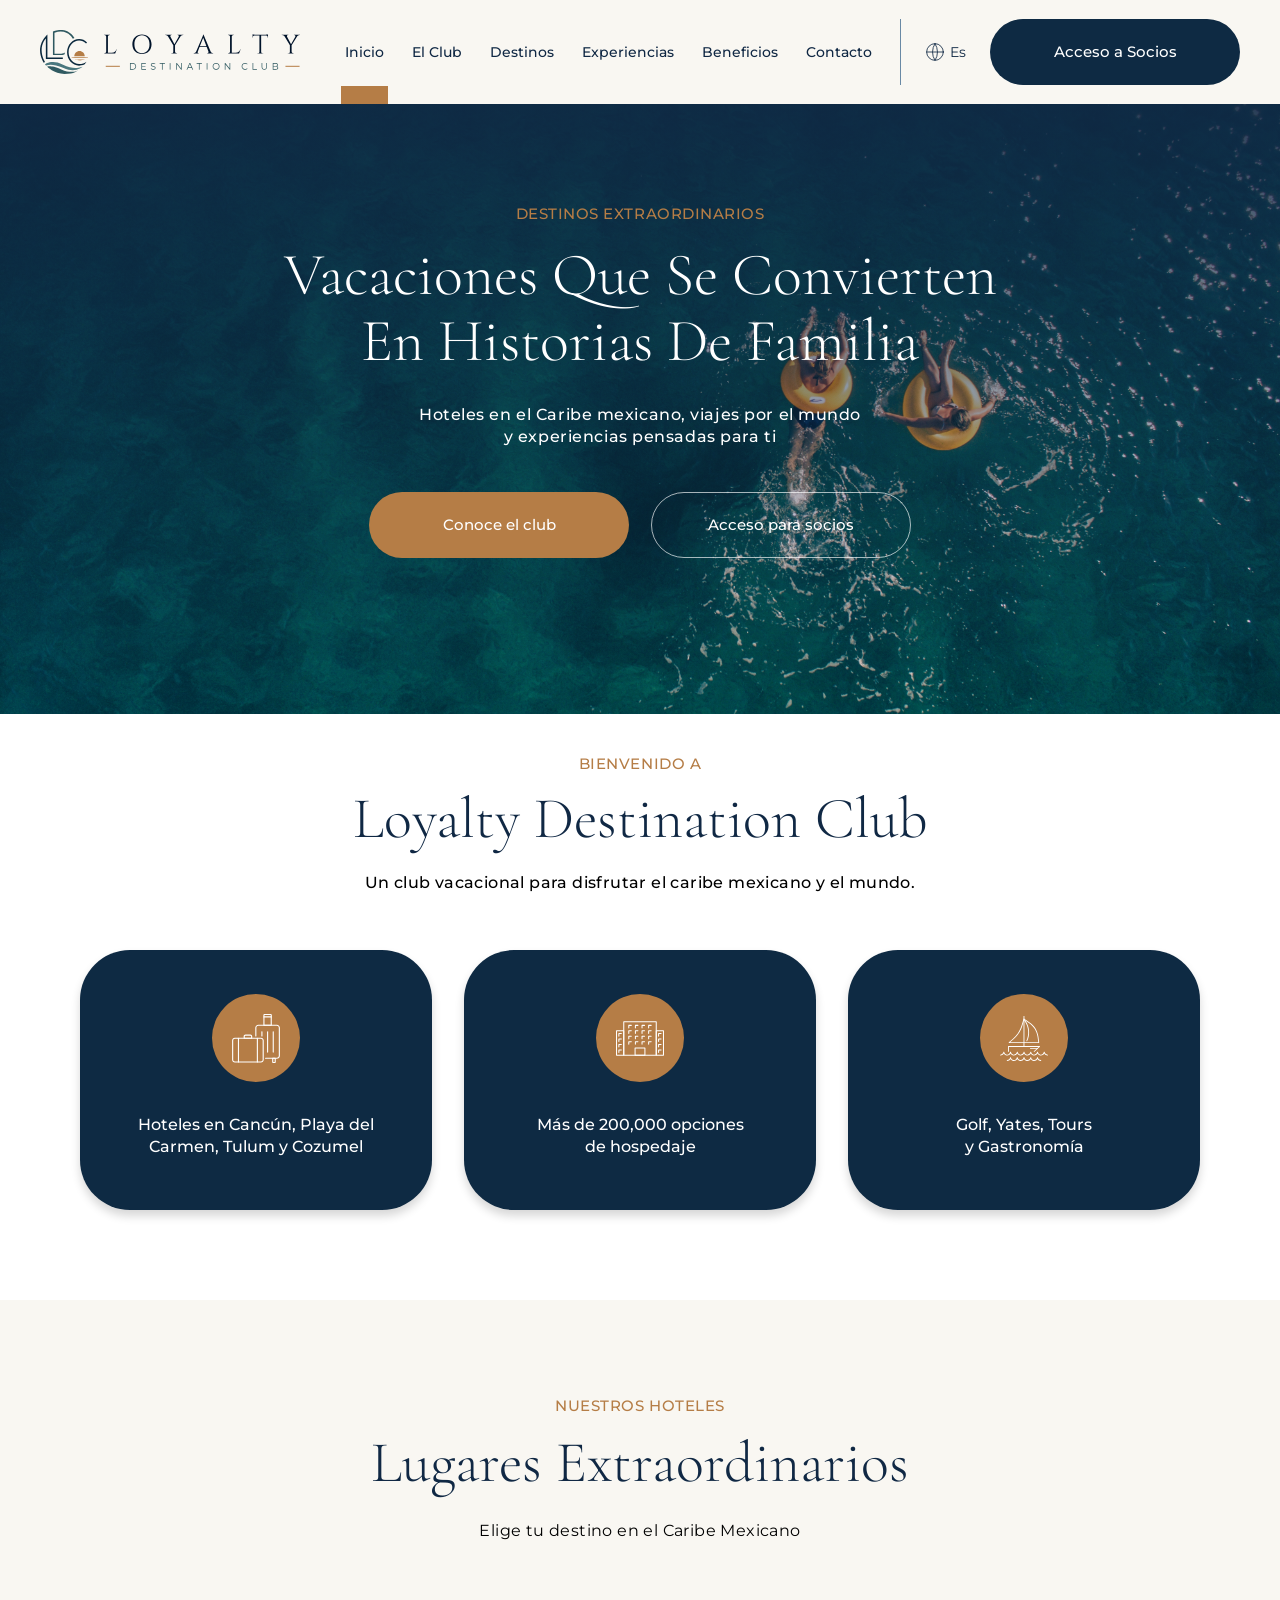
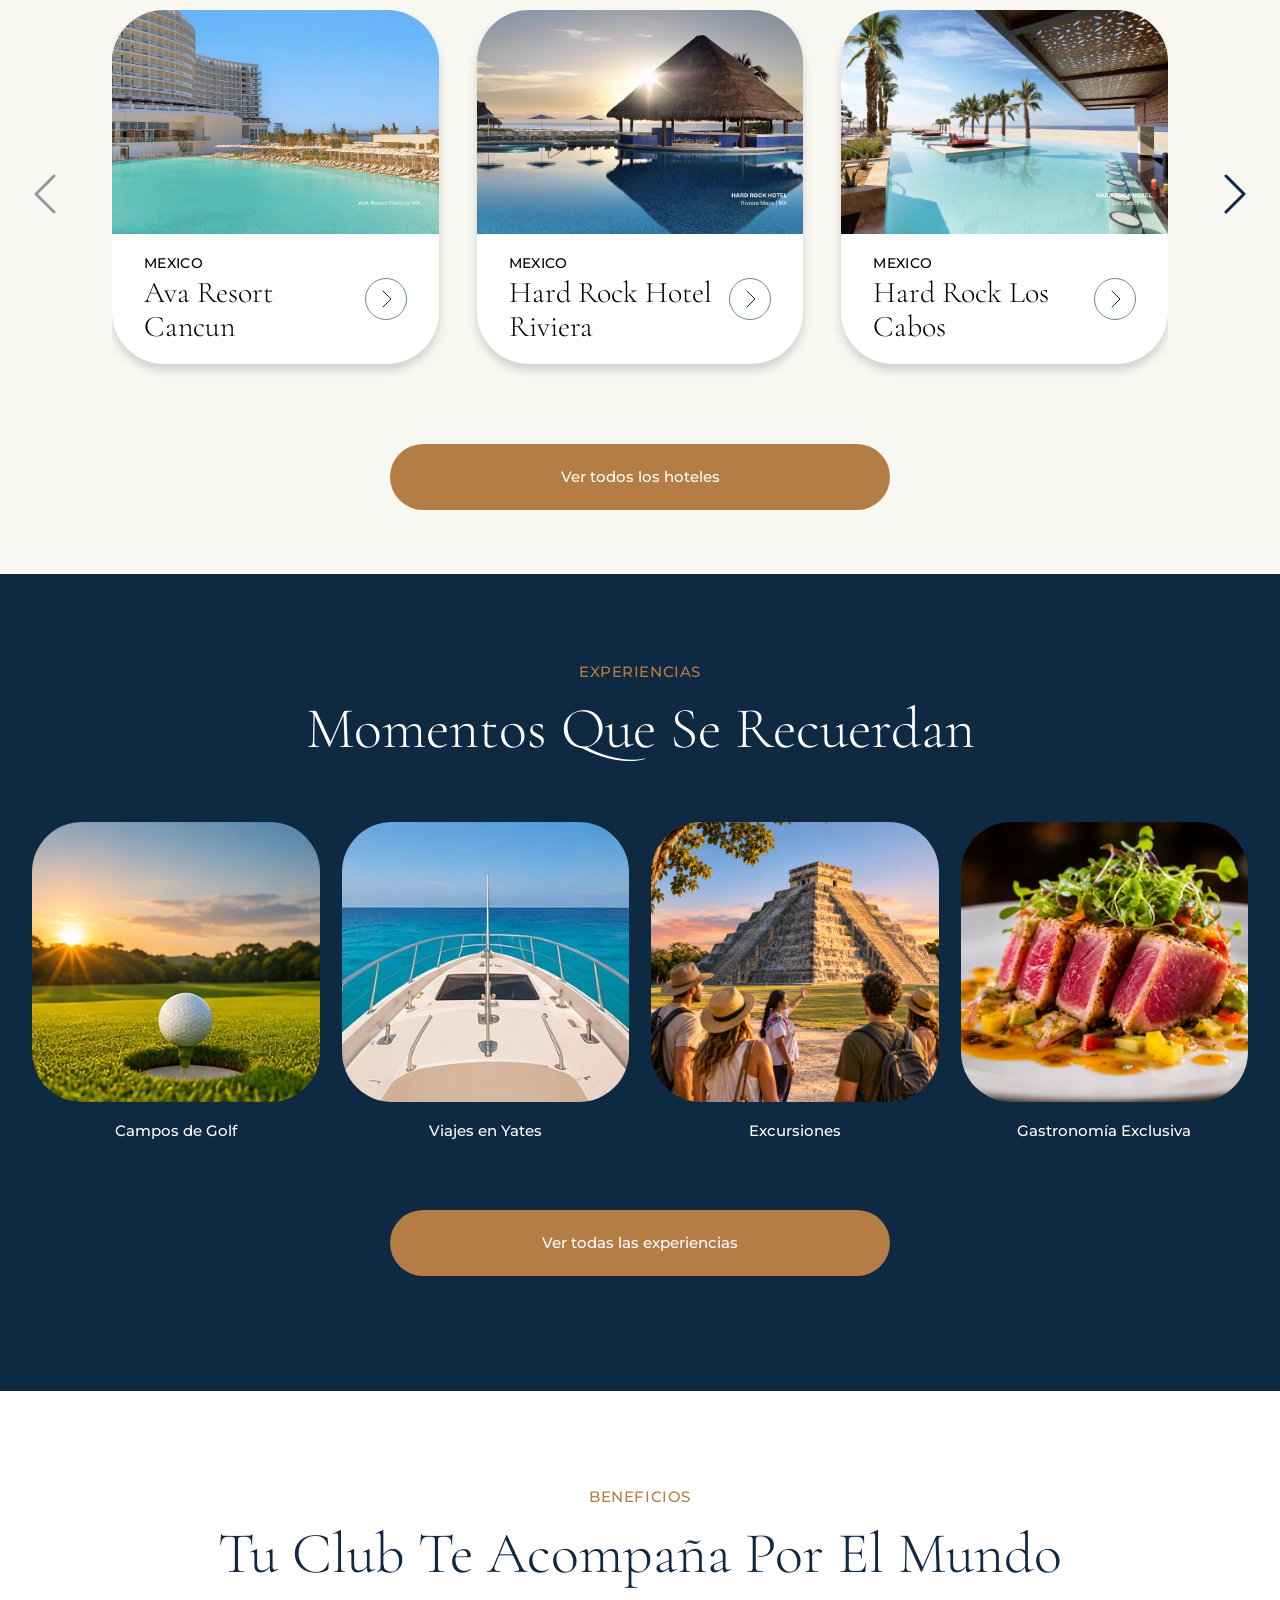
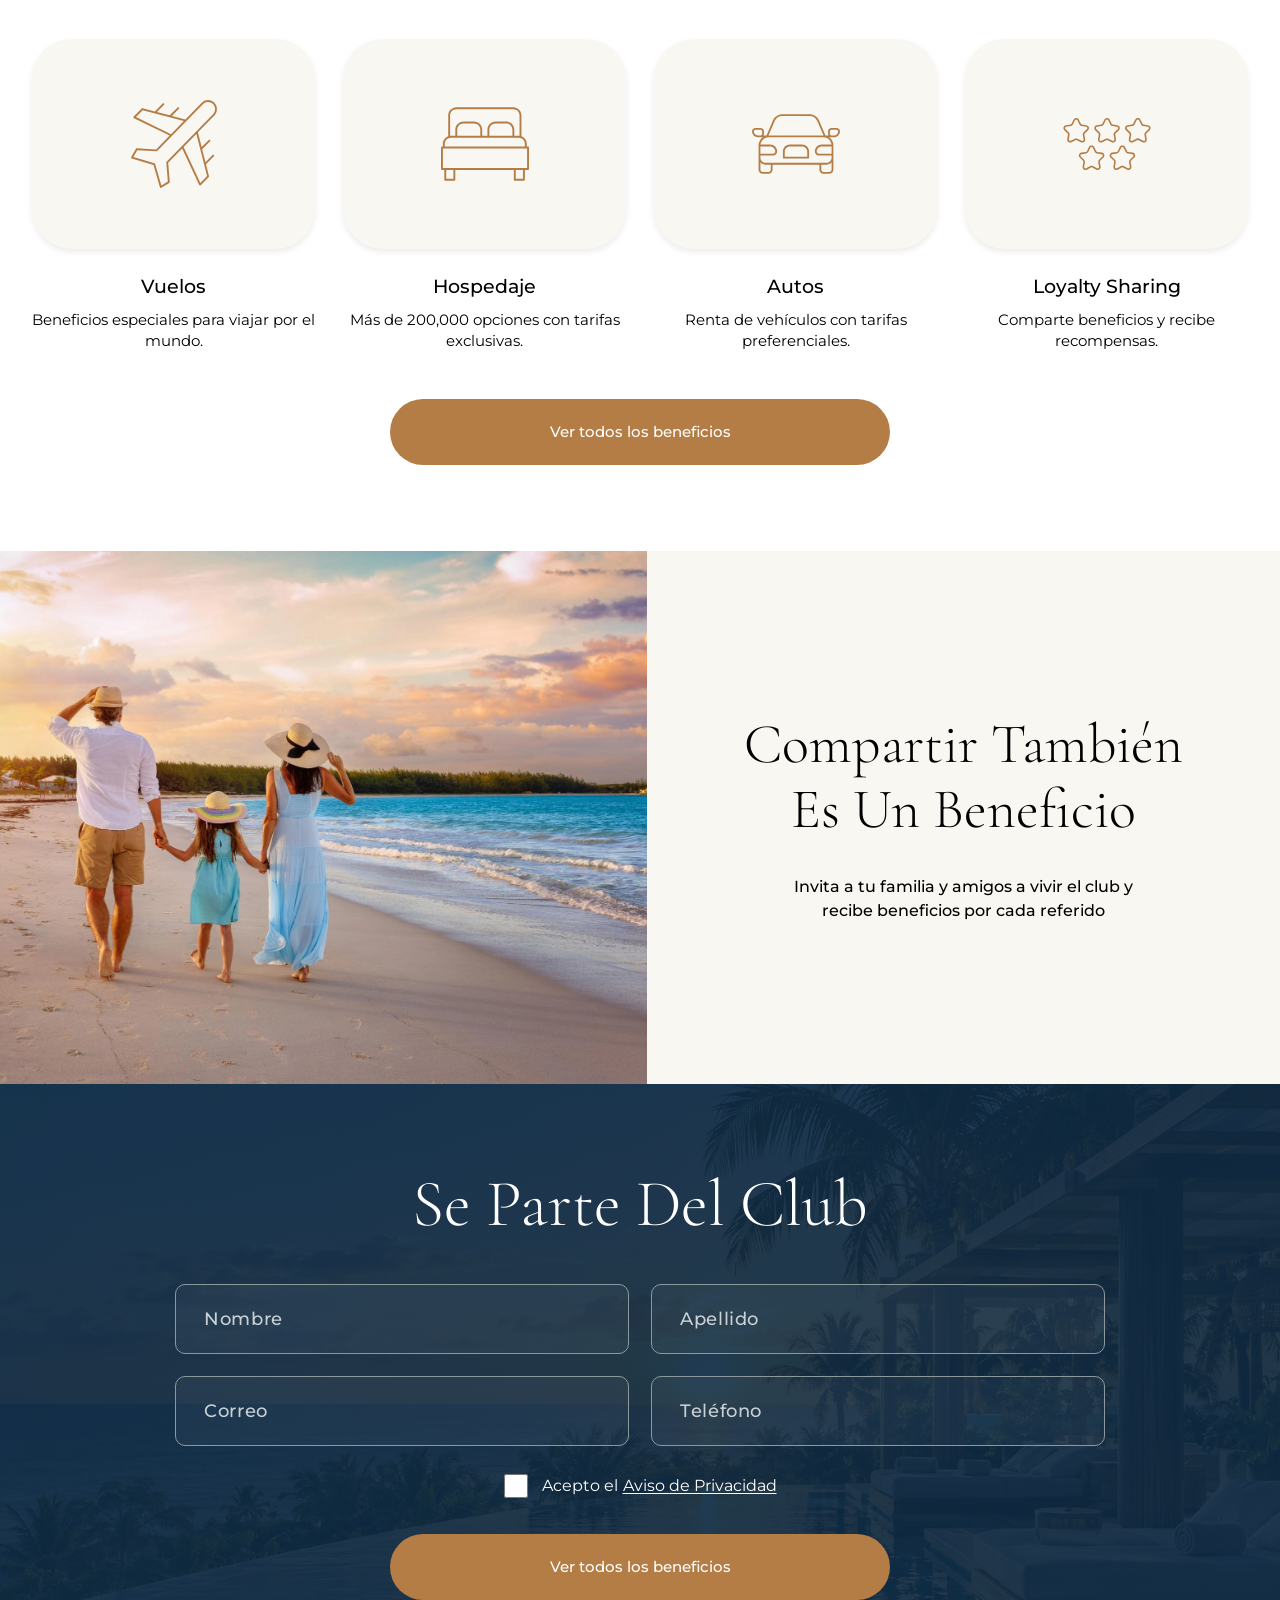
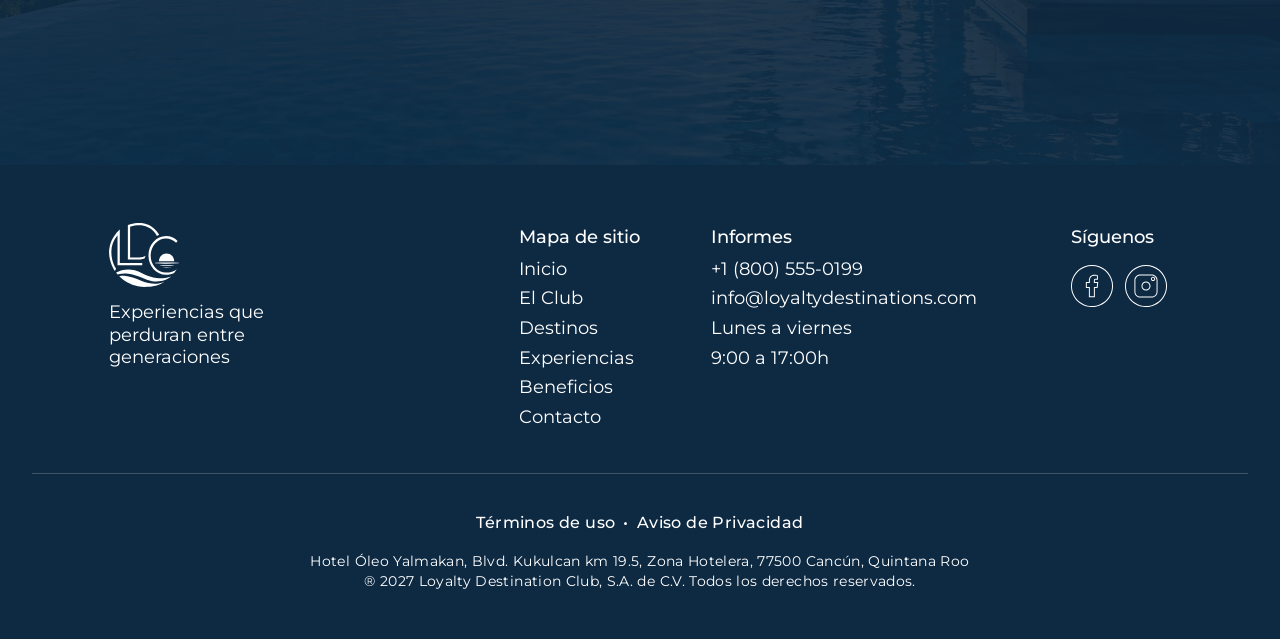
<file: index.html>
<!DOCTYPE html>
<html lang="es">
  <head>
    <meta charset="UTF-8" />
    <meta name="viewport" content="width=device-width, initial-scale=1" />
    <meta
      name="description"
      content="Loyalty Destination Club. Hoteles, viajes y experiencias en el Caribe mexicano."
    />
    <title>Inicio | Loyalty Destination Club</title>
    <link rel="icon" href="assets/mark.svg" type="image/svg+xml" />
    <link rel="stylesheet" href="fonts/fonts.css" />
    <link rel="stylesheet" href="css/general.css" />
    <link rel="stylesheet" href="css/inicio.css" />
    <link rel="stylesheet" href="css/footer.css" />
    <script src="js/principal.js" defer></script>
    <script src="js/carruseles.js" defer></script>
  </head>
  <body class="">
    <a class="skip-link" href="#contenido">Saltar al contenido</a>

    <!-- COMPONENTE: Cabecera y navegación principal -->
    <header class="site-header">
      <div class="site-header__inner">
        <a class="site-brand" href="index.html" aria-label="Loyalty Destination Club: inicio">
          <img src="assets/logo.svg" alt="Loyalty Destination Club" width="326" height="55" />
        </a>
        <button
          class="menu-toggle"
          type="button"
          aria-label="Abrir menú"
          aria-expanded="false"
          aria-controls="main-navigation"
          data-menu-toggle
        >
          <svg
            class="icon"
            viewBox="0 0 24 24"
            fill="none"
            stroke="currentColor"
            stroke-width="1"
            stroke-linecap="round"
            stroke-linejoin="round"
            aria-hidden="true"
          >
            <path d="M3 5h18M3 12h18M3 19h18" />
          </svg>
        </button>
        <nav class="main-navigation" id="main-navigation" aria-label="Navegación principal">
          <ul>
            <li><a href="index.html" aria-current="page">Inicio</a></li>
            <li><a href="el-club.html">El Club</a></li>
            <li><a href="destinos.html">Destinos</a></li>
            <li><a href="experiencias.html">Experiencias</a></li>
            <li><a href="beneficios.html">Beneficios</a></li>
            <li><a href="contacto.html">Contacto</a></li>
          </ul>
        </nav>
        <div class="site-header__actions">
          <button
            class="language-control"
            type="button"
            aria-label="Idioma: español"
            data-action="cambiar-idioma"
          >
            <svg
              class="icon"
              viewBox="0 0 24 24"
              fill="none"
              stroke="currentColor"
              stroke-width="1"
              stroke-linecap="round"
              stroke-linejoin="round"
              aria-hidden="true"
            >
              <circle cx="12" cy="12" r="10" />
              <path d="M2 12h20M12 2a18 18 0 0 1 0 20 18 18 0 0 1 0-20" /></svg
            ><span>Es</span>
          </button>
          <a class="button button--nav" href="https://emmachuche.github.io/loyalty-static-files/login.html">Acceso a Socios</a>
        </div>
      </div>
    </header>

    <main id="contenido">
      <!-- COMPONENTE: Banner principal -->
      <section class="hero hero--home" aria-labelledby="hero-title">
        <img class="hero__image" src="assets/hero-inicio.webp" alt="" fetchpriority="high" />
        <div class="hero__overlay"></div>
        <div class="hero__content">
          <p class="eyebrow">DESTINOS EXTRAORDINARIOS</p>
          <h1 id="hero-title">Vacaciones Que Se Convierten<br />En Historias De Familia</h1>
          <p class="hero__description">
            Hoteles en el Caribe mexicano, viajes por el mundo<br class="desktop-break" />y
            experiencias pensadas para ti
          </p>
          <div class="hero__actions">
            <a class="button button--gold" href="el-club.html">Conoce el club</a
            ><a class="button button--outline" href="login.html">Acceso para socios</a>
          </div>
        </div>
      </section>

      <!-- COMPONENTE: Bienvenida y ventajas del club -->
      <section class="welcome-section" aria-labelledby="welcome-title">
        <header class="section-heading">
          <p class="eyebrow">BIENVENIDO A</p>
          <h2 id="welcome-title">Loyalty Destination Club</h2>
          <p class="section-heading__description">
            Un club vacacional para disfrutar el caribe mexicano y el mundo.
          </p>
        </header>

        <div class="welcome-grid">
          <article class="welcome-card">
            <span class="welcome-card__icon"
              >
              <span class="icono icono-hoteles m-auto color-white icono-tamanio-pequeño"></span>
            </span>
            <h3>Hoteles en Cancún, Playa del Carmen, Tulum y Cozumel</h3>
          </article>
          <article class="welcome-card">
            <span class="welcome-card__icon"
              ><span class="icono home-hospedajes m-auto color-white icono-tamanio-pequeño"></span></span>
            <h3>Más de 200,000 opciones<br />de hospedaje</h3>
          </article>
          <article class="welcome-card">
            <span class="welcome-card__icon"
              ><span class="icono icono-yates m-auto color-white icono-tamanio-pequeño"></span></span>
            <h3>Golf, Yates, Tours<br />y Gastronomía</h3>
          </article>
        </div>
      </section>

      <!-- COMPONENTE: Hoteles destacados -->
      <section class="home-hotels section--sand" aria-labelledby="home-hotels-title">
        <header class="section-heading">
          <p class="eyebrow">NUESTROS HOTELES</p>
          <h2 id="home-hotels-title">Lugares Extraordinarios</h2>
          <p class="section-heading__description">Elige tu destino en el Caribe Mexicano</p>
        </header>

        <!-- COMPONENTE: Carrusel en JavaScript vanilla -->
        <div
          class="carousel carousel--hotels"
          data-carousel
          aria-label="Hoteles destacados"
          role="region"
          aria-roledescription="carrusel"
        >
          <button
            class="carousel__control carousel__control--previous"
            type="button"
            aria-label="Anterior"
            aria-controls="hoteles-destacados"
            data-carousel-previous
          >
            <svg
              class="icon"
              viewBox="0 0 24 24"
              fill="none"
              stroke="currentColor"
              stroke-width="1"
              stroke-linecap="round"
              stroke-linejoin="round"
              aria-hidden="true"
            >
              <path d="m15 3-9 9 9 9" />
            </svg>
          </button>
          <ul class="carousel__track" id="hoteles-destacados" data-carousel-track tabindex="0">
            <li class="carousel__slide" data-carousel-slide aria-label="1 de 11">
              <!-- COMPONENTE: Tarjeta de hotel -->
              <article class="hotel-card">
                <img
                  src="assets/ava-resort.webp"
                  alt="Ava Resort Cancun"
                  width="478"
                  height="278"
                  loading="eager"
                />
                <div class="hotel-card__body">
                  <div>
                    <p class="hotel-card__location">MEXICO</p>
                    <h3>Ava Resort Cancun</h3>
                  </div>
                  <button
                    class="hotel-card__link"
                    type="button"
                    aria-label="Ver Ava Resort Cancun"
                    data-action="ver-hotel"
                    data-hotel="ava-resort"
                  >
                    <svg
                      class="icon"
                      viewBox="0 0 24 24"
                      fill="none"
                      stroke="currentColor"
                      stroke-width="1"
                      stroke-linecap="round"
                      stroke-linejoin="round"
                      aria-hidden="true"
                    >
                      <path d="m9 4 8 8-8 8" />
                    </svg>
                  </button>
                </div>
              </article>
            </li>
            <li class="carousel__slide" data-carousel-slide aria-label="2 de 11">
              <!-- COMPONENTE: Tarjeta de hotel -->
              <article class="hotel-card">
                <img
                  src="assets/hard-rock-riviera.webp"
                  alt="Hard Rock Hotel Riviera"
                  width="478"
                  height="278"
                  loading="eager"
                />
                <div class="hotel-card__body">
                  <div>
                    <p class="hotel-card__location">MEXICO</p>
                    <h3>Hard Rock Hotel Riviera</h3>
                  </div>
                  <button
                    class="hotel-card__link"
                    type="button"
                    aria-label="Ver Hard Rock Hotel Riviera"
                    data-action="ver-hotel"
                    data-hotel="hard-rock-riviera"
                  >
                    <svg
                      class="icon"
                      viewBox="0 0 24 24"
                      fill="none"
                      stroke="currentColor"
                      stroke-width="1"
                      stroke-linecap="round"
                      stroke-linejoin="round"
                      aria-hidden="true"
                    >
                      <path d="m9 4 8 8-8 8" />
                    </svg>
                  </button>
                </div>
              </article>
            </li>
            <li class="carousel__slide" data-carousel-slide aria-label="3 de 11">
              <!-- COMPONENTE: Tarjeta de hotel -->
              <article class="hotel-card">
                <img
                  src="assets/hard-rock-cabos.webp"
                  alt="Hard Rock Los Cabos"
                  width="478"
                  height="278"
                  loading="eager"
                />
                <div class="hotel-card__body">
                  <div>
                    <p class="hotel-card__location">MEXICO</p>
                    <h3>Hard Rock Los Cabos</h3>
                  </div>
                  <button
                    class="hotel-card__link"
                    type="button"
                    aria-label="Ver Hard Rock Los Cabos"
                    data-action="ver-hotel"
                    data-hotel="hard-rock-cabos"
                  >
                    <svg
                      class="icon"
                      viewBox="0 0 24 24"
                      fill="none"
                      stroke="currentColor"
                      stroke-width="1"
                      stroke-linecap="round"
                      stroke-linejoin="round"
                      aria-hidden="true"
                    >
                      <path d="m9 4 8 8-8 8" />
                    </svg>
                  </button>
                </div>
              </article>
            </li>
            <li class="carousel__slide" data-carousel-slide aria-label="4 de 11">
              <!-- COMPONENTE: Tarjeta de hotel -->
              <article class="hotel-card">
                <img
                  src="assets/playa-azul.webp"
                  alt="Playa Azul"
                  width="478"
                  height="278"
                  loading="eager"
                />
                <div class="hotel-card__body">
                  <div>
                    <p class="hotel-card__location">COZUMEL</p>
                    <h3>Playa Azul</h3>
                  </div>
                  <button
                    class="hotel-card__link"
                    type="button"
                    aria-label="Ver Playa Azul"
                    data-action="ver-hotel"
                    data-hotel="playa-azul"
                  >
                    <svg
                      class="icon"
                      viewBox="0 0 24 24"
                      fill="none"
                      stroke="currentColor"
                      stroke-width="1"
                      stroke-linecap="round"
                      stroke-linejoin="round"
                      aria-hidden="true"
                    >
                      <path d="m9 4 8 8-8 8" />
                    </svg>
                  </button>
                </div>
              </article>
            </li>
            <li class="carousel__slide" data-carousel-slide aria-label="5 de 11">
              <!-- COMPONENTE: Tarjeta de hotel -->
              <article class="hotel-card">
                <img
                  src="assets/antera.webp"
                  alt="Antera Hotel"
                  width="478"
                  height="278"
                  loading="eager"
                />
                <div class="hotel-card__body">
                  <div>
                    <p class="hotel-card__location">PLAYA DEL CARMEN</p>
                    <h3>Antera Hotel</h3>
                  </div>
                  <button
                    class="hotel-card__link"
                    type="button"
                    aria-label="Ver Antera Hotel"
                    data-action="ver-hotel"
                    data-hotel="antera"
                  >
                    <svg
                      class="icon"
                      viewBox="0 0 24 24"
                      fill="none"
                      stroke="currentColor"
                      stroke-width="1"
                      stroke-linecap="round"
                      stroke-linejoin="round"
                      aria-hidden="true"
                    >
                      <path d="m9 4 8 8-8 8" />
                    </svg>
                  </button>
                </div>
              </article>
            </li>
            <li class="carousel__slide" data-carousel-slide aria-label="6 de 11">
              <!-- COMPONENTE: Tarjeta de hotel -->
              <article class="hotel-card">
                <img
                  src="assets/hotel-52.webp"
                  alt="Hotel 52"
                  width="478"
                  height="278"
                  loading="eager"
                />
                <div class="hotel-card__body">
                  <div>
                    <p class="hotel-card__location">PLAYA DEL CARMEN</p>
                    <h3>Hotel 52</h3>
                  </div>
                  <button
                    class="hotel-card__link"
                    type="button"
                    aria-label="Ver Hotel 52"
                    data-action="ver-hotel"
                    data-hotel="hotel-52"
                  >
                    <svg
                      class="icon"
                      viewBox="0 0 24 24"
                      fill="none"
                      stroke="currentColor"
                      stroke-width="1"
                      stroke-linecap="round"
                      stroke-linejoin="round"
                      aria-hidden="true"
                    >
                      <path d="m9 4 8 8-8 8" />
                    </svg>
                  </button>
                </div>
              </article>
            </li>
            <li class="carousel__slide" data-carousel-slide aria-label="7 de 11">
              <!-- COMPONENTE: Tarjeta de hotel -->
              <article class="hotel-card">
                <img
                  src="assets/naala-tulum.webp"
                  alt="Naala Tulum"
                  width="478"
                  height="278"
                  loading="eager"
                />
                <div class="hotel-card__body">
                  <div>
                    <p class="hotel-card__location">TULUM</p>
                    <h3>Naala Tulum</h3>
                  </div>
                  <button
                    class="hotel-card__link"
                    type="button"
                    aria-label="Ver Naala Tulum"
                    data-action="ver-hotel"
                    data-hotel="naala-tulum"
                  >
                    <svg
                      class="icon"
                      viewBox="0 0 24 24"
                      fill="none"
                      stroke="currentColor"
                      stroke-width="1"
                      stroke-linecap="round"
                      stroke-linejoin="round"
                      aria-hidden="true"
                    >
                      <path d="m9 4 8 8-8 8" />
                    </svg>
                  </button>
                </div>
              </article>
            </li>
            <li class="carousel__slide" data-carousel-slide aria-label="8 de 11">
              <!-- COMPONENTE: Tarjeta de hotel -->
              <article class="hotel-card">
                <img
                  src="assets/bsea-cancun.webp"
                  alt="BSEA Cancún"
                  width="478"
                  height="278"
                  loading="eager"
                />
                <div class="hotel-card__body">
                  <div>
                    <p class="hotel-card__location">CANCÚN</p>
                    <h3>BSEA Cancún</h3>
                  </div>
                  <button
                    class="hotel-card__link"
                    type="button"
                    aria-label="Ver BSEA Cancún"
                    data-action="ver-hotel"
                    data-hotel="bsea-cancun"
                  >
                    <svg
                      class="icon"
                      viewBox="0 0 24 24"
                      fill="none"
                      stroke="currentColor"
                      stroke-width="1"
                      stroke-linecap="round"
                      stroke-linejoin="round"
                      aria-hidden="true"
                    >
                      <path d="m9 4 8 8-8 8" />
                    </svg>
                  </button>
                </div>
              </article>
            </li>
            <li class="carousel__slide" data-carousel-slide aria-label="9 de 11">
              <!-- COMPONENTE: Tarjeta de hotel -->
              <article class="hotel-card">
                <img
                  src="assets/cyan-resort.webp"
                  alt="Cyan Resort"
                  width="478"
                  height="278"
                  loading="eager"
                />
                <div class="hotel-card__body">
                  <div>
                    <p class="hotel-card__location">CANCÚN</p>
                    <h3>Cyan Resort</h3>
                  </div>
                  <button
                    class="hotel-card__link"
                    type="button"
                    aria-label="Ver Cyan Resort"
                    data-action="ver-hotel"
                    data-hotel="cyan-resort"
                  >
                    <svg
                      class="icon"
                      viewBox="0 0 24 24"
                      fill="none"
                      stroke="currentColor"
                      stroke-width="1"
                      stroke-linecap="round"
                      stroke-linejoin="round"
                      aria-hidden="true"
                    >
                      <path d="m9 4 8 8-8 8" />
                    </svg>
                  </button>
                </div>
              </article>
            </li>
            <li class="carousel__slide" data-carousel-slide aria-label="10 de 11">
              <!-- COMPONENTE: Tarjeta de hotel -->
              <article class="hotel-card">
                <img
                  src="assets/san-pedro.webp"
                  alt="San Pedro Hotel"
                  width="478"
                  height="278"
                  loading="eager"
                />
                <div class="hotel-card__body">
                  <div>
                    <p class="hotel-card__location">PLAYA DEL CARMEN</p>
                    <h3>San Pedro Hotel</h3>
                  </div>
                  <button
                    class="hotel-card__link"
                    type="button"
                    aria-label="Ver San Pedro Hotel"
                    data-action="ver-hotel"
                    data-hotel="san-pedro"
                  >
                    <svg
                      class="icon"
                      viewBox="0 0 24 24"
                      fill="none"
                      stroke="currentColor"
                      stroke-width="1"
                      stroke-linecap="round"
                      stroke-linejoin="round"
                      aria-hidden="true"
                    >
                      <path d="m9 4 8 8-8 8" />
                    </svg>
                  </button>
                </div>
              </article>
            </li>
            <li class="carousel__slide" data-carousel-slide aria-label="11 de 11">
              <!-- COMPONENTE: Tarjeta de hotel -->
              <article class="hotel-card">
                <img
                  src="assets/bio-distinctive.webp"
                  alt="Bio Distinctive"
                  width="478"
                  height="278"
                  loading="eager"
                />
                <div class="hotel-card__body">
                  <div>
                    <p class="hotel-card__location">PLAYA DEL CARMEN</p>
                    <h3>Bio Distinctive</h3>
                  </div>
                  <button
                    class="hotel-card__link"
                    type="button"
                    aria-label="Ver Bio Distinctive"
                    data-action="ver-hotel"
                    data-hotel="bio-distinctive"
                  >
                    <svg
                      class="icon"
                      viewBox="0 0 24 24"
                      fill="none"
                      stroke="currentColor"
                      stroke-width="1"
                      stroke-linecap="round"
                      stroke-linejoin="round"
                      aria-hidden="true"
                    >
                      <path d="m9 4 8 8-8 8" />
                    </svg>
                  </button>
                </div>
              </article>
            </li>
          </ul>
          <button
            class="carousel__control carousel__control--next"
            type="button"
            aria-label="Siguiente"
            aria-controls="hoteles-destacados"
            data-carousel-next
          >
            <svg
              class="icon"
              viewBox="0 0 24 24"
              fill="none"
              stroke="currentColor"
              stroke-width="1"
              stroke-linecap="round"
              stroke-linejoin="round"
              aria-hidden="true"
            >
              <path d="m9 3 9 9-9 9" />
            </svg>
          </button>
          <p class="sr-only" aria-live="polite" data-carousel-status></p>
        </div>

        <div class="section-actions">
          <a class="button button--gold button--wide" href="hoteles.html">Ver todos los hoteles</a>
        </div>
      </section>

      <!-- COMPONENTE: Resumen de experiencias -->
      <section class="home-experiences section--navy" aria-labelledby="home-experiences-title">
        <header class="section-heading">
          <p class="eyebrow">EXPERIENCIAS</p>
          <h2 id="home-experiences-title">Momentos Que Se Recuerdan</h2>
        </header>

        <ul class="experience-preview-grid">
          <li>
            <a href="experiencias.html"
              ><img
                src="assets/golf-inicio.webp"
                alt="Campos de Golf"
                width="361"
                height="317"
                loading="eager"
              />
              <h3>Campos de Golf</h3></a
            >
          </li>
          <li>
            <a href="experiencias.html"
              ><img
                src="assets/yate-inicio.webp"
                alt="Viajes en Yates"
                width="361"
                height="317"
                loading="eager"
              />
              <h3>Viajes en Yates</h3></a
            >
          </li>
          <li>
            <a href="experiencias.html"
              ><img
                src="assets/excursion-inicio.webp"
                alt="Excursiones"
                width="361"
                height="317"
                loading="eager"
              />
              <h3>Excursiones</h3></a
            >
          </li>
          <li>
            <a href="experiencias.html"
              ><img
                src="assets/gastronomia-inicio.webp"
                alt="Gastronomía Exclusiva"
                width="361"
                height="317"
                loading="eager"
              />
              <h3>Gastronomía Exclusiva</h3></a
            >
          </li>
        </ul>
        <div class="section-actions">
          <a class="button button--gold button--wide" href="experiencias.html"
            >Ver todas las experiencias</a
          >
        </div>
      </section>

      <!-- COMPONENTE: Beneficios -->
      <section class="home-benefits" id="beneficios" aria-labelledby="benefits-title">
        <header class="section-heading">
          <p class="eyebrow">BENEFICIOS</p>
          <h2 id="benefits-title">Tu Club Te Acompaña Por El Mundo</h2>
        </header>

        <div class="benefits-grid">
          <article class="benefit-card">
            <div class="benefit-card__icon">
              <span class="icono beneficios-vuelos m-auto color-brown icono-tamanio-mediano"></span>
            </div>
            <h3>Vuelos</h3>
            <p>Beneficios especiales para viajar por el mundo.</p>
          </article>
          <article class="benefit-card">
            <div class="benefit-card__icon">
              <span class="icono beneficios-hospedaje m-auto color-brown icono-tamanio-mediano"></span>
            </div>
            <h3>Hospedaje</h3>
            <p>Más de 200,000 opciones con tarifas exclusivas.</p>
          </article>
          <article class="benefit-card">
            <div class="benefit-card__icon">
              <span class="icono beneficios-autos m-auto color-brown icono-tamanio-mediano"></span>
            </div>
            <h3>Autos</h3>
            <p>Renta de vehículos con tarifas preferenciales.</p>
          </article>
          <article class="benefit-card">
            <div class="benefit-card__icon">
              <span class="icono beneficios-loyalty m-auto color-brown icono-tamanio-mediano"></span>
            </div>
            <h3>Loyalty Sharing</h3>
            <p>Comparte beneficios y recibe recompensas.</p>
          </article>
        </div>
        <div class="section-actions">
          <a href="beneficios.html"
            class="button button--gold button--wide"
            type="button"
          >
            Ver todos los beneficios
        </a>
        </div>
      </section>

      <!-- COMPONENTE: Loyalty Sharing -->
      <section class="sharing-section" aria-labelledby="sharing-title">
        <img
          src="assets/familia-playa.webp"
          alt="Familia disfrutando un paseo junto al mar"
          width="971"
          height="533"
          loading="eager"
        />
        <div class="sharing-section__copy">
          <h2 id="sharing-title">Compartir También<br />Es Un Beneficio</h2>
          <p>
            Invita a tu familia y amigos a vivir el club y<br class="desktop-break" />recibe
            beneficios por cada referido
          </p>
        </div>
      </section>

      <!-- COMPONENTE: Formulario de contacto. Pendiente de conectar a tu servicio. -->
      <section class="join-section" id="contacto" aria-labelledby="join-title">
        <h2 id="join-title">Se Parte Del Club</h2>
        <form class="join-form" data-static-form>
          <div class="join-form__fields">
            <label class="sr-only" for="contact-name">Nombre</label
            ><input
              id="contact-name"
              name="nombre"
              placeholder="Nombre"
              autocomplete="given-name"
            />
            <label class="sr-only" for="contact-lastname">Apellido</label
            ><input
              id="contact-lastname"
              name="apellido"
              placeholder="Apellido"
              autocomplete="family-name"
            />
            <label class="sr-only" for="contact-email">Correo</label
            ><input
              id="contact-email"
              name="correo"
              type="email"
              placeholder="Correo"
              autocomplete="email"
            />
            <label class="sr-only" for="contact-phone">Teléfono</label
            ><input
              id="contact-phone"
              name="telefono"
              type="tel"
              placeholder="Teléfono"
              autocomplete="tel"
            />
          </div>
          <div class="join-form__privacy">
            <label for="privacy-consent"
              ><input id="privacy-consent" name="privacidad" type="checkbox" />Acepto el</label
            ><button class="inline-link" type="button" data-action="aviso-privacidad">
              Aviso de Privacidad
            </button>
          </div>
          <a href="beneficios.html"
            class="button button--gold button--wide"
            type="button"
          >
            Ver todos los beneficios
        </a>
        </form>
      </section>
    </main>

    <!-- COMPONENTE: Pie de página -->
    <footer class="footer-principal">
      <div class="footer-contenido">
        <div class="footer-marca">
          <a class="footer-logo" href="index.html" aria-label="Loyalty Destination Club: inicio">
            <span class="icono icono-logo-footer m-auto color-white icono-tamanio-footer"></span>
          </a>
          <p class="footer-frase">Experiencias que<br />perduran entre<br />generaciones</p>
        </div>
    
        <nav class="footer-navegacion" aria-label="Mapa del sitio">
          <h2 class="footer-titulo">Mapa de sitio</h2>
          <ul class="footer-enlaces">
            <li><a href="index.html" aria-current="page">Inicio</a></li>
            <li><a href="el-club.html">El Club</a></li>
            <li><a href="destinos.html">Destinos</a></li>
            <li><a href="experiencias.html">Experiencias</a></li>
            <li><a href="beneficios.html">Beneficios</a></li>
            <li><a href="contacto.html">Contacto</a></li>
          </ul>
        </nav>
    
        <div class="footer-informes">
          <h2 class="footer-titulo">Informes</h2>
          <a href="tel:+18005550199">+1 (800) 555-0199</a>
          <a href="mailto:info@loyaltydestinations.com">info@loyaltydestinations.com</a>
          <p>Lunes a viernes<br />9:00 a 17:00h</p>
        </div>
    
        <div class="footer-social">
          <h2 class="footer-titulo">Síguenos</h2>
          <div class="footer-redes">
            <a class="footer-red" href="#" aria-label="Facebook">
              <span class="icono icono-facebook m-auto color-white icono-tamanio-footer-redes"></span>
            </a>
            <a class="footer-red" href="#" aria-label="Instagram">
              <span class="icono  icono-instagram m-auto color-white icono-tamanio-footer-redes"></span>
            </a>
          </div>
        </div>
      </div>
    
      <div class="footer-legal">
        <div class="footer-legal-enlaces">
          <a href="#" data-action="terminos-uso">Términos de uso</a>
          <span aria-hidden="true">•</span>
          <a href="aviso-privacidad.html" data-action="aviso-privacidad">Aviso de Privacidad</a>
        </div>
        <p class="footer-direccion">
          Hotel Óleo Yalmakan, Blvd. Kukulcan km 19.5, Zona Hotelera, 77500 Cancún, Quintana Roo
        </p>
        <p class="footer-derechos">
          ® 2027 Loyalty Destination Club, S.A. de C.V. Todos los derechos reservados.
        </p>
      </div>
    </footer>
  </body>
</html>
</file>
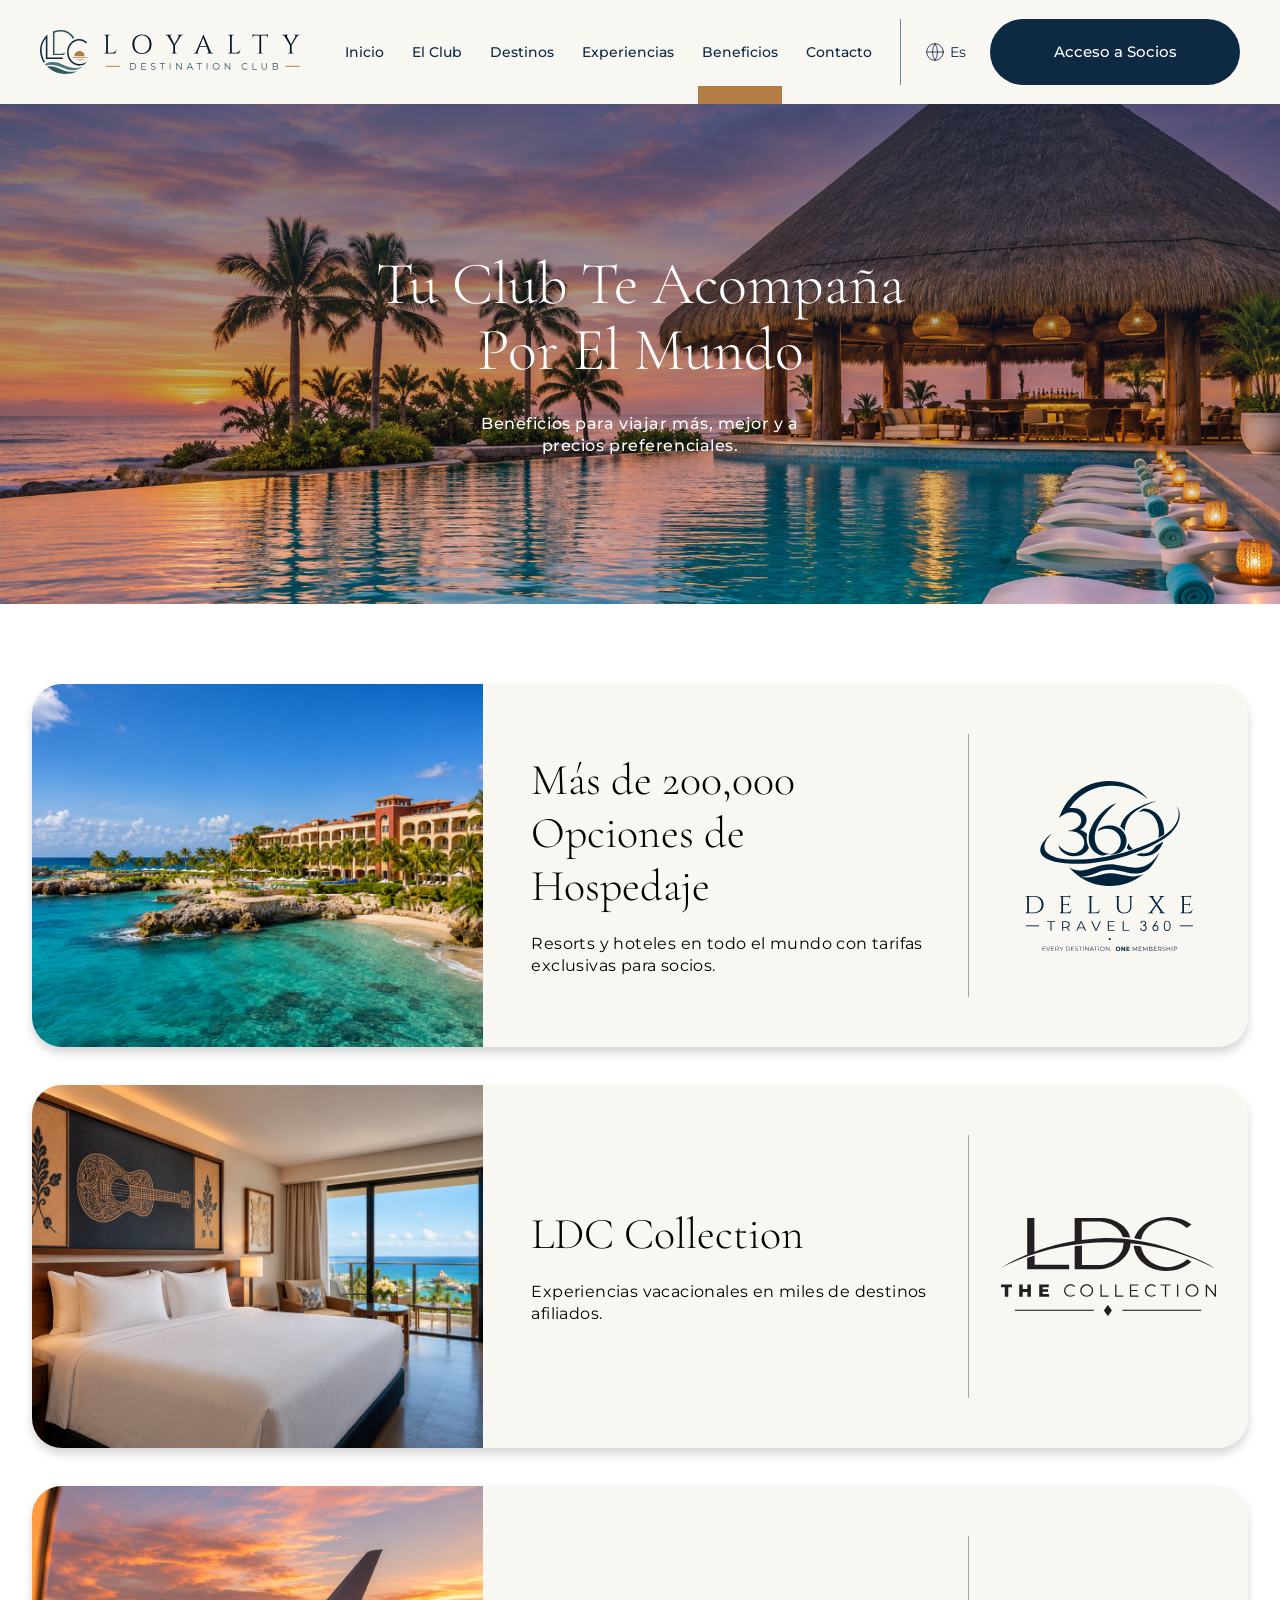
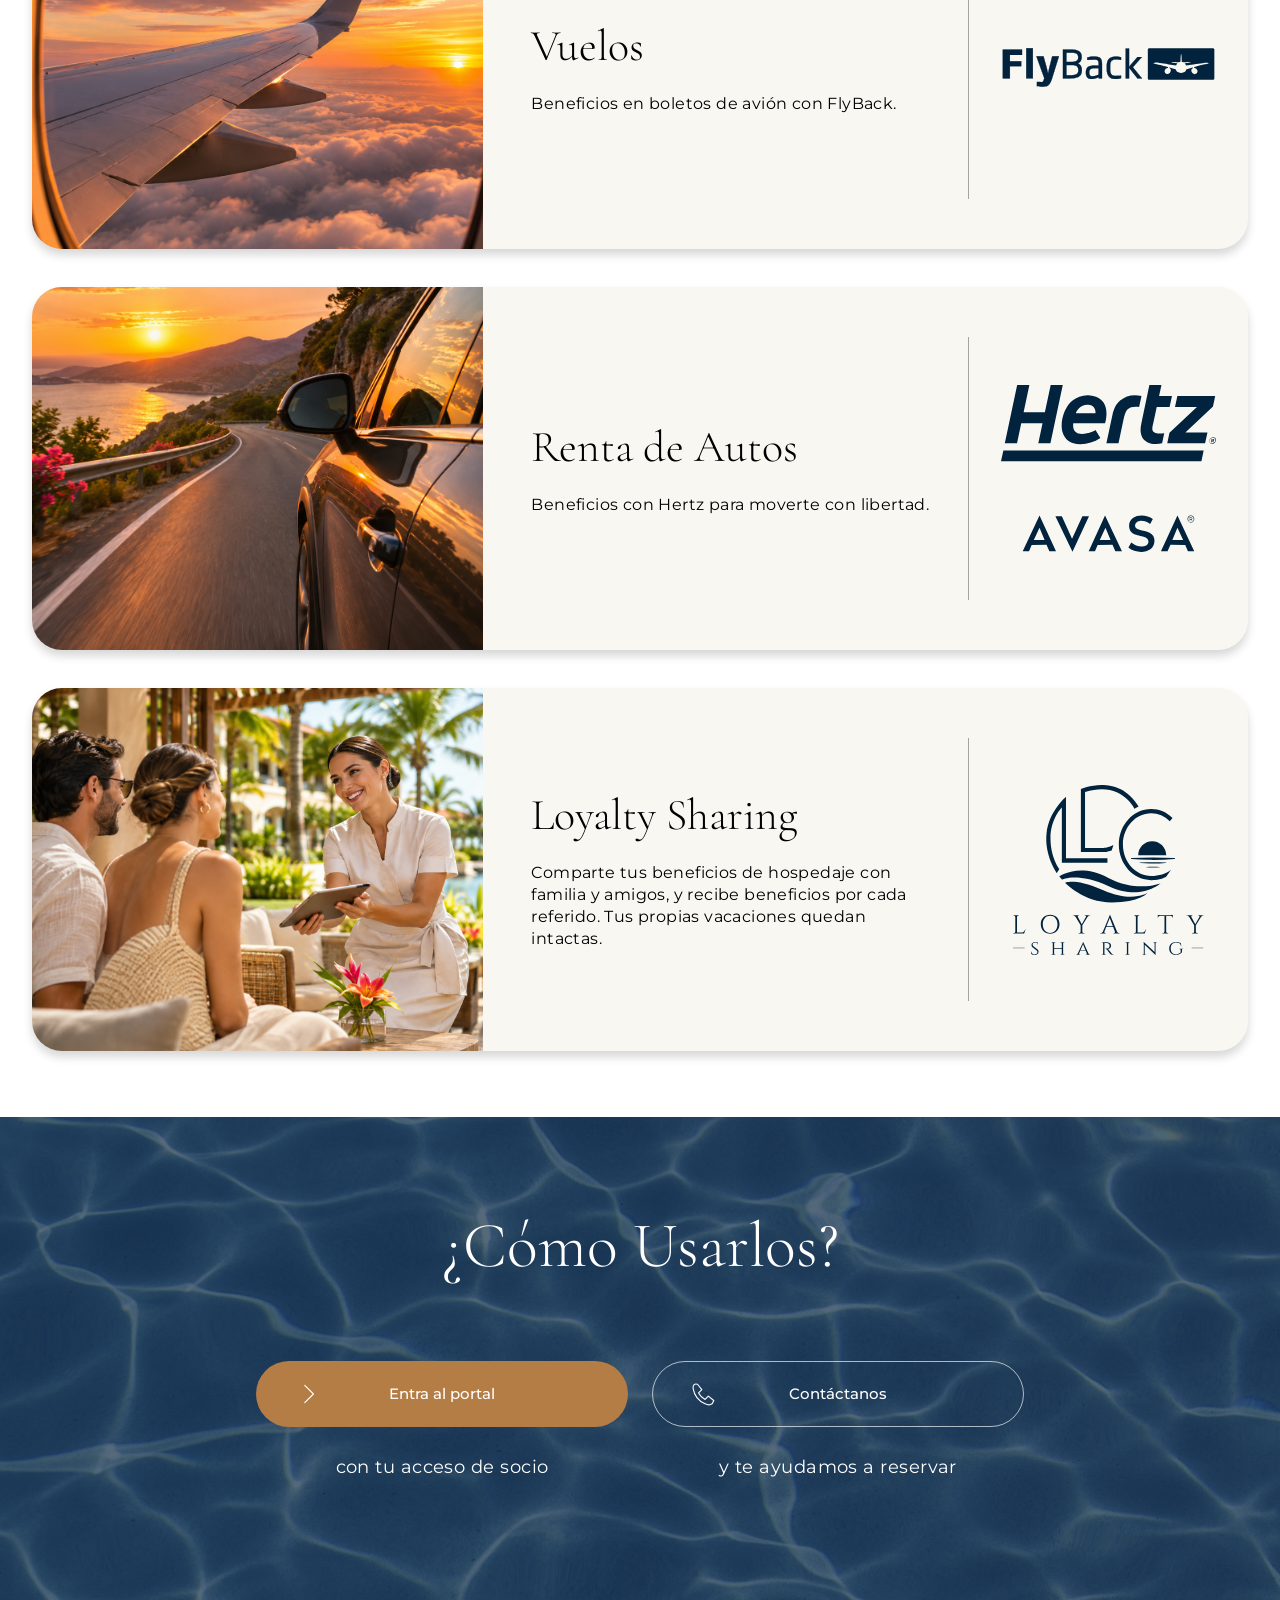
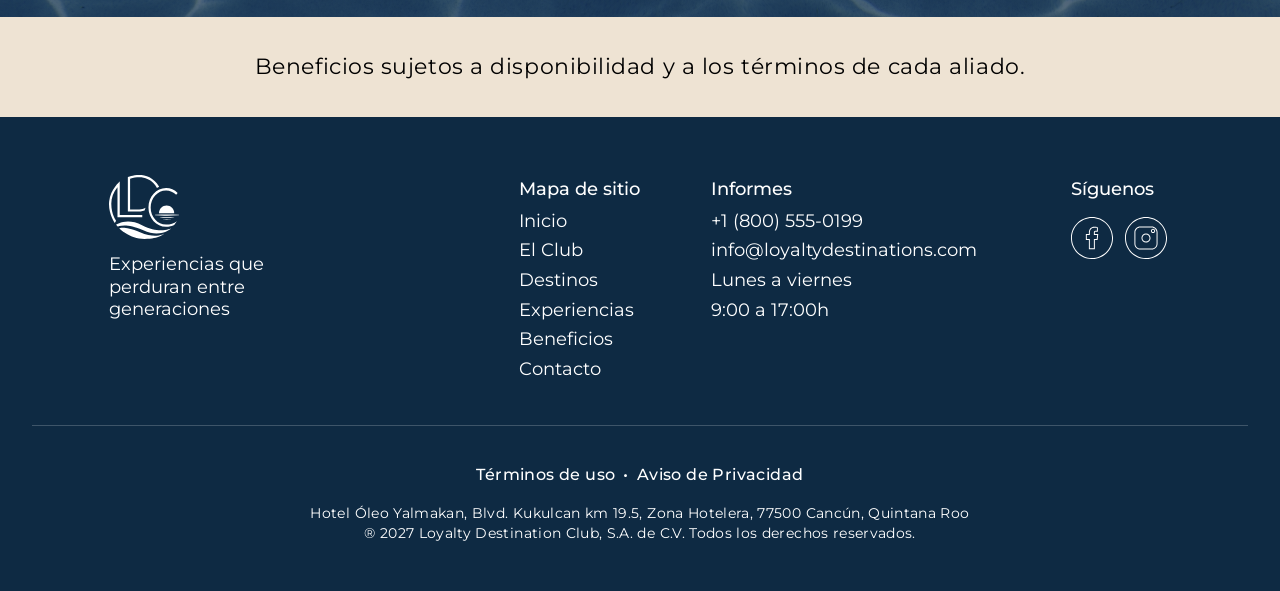
<file: beneficios.html>
<!DOCTYPE html>
<html lang="es">
  <head>
    <meta charset="UTF-8" />
    <meta name="viewport" content="width=device-width, initial-scale=1" />
    <meta
      name="description"
      content="Loyalty Destination Club. Hoteles, viajes y experiencias en el Caribe mexicano."
    />
    <title>Beneficios | Loyalty Destination Club</title>
    <link rel="icon" href="assets/mark.svg" type="image/svg+xml" />
    <link rel="stylesheet" href="fonts/fonts.css" />
    <link rel="stylesheet" href="css/general.css" />
    <link rel="stylesheet" href="css/beneficios.css" />
    <link rel="stylesheet" href="css/footer.css" />

    <script src="js/principal.js" defer></script>
  </head>
  <body class="">
    <a class="skip-link" href="#contenido">Saltar al contenido</a>

    <!-- COMPONENTE: Cabecera y navegación principal -->
    <header class="site-header">
      <div class="site-header__inner">
        <a class="site-brand" href="index.html" aria-label="Loyalty Destination Club: inicio">
          <img src="assets/logo.svg" alt="Loyalty Destination Club" width="326" height="55" />
        </a>
        <button
          class="menu-toggle"
          type="button"
          aria-label="Abrir menú"
          aria-expanded="false"
          aria-controls="main-navigation"
          data-menu-toggle
        >
          <svg
            class="icon"
            viewBox="0 0 24 24"
            fill="none"
            stroke="currentColor"
            stroke-width="1"
            stroke-linecap="round"
            stroke-linejoin="round"
            aria-hidden="true"
          >
            <path d="M3 5h18M3 12h18M3 19h18" />
          </svg>
        </button>
        <nav class="main-navigation" id="main-navigation" aria-label="Navegación principal">
          <ul>
            <li><a href="index.html">Inicio</a></li>
            <li><a href="el-club.html">El Club</a></li>
            <li><a href="destinos.html">Destinos</a></li>
            <li><a href="experiencias.html">Experiencias</a></li>
            <li><a href="beneficios.html" aria-current="page">Beneficios</a></li>
            <li><a href="contacto.html">Contacto</a></li>
          </ul>
        </nav>
        <div class="site-header__actions">
          <button
            class="language-control"
            type="button"
            aria-label="Idioma: español"
            data-action="cambiar-idioma"
          >
            <svg
              class="icon"
              viewBox="0 0 24 24"
              fill="none"
              stroke="currentColor"
              stroke-width="1"
              stroke-linecap="round"
              stroke-linejoin="round"
              aria-hidden="true"
            >
              <circle cx="12" cy="12" r="10" />
              <path d="M2 12h20M12 2a18 18 0 0 1 0 20 18 18 0 0 1 0-20" /></svg
            ><span>Es</span>
          </button>
          <a class="button button--nav" href="https://emmachuche.github.io/loyalty-static-files/login.html">Acceso a Socios</a>
        </div>
      </div>
    </header>

    <main id="contenido">
      <!-- COMPONENTE: Banner principal -->
      <section class="hero" aria-labelledby="hero-title">
        <img class="hero__image" src="assets/hero-beneficios.webp" alt="" fetchpriority="high" />
        <div class="hero__overlay"></div>
        <div class="hero__content">
          <h1 id="hero-title">Tu Club Te Acompaña<br />Por El Mundo</h1>
          <p class="hero__description">
            Beneficios para viajar más, mejor y a<br />precios preferenciales.
          </p>
        </div>
      </section>

      <section class="lista-beneficios" aria-label="Beneficios de la membresía">
        <article class="tarjeta-beneficio">
          <img
            class="foto-beneficio"
            src="assets/beneficio-hospedaje.webp"
            alt="Hotel frente al mar Caribe"
          />
          <div class="texto-beneficio">
            <h2>Más de 200,000<br />Opciones de Hospedaje</h2>
            <p>Resorts y hoteles en todo el mundo con tarifas exclusivas para socios.</p>
          </div>
          <div class="aliado-beneficio">
            <img src="assets/deluxe-travel.svg" alt="Deluxe Travel 360" />
          </div>
        </article>

        <article class="tarjeta-beneficio">
          <img
            class="foto-beneficio"
            src="assets/beneficio-rci.webp"
            alt="Habitación con balcón y vista al mar"
          />
          <div class="texto-beneficio">
            <h2>LDC Collection</h2>
            <p>Experiencias vacacionales en miles de destinos afiliados.</p>
          </div>
          <div class="aliado-beneficio">
            <img src="assets/LDC-logo.svg" alt="LDC Collection" />
          </div>
        </article>

        <article class="tarjeta-beneficio">
          <img
            class="foto-beneficio"
            src="assets/beneficio-vuelos.webp"
            alt="Vista del atardecer desde un avión"
          />
          <div class="texto-beneficio">
            <h2>Vuelos</h2>
            <p>Beneficios en boletos de avión con FlyBack.</p>
          </div>
          <div class="aliado-beneficio"><img src="assets/flyback.svg" alt="FlyBack" /></div>
        </article>

        <article class="tarjeta-beneficio">
          <img
            class="foto-beneficio"
            src="assets/beneficio-autos.webp"
            alt="Automóvil recorriendo una carretera junto al mar"
          />
          <div class="texto-beneficio">
            <h2>Renta de Autos</h2>
            <p>Beneficios con Hertz para moverte con libertad.</p>
          </div>
          <div class="aliado-beneficio"><img src="assets/hertz-avasa.svg" alt="Hertz Avasa" /></div>
        </article>

        <article class="tarjeta-beneficio">
          <img
            class="foto-beneficio"
            src="assets/atencion-socios.webp"
            alt="Una asesora atendiendo a una pareja en el resort"
          />
          <div class="texto-beneficio">
            <h2>Loyalty Sharing</h2>
            <p>
              Comparte tus beneficios de hospedaje con familia y amigos, y recibe beneficios por
              cada referido. Tus propias vacaciones quedan intactas.
            </p>
          </div>
          <div class="aliado-beneficio">
            <img src="assets/loyalty-sharing.svg" alt="Loyalty Sharing" />
          </div>
        </article>
      </section>

      <section class="como-usarlos" aria-labelledby="titulo-uso">
        <h2 id="titulo-uso">¿Cómo Usarlos?</h2>
        <div class="opciones-beneficios">
          <div>
            <a class="button button--gold" href="https://emmachuche.github.io/loyalty-static-files/"
              ><svg
                class="icon"
                viewBox="0 0 24 24"
                fill="none"
                stroke="currentColor"
                stroke-width="1"
                stroke-linecap="round"
                stroke-linejoin="round"
                aria-hidden="true"
              >
                <path d="m9 4 8 8-8 8" /></svg
              >Entra al portal</a
            >
            <p>con tu acceso de socio</p>
          </div>
          <div>
            <a class="button button--outline" href="contacto.html"
              ><svg
                class="icon"
                viewBox="0 0 24 24"
                fill="none"
                stroke="currentColor"
                stroke-width="1"
                stroke-linecap="round"
                stroke-linejoin="round"
                aria-hidden="true"
              >
                <path
                  d="m6 3 4 5-3 3c1.5 3 3 4.5 6 6l3-3 5 4c-1 4-4 5-8 3C6 18 3 13 2 7 1.5 4 3 2 6 3Z"
                /></svg
              >Contáctanos</a
            >
            <p>y te ayudamos a reservar</p>
          </div>
        </div>
      </section>

      <p class="aviso-beneficios">
        Beneficios sujetos a disponibilidad y a los términos de cada aliado.
      </p>
    </main>

    <!-- COMPONENTE: Pie de página -->
    <footer class="footer-principal">
      <div class="footer-contenido">
        <div class="footer-marca">
          <a class="footer-logo" href="index.html" aria-label="Loyalty Destination Club: inicio">
            <span class="icono icono-logo-footer m-auto color-white icono-tamanio-footer"></span>
          </a>
          <p class="footer-frase">Experiencias que<br />perduran entre<br />generaciones</p>
        </div>
    
        <nav class="footer-navegacion" aria-label="Mapa del sitio">
          <h2 class="footer-titulo">Mapa de sitio</h2>
          <ul class="footer-enlaces">
            <li><a href="index.html">Inicio</a></li>
            <li><a href="el-club.html">El Club</a></li>
            <li><a href="destinos.html">Destinos</a></li>
            <li><a href="experiencias.html">Experiencias</a></li>
            <li><a href="beneficios.html">Beneficios</a></li>
            <li><a href="contacto.html">Contacto</a></li>
          </ul>
        </nav>
    
        <div class="footer-informes">
          <h2 class="footer-titulo">Informes</h2>
          <a href="tel:+18005550199">+1 (800) 555-0199</a>
          <a href="mailto:info@loyaltydestinations.com">info@loyaltydestinations.com</a>
          <p>Lunes a viernes<br />9:00 a 17:00h</p>
        </div>
    
        <div class="footer-social">
          <h2 class="footer-titulo">Síguenos</h2>
          <div class="footer-redes">
            <a class="footer-red" href="#" aria-label="Facebook">
              <span class="icono icono-facebook m-auto color-white icono-tamanio-footer-redes"></span>
            </a>
            <a class="footer-red" href="#" aria-label="Instagram">
              <span class="icono icono-instagram m-auto color-white icono-tamanio-footer-redes"></span>
            </a>
          </div>
        </div>
      </div>
    
      <div class="footer-legal">
        <div class="footer-legal-enlaces">
          <a href="#" data-action="terminos-uso">Términos de uso</a>
          <span aria-hidden="true">•</span>
          <a href="aviso-privacidad.html" data-action="aviso-privacidad">Aviso de Privacidad</a>
        </div>
        <p class="footer-direccion">
          Hotel Óleo Yalmakan, Blvd. Kukulcan km 19.5, Zona Hotelera, 77500 Cancún, Quintana Roo
        </p>
        <p class="footer-derechos">
          ® 2027 Loyalty Destination Club, S.A. de C.V. Todos los derechos reservados.
        </p>
      </div>
    </footer>
  </body>
</html>
</file>
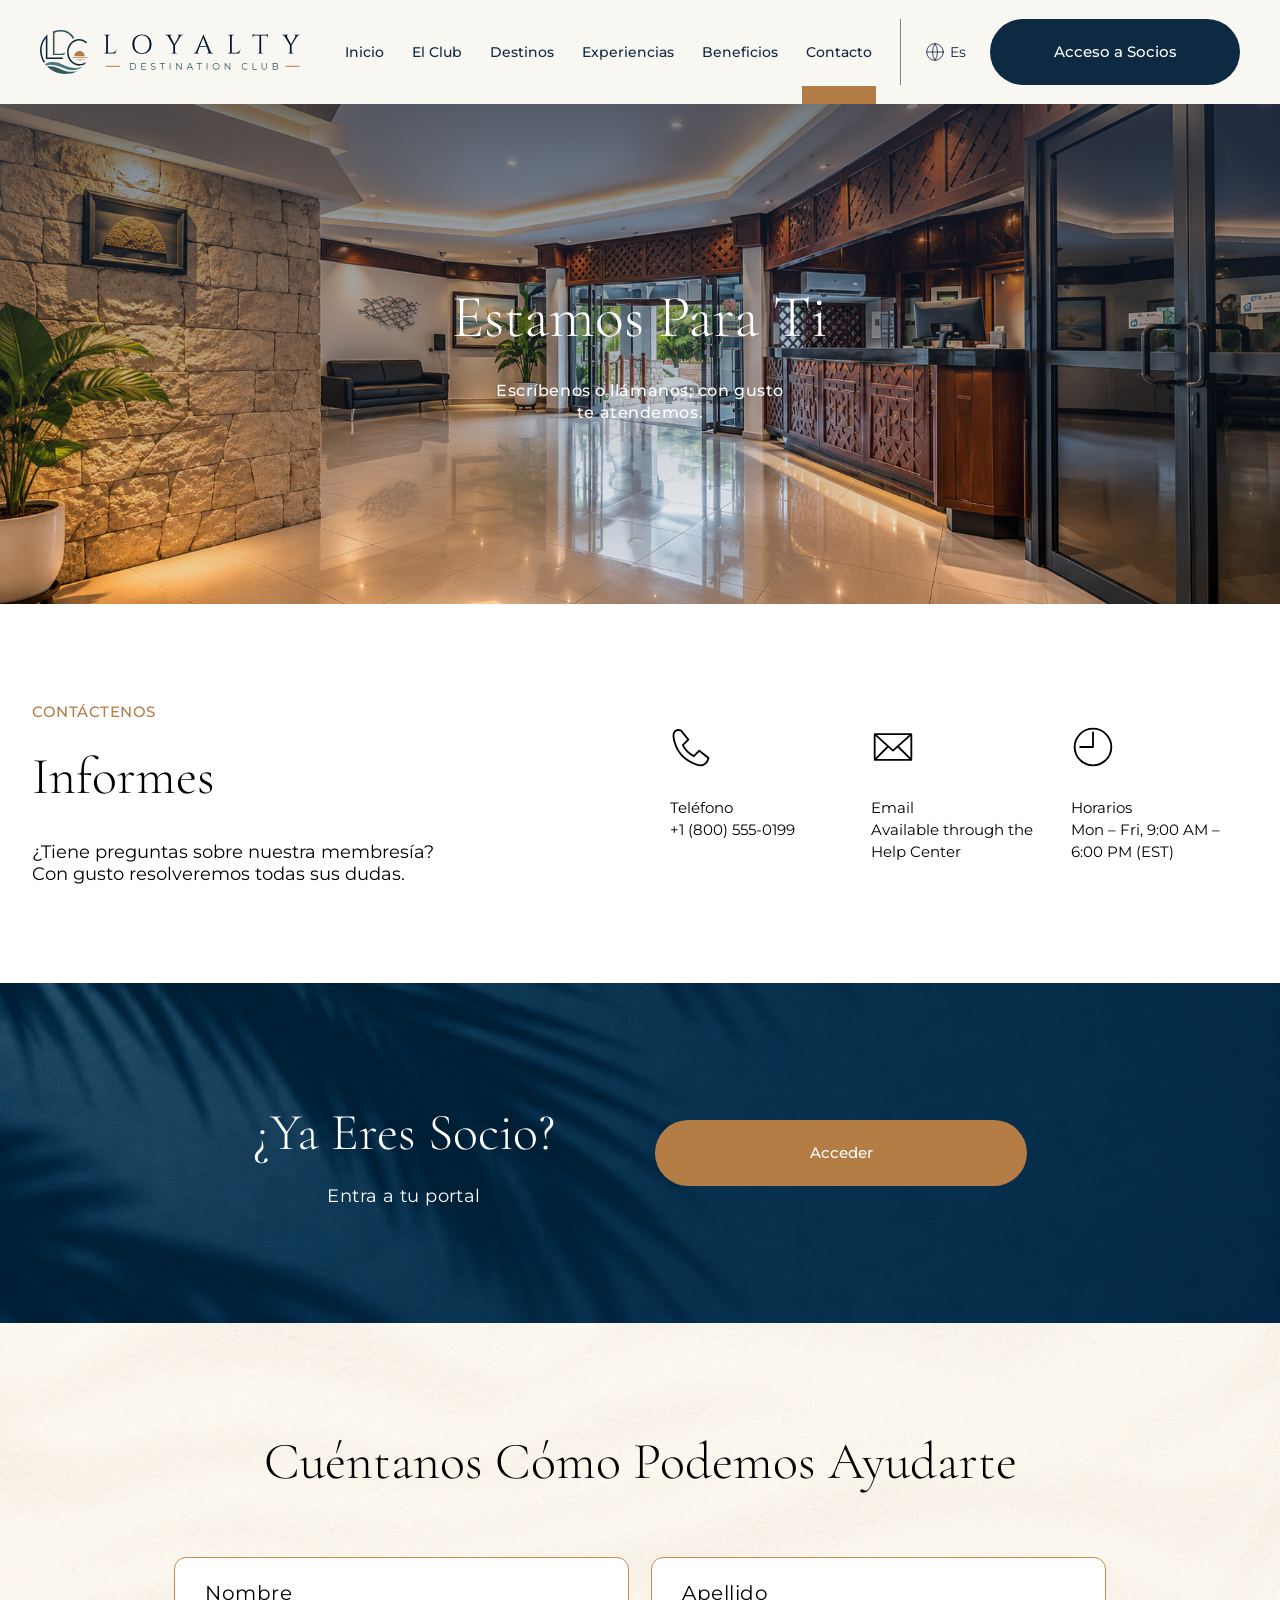
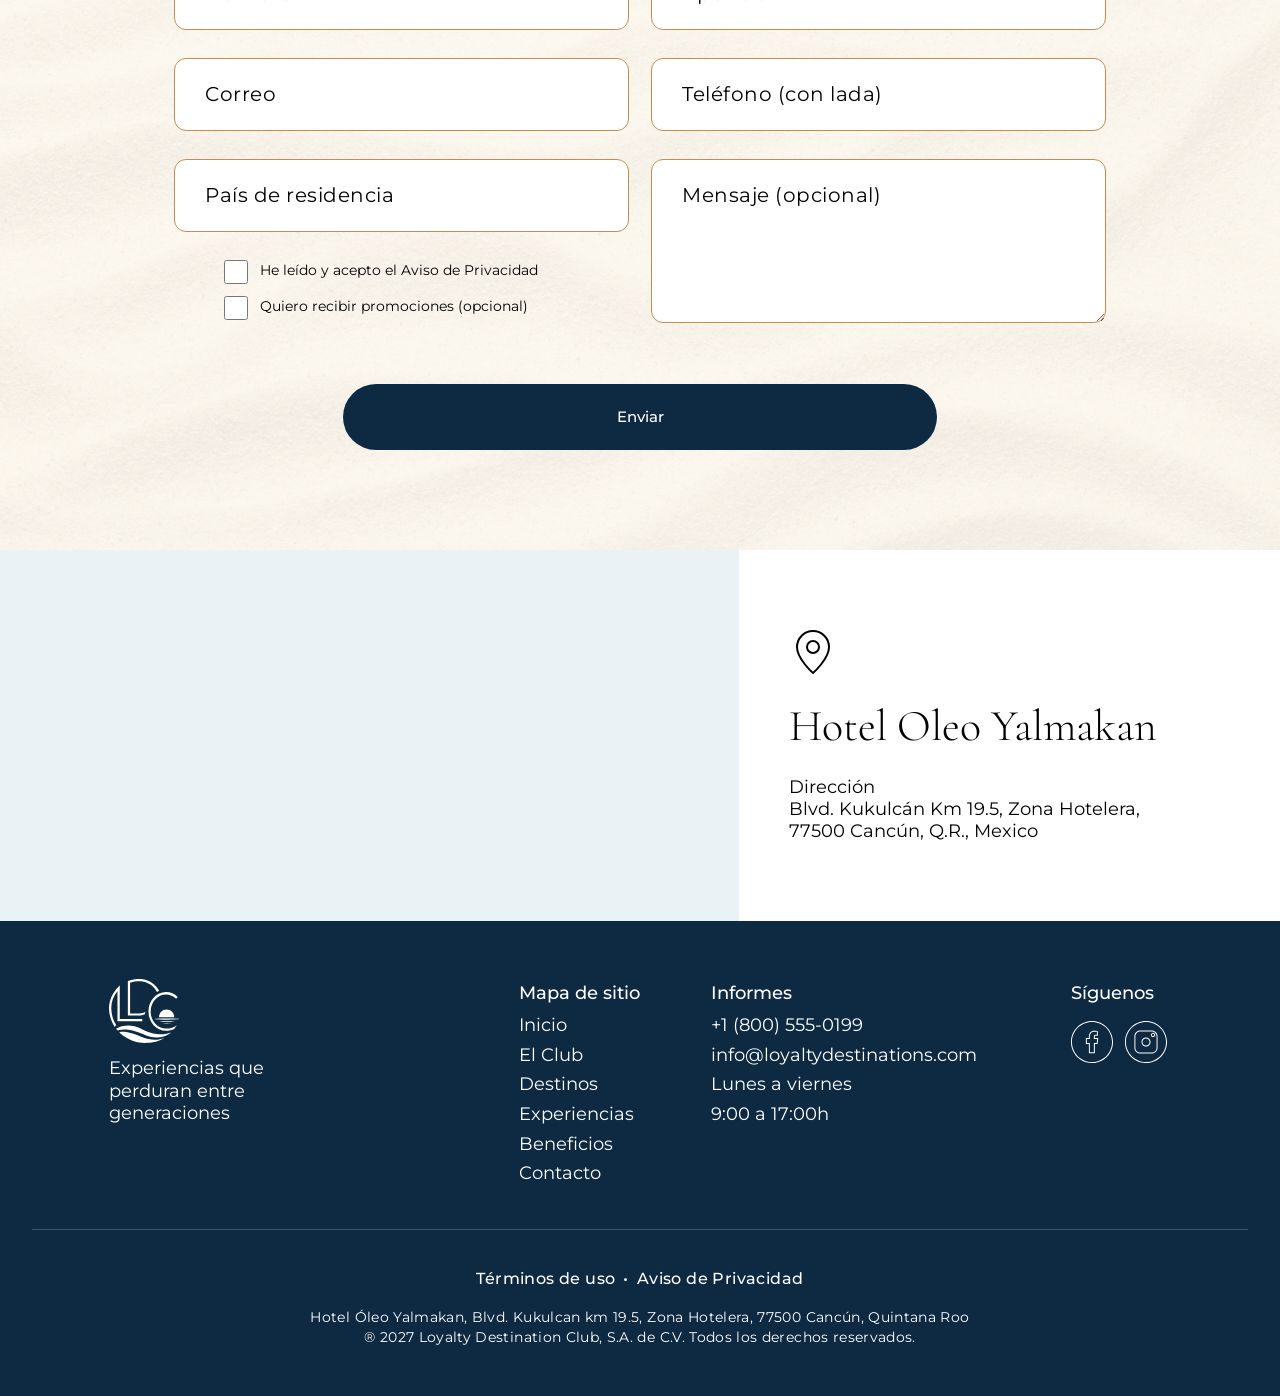
<file: contacto.html>
<!DOCTYPE html>
<html lang="es">
  <head>
    <meta charset="UTF-8" />
    <meta name="viewport" content="width=device-width, initial-scale=1" />
    <meta
      name="description"
      content="Loyalty Destination Club. Hoteles, viajes y experiencias en el Caribe mexicano."
    />
    <title>Contacto | Loyalty Destination Club</title>
    <link rel="icon" href="assets/mark.svg" type="image/svg+xml" />
    <link rel="stylesheet" href="fonts/fonts.css" />
    <link rel="stylesheet" href="css/general.css" />
    <link rel="stylesheet" href="css/contacto.css" />
    <link rel="stylesheet" href="css/footer.css" />
    <script src="js/principal.js" defer></script>
  </head>
  <body class="">
    <a class="skip-link" href="#contenido">Saltar al contenido</a>

    <!-- COMPONENTE: Cabecera y navegación principal -->
    <header class="site-header">
      <div class="site-header__inner">
        <a class="site-brand" href="index.html" aria-label="Loyalty Destination Club: inicio">
          <img src="assets/logo.svg" alt="Loyalty Destination Club" width="326" height="55" />
        </a>
        <button
          class="menu-toggle"
          type="button"
          aria-label="Abrir menú"
          aria-expanded="false"
          aria-controls="main-navigation"
          data-menu-toggle
        >
          <svg
            class="icon"
            viewBox="0 0 24 24"
            fill="none"
            stroke="currentColor"
            stroke-width="1"
            stroke-linecap="round"
            stroke-linejoin="round"
            aria-hidden="true"
          >
            <path d="M3 5h18M3 12h18M3 19h18" />
          </svg>
        </button>
        <nav class="main-navigation" id="main-navigation" aria-label="Navegación principal">
          <ul>
            <li><a href="index.html">Inicio</a></li>
            <li><a href="el-club.html">El Club</a></li>
            <li><a href="destinos.html">Destinos</a></li>
            <li><a href="experiencias.html">Experiencias</a></li>
            <li><a href="beneficios.html">Beneficios</a></li>
            <li><a href="contacto.html" aria-current="page">Contacto</a></li>
          </ul>
        </nav>
        <div class="site-header__actions">
          <button
            class="language-control"
            type="button"
            aria-label="Idioma: español"
            data-action="cambiar-idioma"
          >
            <svg
              class="icon"
              viewBox="0 0 24 24"
              fill="none"
              stroke="currentColor"
              stroke-width="1"
              stroke-linecap="round"
              stroke-linejoin="round"
              aria-hidden="true"
            >
              <circle cx="12" cy="12" r="10" />
              <path d="M2 12h20M12 2a18 18 0 0 1 0 20 18 18 0 0 1 0-20" /></svg
            ><span>Es</span>
          </button>
          <a class="button button--nav" href="https://emmachuche.github.io/loyalty-static-files/login.html">Acceso a Socios</a>
        </div>
      </div>
    </header>

    <main id="contenido">
      <!-- COMPONENTE: Banner principal -->
      <section class="hero" aria-labelledby="hero-title">
        <img class="hero__image" src="assets/hero-contacto.webp" alt="" fetchpriority="high" />
        <div class="hero__overlay"></div>
        <div class="hero__content">
          <h1 id="hero-title">Estamos Para Ti</h1>
          <p class="hero__description">Escríbenos o llámanos; con gusto<br />te atendemos.</p>
        </div>
      </section>

      <section class="informes" aria-labelledby="titulo-informes">
        <div class="introduccion-informes">
          <p class="eyebrow">CONTÁCTENOS</p>
          <h2 id="titulo-informes">Informes</h2>
          <p>
            ¿Tiene preguntas sobre nuestra membresía?<br />Con gusto resolveremos todas sus dudas.
          </p>
        </div>
        <dl class="datos-informes">
          <div>
            <dt>
              <svg
                class="icon"
                viewBox="0 0 24 24"
                fill="none"
                stroke="currentColor"
                stroke-width="1"
                stroke-linecap="round"
                stroke-linejoin="round"
                aria-hidden="true"
              >
                <path
                  d="m6 3 4 5-3 3c1.5 3 3 4.5 6 6l3-3 5 4c-1 4-4 5-8 3C6 18 3 13 2 7 1.5 4 3 2 6 3Z"
                /></svg
              >Teléfono
            </dt>
            <dd><a href="tel:+18005550199">+1 (800) 555-0199</a></dd>
          </div>
          <div>
            <dt>
              <svg
                class="icon"
                viewBox="0 0 24 24"
                fill="none"
                stroke="currentColor"
                stroke-width="1"
                stroke-linecap="round"
                stroke-linejoin="round"
                aria-hidden="true"
              >
                <rect x="2" y="5" width="20" height="14" rx="1" />
                <path d="m2 5 10 9L22 5M2 19l7-7m13 7-7-7" /></svg
              >Email
            </dt>
            <dd>Available through the Help Center</dd>
          </div>
          <div>
            <dt>
              <svg
                class="icon"
                viewBox="0 0 24 24"
                fill="none"
                stroke="currentColor"
                stroke-width="1"
                stroke-linecap="round"
                stroke-linejoin="round"
                aria-hidden="true"
              >
                <circle cx="12" cy="12" r="10" />
                <path d="M12 4v8H5" /></svg
              >Horarios
            </dt>
            <dd>Mon – Fri, 9:00 AM – 6:00 PM (EST)</dd>
          </div>
        </dl>
      </section>

      <section class="acceso-socios" aria-labelledby="titulo-socios">
        <div>
          <h2 id="titulo-socios">¿Ya Eres Socio?</h2>
          <p>Entra a tu portal</p>
        </div>
        <a class="button button--gold" href="login.html">Acceder</a>
      </section>

      <section class="seccion-formulario" aria-labelledby="titulo-formulario">
        <h2 id="titulo-formulario">Cuéntanos Cómo Podemos Ayudarte</h2>
        <!-- Conecta el envío del formulario a los servicios de tu proyecto. -->
        <form class="formulario-contacto" data-static-form data-contact-form>
          <div class="campos-contacto">
            <div>
              <label class="sr-only" for="nombre">Nombre</label
              ><input
                id="nombre"
                name="nombre"
                type="text"
                placeholder="Nombre"
                autocomplete="given-name"
                required
              />
            </div>
            <div>
              <label class="sr-only" for="apellido">Apellido</label
              ><input
                id="apellido"
                name="apellido"
                type="text"
                placeholder="Apellido"
                autocomplete="family-name"
                required
              />
            </div>
            <div>
              <label class="sr-only" for="correo">Correo</label
              ><input
                id="correo"
                name="correo"
                type="email"
                placeholder="Correo"
                autocomplete="email"
                required
              />
            </div>
            <div>
              <label class="sr-only" for="telefono">Teléfono (con lada)</label
              ><input
                id="telefono"
                name="telefono"
                type="tel"
                placeholder="Teléfono (con lada)"
                autocomplete="tel"
                required
              />
            </div>
            <div class="pais-contacto">
              <label class="sr-only" for="pais">País de residencia</label
              ><input
                id="pais"
                name="pais"
                type="text"
                placeholder="País de residencia"
                autocomplete="country-name"
                required
              />
            </div>
            <div class="mensaje-contacto">
              <label class="sr-only" for="mensaje">Mensaje (opcional)</label
              ><textarea
                id="mensaje"
                name="mensaje"
                placeholder="Mensaje (opcional)"
                rows="4"
              ></textarea>
            </div>
            <div class="permisos-contacto">
              <label
                ><input type="checkbox" name="privacidad" required /><span
                  >He leído y acepto el
                  <button type="button" class="enlace-privacidad" data-action="aviso-privacidad">
                    Aviso de Privacidad
                  </button></span
                ></label
              >
              <label
                ><input type="checkbox" name="promociones" /><span
                  >Quiero recibir promociones (opcional)</span
                ></label
              >
            </div>
          </div>
          <button class="button boton-enviar" type="submit" data-action="enviar-contacto">
            Enviar
          </button>
        </form>
      </section>

      <section class="ubicacion-contacto" aria-labelledby="titulo-ubicacion">
        <!-- Contenedor vacío para inicializar la librería de Maps. -->
        <div
          id="mapa-contacto"
          class="mapa-contacto"
          role="region"
          aria-label="Ubicación del Hotel Oleo Yalmakan"
        ></div>
        <div class="direccion-contacto">
          <svg
            class="icon"
            viewBox="0 0 24 24"
            fill="none"
            stroke="currentColor"
            stroke-width="1"
            stroke-linecap="round"
            stroke-linejoin="round"
            aria-hidden="true"
          >
            <path d="M20 9c0 6-8 13-8 13S4 15 4 9a8 8 0 1 1 16 0Z" />
            <circle cx="12" cy="9" r="3" />
          </svg>
          <h2 id="titulo-ubicacion">Hotel Oleo Yalmakan</h2>
          <p>
            Dirección<br />Blvd. Kukulcán Km 19.5, Zona Hotelera,<br />77500 Cancún, Q.R., Mexico
          </p>
        </div>
      </section>
    </main>

    <!-- COMPONENTE: Pie de página -->
    <footer class="footer-principal">
      <div class="footer-contenido">
        <div class="footer-marca">
          <a class="footer-logo" href="index.html" aria-label="Loyalty Destination Club: inicio">
            <span class="icono icono-logo-footer m-auto color-white icono-tamanio-footer"></span>
          </a>
          <p class="footer-frase">Experiencias que<br />perduran entre<br />generaciones</p>
        </div>
    
        <nav class="footer-navegacion" aria-label="Mapa del sitio">
          <h2 class="footer-titulo">Mapa de sitio</h2>
          <ul class="footer-enlaces">
            <li><a href="index.html">Inicio</a></li>
            <li><a href="el-club.html">El Club</a></li>
            <li><a href="destinos.html">Destinos</a></li>
            <li><a href="experiencias.html">Experiencias</a></li>
            <li><a href="beneficios.html">Beneficios</a></li>
            <li><a href="contacto.html">Contacto</a></li>
          </ul>
        </nav>
    
        <div class="footer-informes">
          <h2 class="footer-titulo">Informes</h2>
          <a href="tel:+18005550199">+1 (800) 555-0199</a>
          <a href="mailto:info@loyaltydestinations.com">info@loyaltydestinations.com</a>
          <p>Lunes a viernes<br />9:00 a 17:00h</p>
        </div>
    
        <div class="footer-social">
          <h2 class="footer-titulo">Síguenos</h2>
          <div class="footer-redes">
            <a class="footer-red" href="#" aria-label="Facebook">
              <span class="icono icono-facebook m-auto color-white icono-tamanio-footer-redes"></span>
            </a>
            <a class="footer-red" href="#" aria-label="Instagram">
              <span class="icono icono-instagram m-auto color-white icono-tamanio-footer-redes"></span>
            </a>
          </div>
        </div>
      </div>
    
      <div class="footer-legal">
        <div class="footer-legal-enlaces">
          <a href="#" data-action="terminos-uso">Términos de uso</a>
          <span aria-hidden="true">•</span>
          <a href="aviso-privacidad.html" data-action="aviso-privacidad">Aviso de Privacidad</a>
        </div>
        <p class="footer-direccion">
          Hotel Óleo Yalmakan, Blvd. Kukulcan km 19.5, Zona Hotelera, 77500 Cancún, Quintana Roo
        </p>
        <p class="footer-derechos">
          ® 2027 Loyalty Destination Club, S.A. de C.V. Todos los derechos reservados.
        </p>
      </div>
    </footer>
  </body>
</html>
</file>
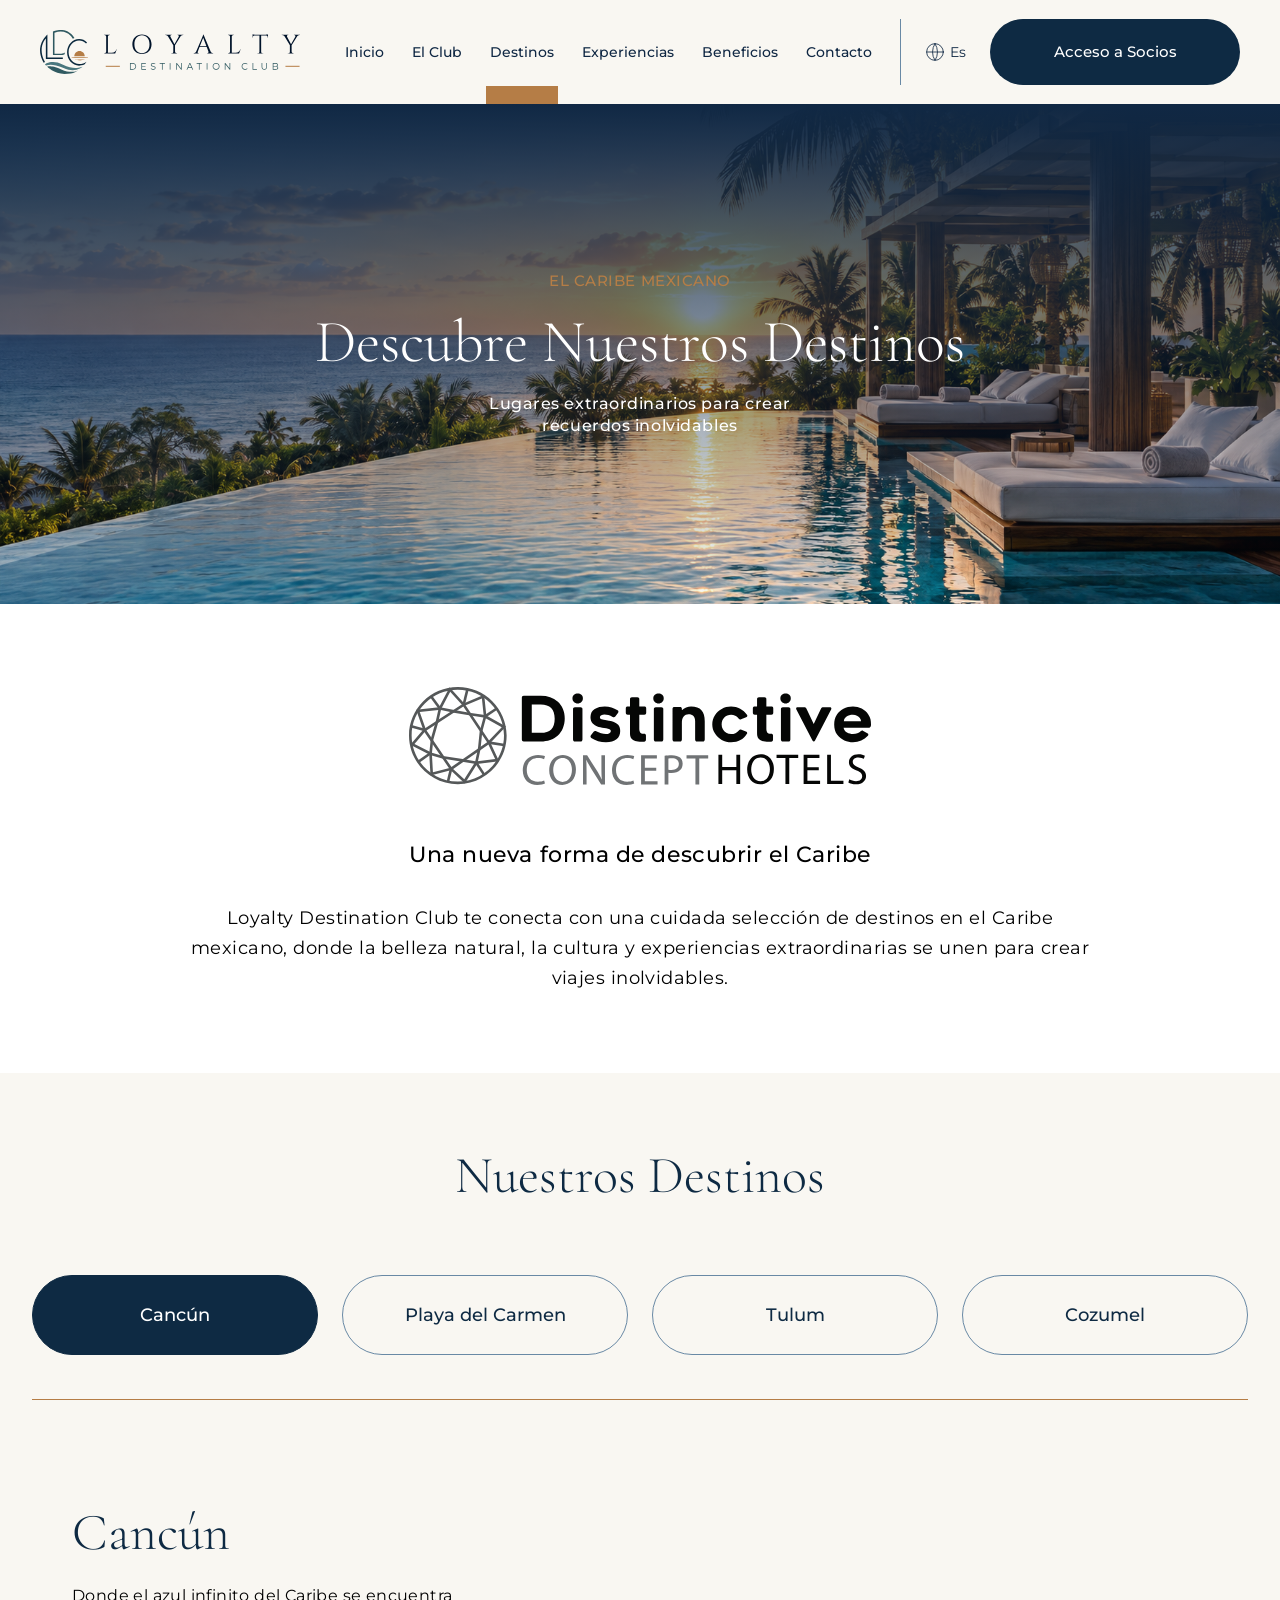
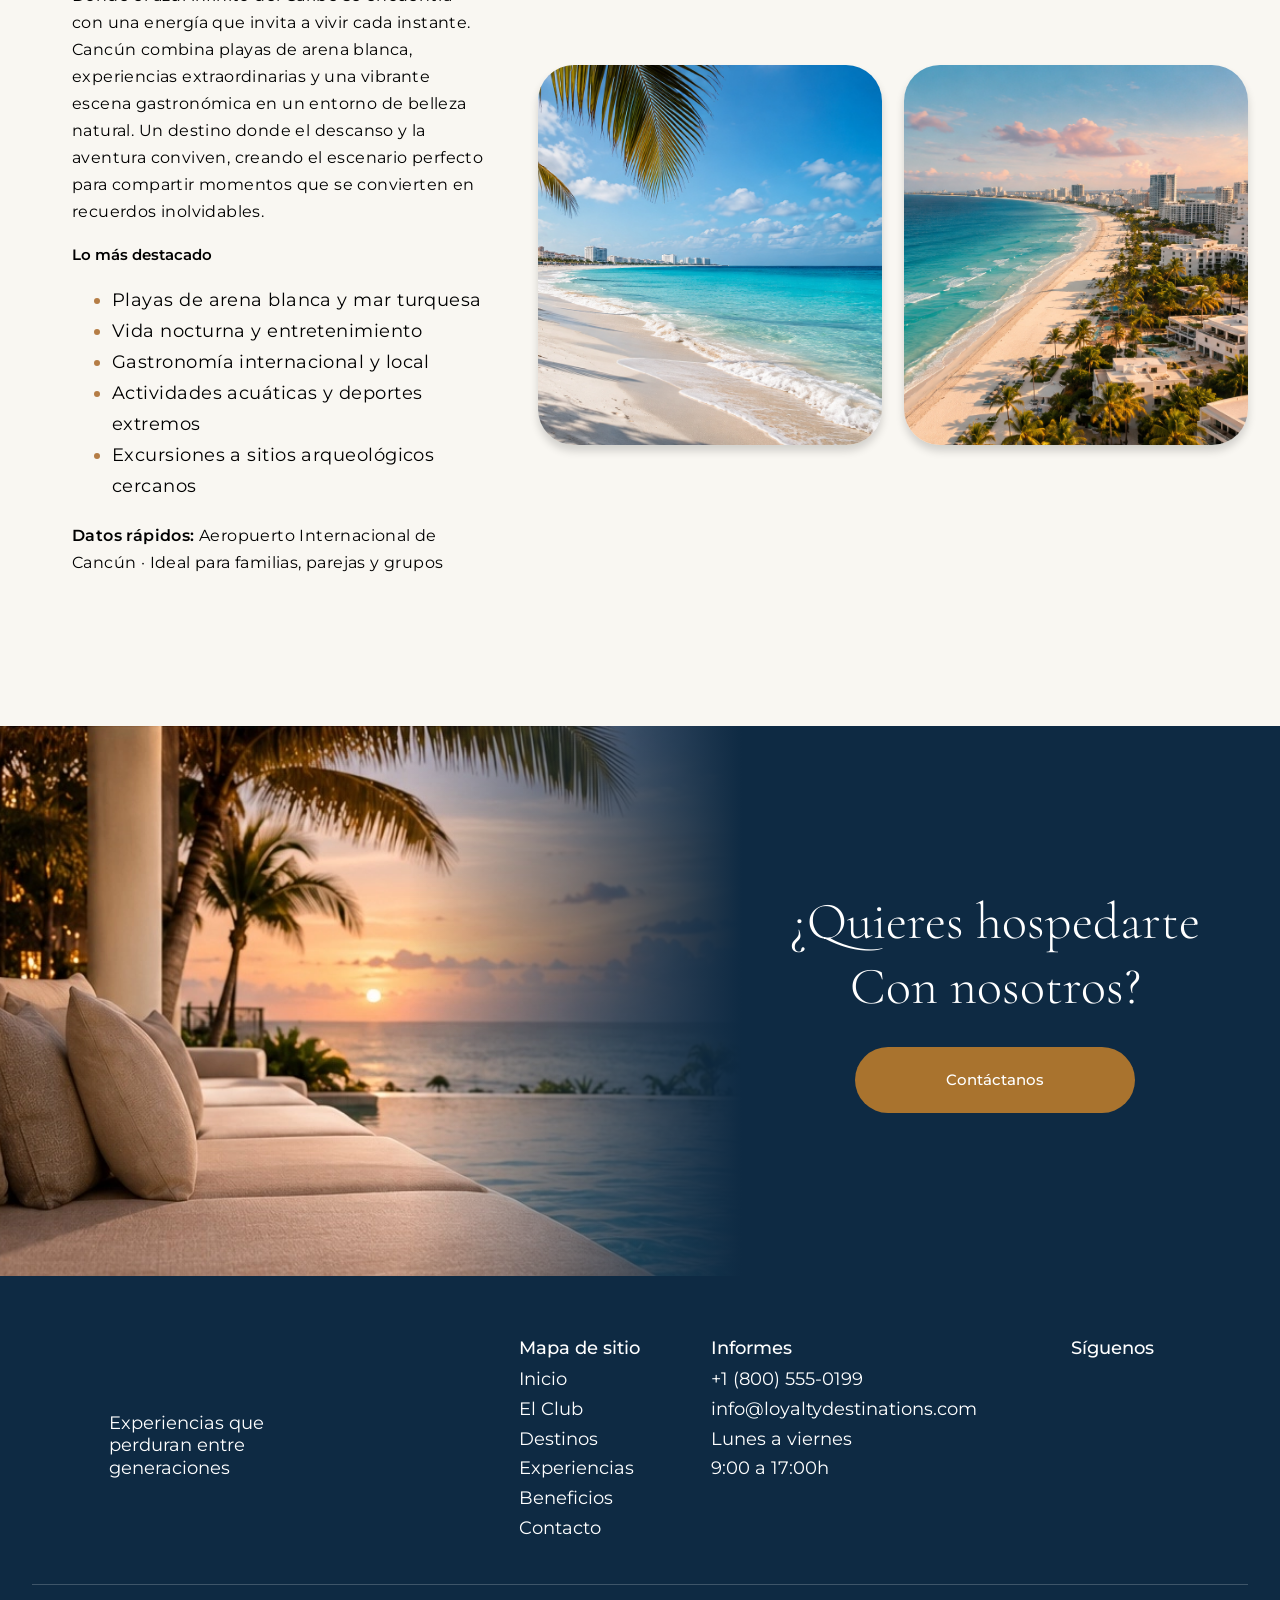
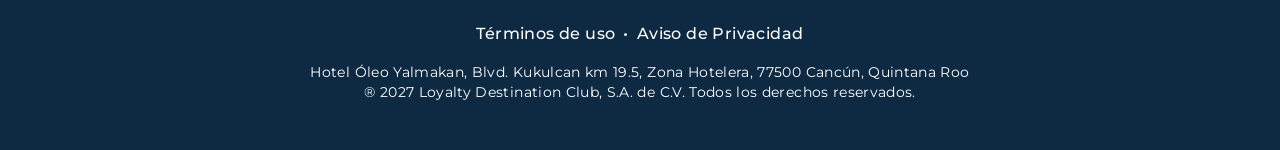
<file: destinos.html>
<!DOCTYPE html>
<html lang="es">
  <head>
    <meta charset="UTF-8" />
    <meta name="viewport" content="width=device-width, initial-scale=1" />
    <meta
      name="description"
      content="Loyalty Destination Club. Hoteles, viajes y experiencias en el Caribe mexicano."
    />
    <title>Destinos | Loyalty Destination Club</title>
    <link rel="icon" href="assets/mark.svg" type="image/svg+xml" />
    <link rel="stylesheet" href="fonts/fonts.css" />
    <link rel="stylesheet" href="css/general.css" />
    <link rel="stylesheet" href="css/footer.css" />
    <link rel="stylesheet" href="css/destinos.css" />
    <script src="js/principal.js" defer></script>
  </head>
  <body class="">
    <a class="skip-link" href="#contenido">Saltar al contenido</a>

    <!-- COMPONENTE: Cabecera y navegación principal -->
    <header class="site-header">
      <div class="site-header__inner">
        <a class="site-brand" href="index.html" aria-label="Loyalty Destination Club: inicio">
          <img src="assets/logo.svg" alt="Loyalty Destination Club" width="326" height="55" />
        </a>
        <button
          class="menu-toggle"
          type="button"
          aria-label="Abrir menú"
          aria-expanded="false"
          aria-controls="main-navigation"
          data-menu-toggle
        >
          <svg
            class="icon"
            viewBox="0 0 24 24"
            fill="none"
            stroke="currentColor"
            stroke-width="1"
            stroke-linecap="round"
            stroke-linejoin="round"
            aria-hidden="true"
          >
            <path d="M3 5h18M3 12h18M3 19h18" />
          </svg>
        </button>
        <nav class="main-navigation" id="main-navigation" aria-label="Navegación principal">
          <ul>
            <li><a href="index.html">Inicio</a></li>
            <li><a href="el-club.html">El Club</a></li>
            <li><a href="destinos.html" aria-current="page">Destinos</a></li>
            <li><a href="experiencias.html">Experiencias</a></li>
            <li><a href="beneficios.html">Beneficios</a></li>
            <li><a href="contacto.html">Contacto</a></li>
          </ul>
        </nav>
        <div class="site-header__actions">
          <button
            class="language-control"
            type="button"
            aria-label="Idioma: español"
            data-action="cambiar-idioma"
          >
            <svg
              class="icon"
              viewBox="0 0 24 24"
              fill="none"
              stroke="currentColor"
              stroke-width="1"
              stroke-linecap="round"
              stroke-linejoin="round"
              aria-hidden="true"
            >
              <circle cx="12" cy="12" r="10" />
              <path d="M2 12h20M12 2a18 18 0 0 1 0 20 18 18 0 0 1 0-20" /></svg
            ><span>Es</span>
          </button>
          <a class="button button--nav" href="login.html">Acceso a Socios</a>
        </div>
      </div>
    </header>

    <main id="contenido">
      <!-- COMPONENTE: Banner principal -->
      <section class="hero banner-destinos" aria-labelledby="hero-title">
        <img class="hero__image" src="assets/hero-destinos.webp" alt="" fetchpriority="high" />
        <div class="hero__overlay"></div>
        <div class="hero__content">
          <p class="eyebrow">EL CARIBE MEXICANO</p>
          <h1 id="hero-title">Descubre Nuestros Destinos</h1>
          <p class="hero__description">
            Lugares extraordinarios para crear<br />recuerdos inolvidables
          </p>
        </div>
      </section>

      <section class="introduccion-destinos" aria-label="Distinctive Concept Hotels">
        <img
          class="logo-distinctive"
          src="assets/distinctive.svg"
          alt="Distinctive Concept Hotels"
          width="462"
          height="104"
        />
        <h2>Una nueva forma de descubrir el Caribe</h2>
        <p>
          Loyalty Destination Club te conecta con una cuidada selección de destinos en el Caribe
          mexicano, donde la belleza natural, la cultura y experiencias extraordinarias se unen para
          crear viajes inolvidables.
        </p>
      </section>

      <section
        class="seccion-destinos"
        aria-labelledby="titulo-destinos"
        data-hotel-catalog
        data-initial-filter="cancun"
      >
        <div class="contenedor-destinos">
          <h2 id="titulo-destinos">Nuestros Destinos</h2>

          <div class="filtros-destinos" role="group" aria-label="Seleccionar destino">
            <button
              class="filtro-destino is-active"
              type="button"
              data-hotel-filter="cancun"
              aria-pressed="true"
            >
              Cancún
            </button>
            <button
              class="filtro-destino"
              type="button"
              data-hotel-filter="playa-del-carmen"
              aria-pressed="false"
            >
              Playa del Carmen
            </button>
            <button
              class="filtro-destino"
              type="button"
              data-hotel-filter="tulum"
              aria-pressed="false"
            >
              Tulum
            </button>
            <button
              class="filtro-destino"
              type="button"
              data-hotel-filter="cozumel"
              aria-pressed="false"
            >
              Cozumel
            </button>
          </div>
          <p class="sr-only" aria-live="polite" data-hotel-results>Cancún seleccionado</p>

          <article
            class="detalle-destino"
            data-hotel-card
            data-destination="cancun"
            aria-labelledby="titulo-cancun"
          >
            <div class="texto-destino">
              <h3 id="titulo-cancun">Cancún</h3>
              <p>
                Donde el azul infinito del Caribe se encuentra con una energía que invita a vivir
                cada instante. Cancún combina playas de arena blanca, experiencias extraordinarias y
                una vibrante escena gastronómica en un entorno de belleza natural. Un destino donde
                el descanso y la aventura conviven, creando el escenario perfecto para compartir
                momentos que se convierten en recuerdos inolvidables.
              </p>
              <h4>Lo más destacado</h4>
              <ul>
                <li>Playas de arena blanca y mar turquesa</li>
                <li>Vida nocturna y entretenimiento</li>
                <li>Gastronomía internacional y local</li>
                <li>Actividades acuáticas y deportes extremos</li>
                <li>Excursiones a sitios arqueológicos cercanos</li>
              </ul>
              <p><strong>Datos rápidos:</strong> Aeropuerto Internacional de Cancún · Ideal para familias, parejas y grupos</p>
            </div>
            <div class="fotos-destino">
              <img
                src="assets/Cancun_01.jpg"
                alt="Playa de arena blanca y mar turquesa en Cancún"
                width="451"
                height="427"
              />
              <img
                src="assets/Cancun_02.jpg"
                alt="Vista panorámica de la zona hotelera de Cancún"
                width="451"
                height="427"
              />
            </div>
          </article>
          <article
            class="detalle-destino"
            data-hotel-card
            data-destination="playa-del-carmen"
            aria-labelledby="titulo-playa-del-carmen"
            hidden
          >
            <div class="texto-destino">
              <h3 id="titulo-playa-del-carmen">Playa del Carmen</h3>
              <p>
                En el corazón de la Riviera Maya, Playa del Carmen cautiva con su esencia
                cosmopolita y su espíritu relajado. Entre playas turquesa, calles llenas de vida y
                una escena gastronómica en constante evolución, cada rincón invita a descubrir algo
                nuevo. Un destino para explorar sin prisa, disfrutar de los pequeños placeres y
                dejarse llevar por el ritmo incomparable del Caribe.
              </p>
              <h4>Lo más destacado</h4>
              <ul>
                <li>La Quinta Avenida, peatonal y llena de vida</li>
                <li>Playas y beach clubs</li>
                <li>Cenotes y parques de la Riviera Maya</li>
                <li>Ferry a Cozumel</li>
                <li>Gastronomía internacional y vida nocturna</li>
              </ul>
              <p><strong>Datos rápidos:</strong> A 1 hora del aeropuerto de Cancún · Ideal para parejas, familias y grupos</p>
            </div>
            <div class="fotos-destino">
              <img
                src="assets/Playa_del_Carmen_01.jpg"
                alt="Atardecer en la playa de Playa del Carmen"
                width="451"
                height="427"
              />
              <img
                src="assets/Playa_del_Carmen_02.jpg"
                alt="Restaurantes y paseo peatonal de Playa del Carmen"
                width="451"
                height="427"
              />
            </div>
          </article>
          <article
            class="detalle-destino"
            data-hotel-card
            data-destination="cozumel"
            aria-labelledby="titulo-cozumel"
            hidden
          >
            <div class="texto-destino">
              <h3 id="titulo-cozumel">Cozumel</h3>
              <p>
                Rodeada por aguas cristalinas y algunos de los arrecifes más fascinantes del Caribe,
                Cozumel es una isla donde la naturaleza marca el ritmo. Su belleza submarina,
                paisajes tropicales y auténtica esencia isleña crean una experiencia que invita a
                desconectarse de lo cotidiano. Aquí, cada encuentro con el mar es una oportunidad
                para descubrir, maravillarse y reconectar con lo esencial.
              </p>
              <h4>Lo más destacado</h4>
              <ul>
                <li>Arrecifes de clase mundial para buceo y snorkel</li>
                <li>Clubes de playa y aguas cristalinas</li>
                <li>Malecón de San Miguel</li>
                <li>Ambiente tranquilo de isla</li>
                <li>Acceso en avión o en ferry desde Playa del Carmen</li>
              </ul>
              <p><strong>Datos rápidos:</strong>  Aeropuerto Internacional de Cozumel · Ideal para parejas, familias y amantes del mar</p>
            </div>
            <div class="fotos-destino">
              <img
                src="assets/Cozumel_01.jpg"
                alt="Tortuga marina nadando sobre los arrecifes de Cozumel"
                width="451"
                height="427"
              />
              <img
                src="assets/Cozumel_02.jpg"
                alt="Faro junto al mar y la costa de Cozumel"
                width="451"
                height="427"
              />
            </div>
          </article>
          <article
            class="detalle-destino"
            data-hotel-card
            data-destination="tulum"
            aria-labelledby="titulo-tulum"
            hidden
          >
            <div class="texto-destino">
              <h3 id="titulo-tulum">Tulum</h3>
              <p>
                Entre la selva y el mar Caribe, Tulum revela un universo donde la historia
                ancestral, la naturaleza y el espíritu contemporáneo se encuentran. Sus vestigios
                mayas frente al mar, cenotes de aguas cristalinas y paisajes de belleza singular
                invitan a explorar con todos los sentidos. Un destino para descubrir nuevas
                perspectivas, reconectar con el entorno y vivir experiencias que permanecen mucho
                después del viaje.
              </p>
              <h4>Lo más destacado</h4>
              <ul>
                <li>Zona arqueológica frente al mar</li>
                <li>Cenotes de agua cristalina</li>
                <li>Reserva de la Biosfera de Sian Ka'an</li>
                <li>Gastronomía de autor y bienestar</li>
                <li>Playas de arena blanca</li>
              </ul>
              <p><strong>Datos rápidos:</strong> A 1 hora del aeropuerto de Cancún · Ideal para parejas, familias y grupos</p>
            </div>
            <div class="fotos-destino">
              <img
                src="assets/Tulum_01.jpg"
                alt="Ruinas mayas frente al mar Caribe en Tulum"
                width="451"
                height="427"
              />
              <img
                src="assets/Tulum_02.jpg"
                alt="Cenote de aguas cristalinas rodeado de vegetación en Tulum"
                width="451"
                height="427"
              />
            </div>
          </article>
        </div>
      </section>

      <section class="contacto-destinos" aria-labelledby="titulo-contacto">
        <div class="foto-contacto">
          <img
            src="assets/banner-destinos.webp"
            alt="Terraza frente al mar al atardecer"
            width="1109"
            height="550"
          />
        </div>
        <div class="texto-contacto">
          <h2 id="titulo-contacto">¿Quieres hospedarte<br />Con nosotros?</h2>
          <a class="button button--gold" href="contacto.html">Contáctanos</a>
        </div>
      </section>
    </main>
    <footer class="footer-principal">
      <div class="footer-contenido">
        <div class="footer-marca">
          <a class="footer-logo" href="index.html" aria-label="Loyalty Destination Club: inicio">
            <!-- Coloca aquí tu SVG o una imagen con class="footer-logo-imagen". -->
          </a>
          <p class="footer-frase">Experiencias que<br />perduran entre<br />generaciones</p>
        </div>

        <nav class="footer-navegacion" aria-label="Mapa del sitio">
          <h2 class="footer-titulo">Mapa de sitio</h2>
          <ul class="footer-enlaces">
            <li><a href="index.html">Inicio</a></li>
            <li><a href="el-club.html">El Club</a></li>
            <li><a href="destinos.html">Destinos</a></li>
            <li><a href="experiencias.html">Experiencias</a></li>
            <li><a href="beneficios.html">Beneficios</a></li>
            <li><a href="contacto.html">Contacto</a></li>
          </ul>
        </nav>

        <div class="footer-informes">
          <h2 class="footer-titulo">Informes</h2>
          <a href="tel:+18005550199">+1 (800) 555-0199</a>
          <a href="mailto:info@loyaltydestinations.com">info@loyaltydestinations.com</a>
          <p>Lunes a viernes<br />9:00 a 17:00h</p>
        </div>

        <div class="footer-social">
          <h2 class="footer-titulo">Síguenos</h2>
          <div class="footer-redes">
            <a class="footer-red" href="#" aria-label="Facebook">
              <!-- Coloca aquí tu SVG o una imagen con class="footer-red-icono". -->
            </a>
            <a class="footer-red" href="#" aria-label="Instagram">
              <!-- Coloca aquí tu SVG o una imagen con class="footer-red-icono". -->
            </a>
          </div>
        </div>
      </div>

      <div class="footer-legal">
        <div class="footer-legal-enlaces">
          <a href="#" data-action="terminos-uso">Términos de uso</a>
          <span aria-hidden="true">•</span>
          <a href="aviso-privacidad.html" data-action="aviso-privacidad">Aviso de Privacidad</a>
        </div>
        <p class="footer-direccion">
          Hotel Óleo Yalmakan, Blvd. Kukulcan km 19.5, Zona Hotelera, 77500 Cancún, Quintana Roo
        </p>
        <p class="footer-derechos">
          ® 2027 Loyalty Destination Club, S.A. de C.V. Todos los derechos reservados.
        </p>
      </div>
    </footer>
  </body>
</html>
</file>
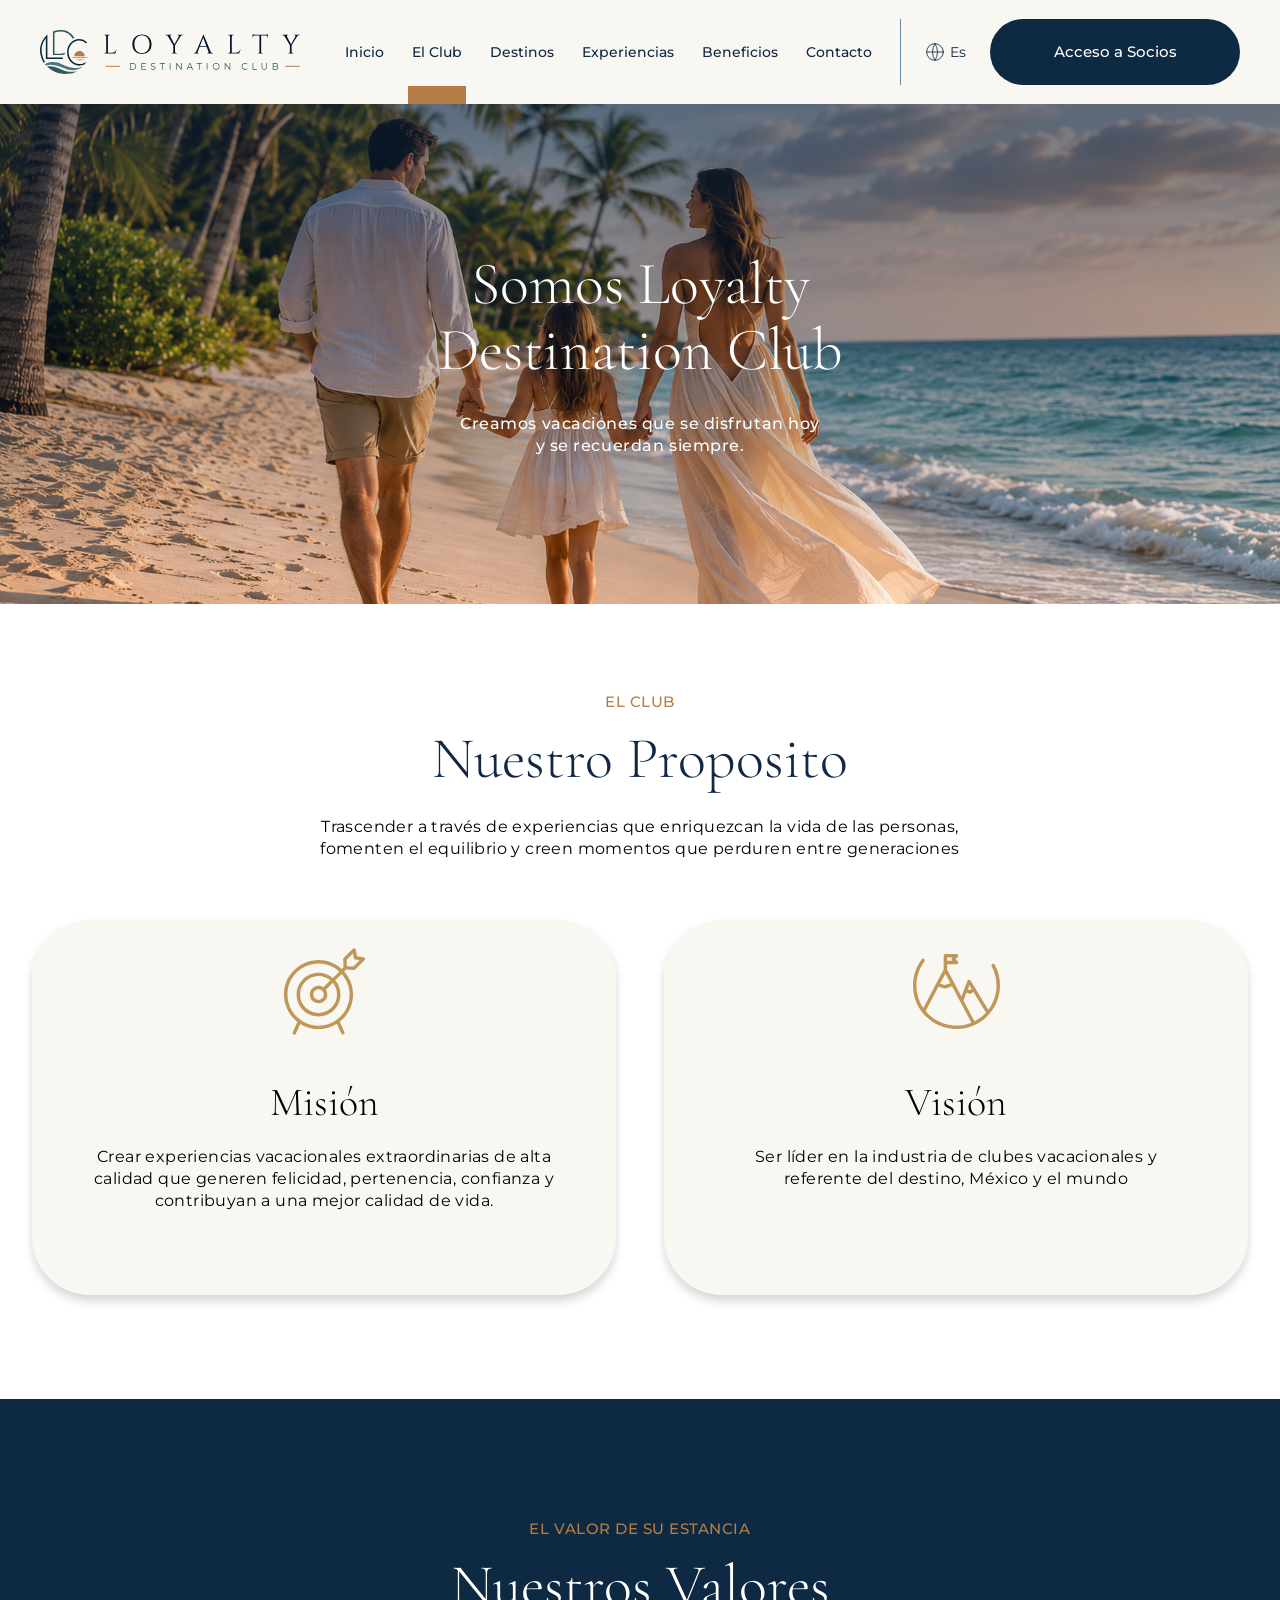
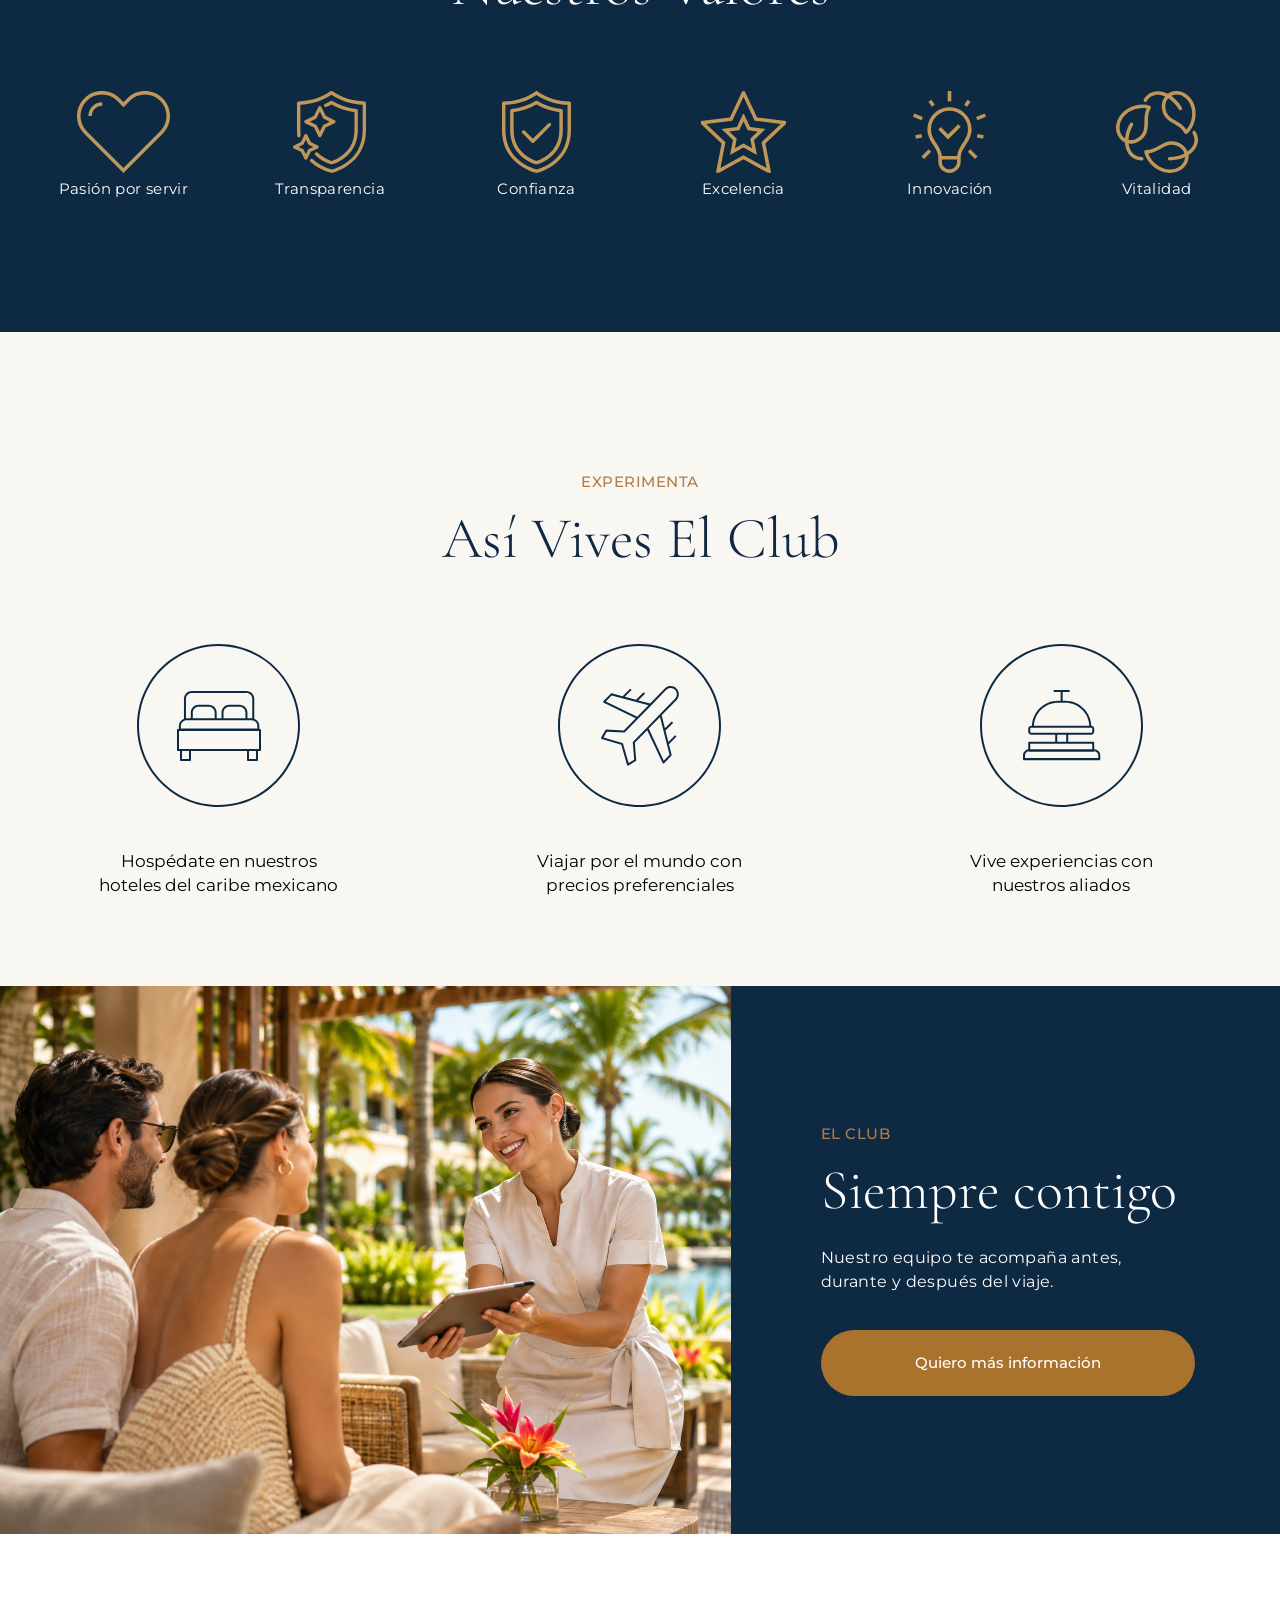
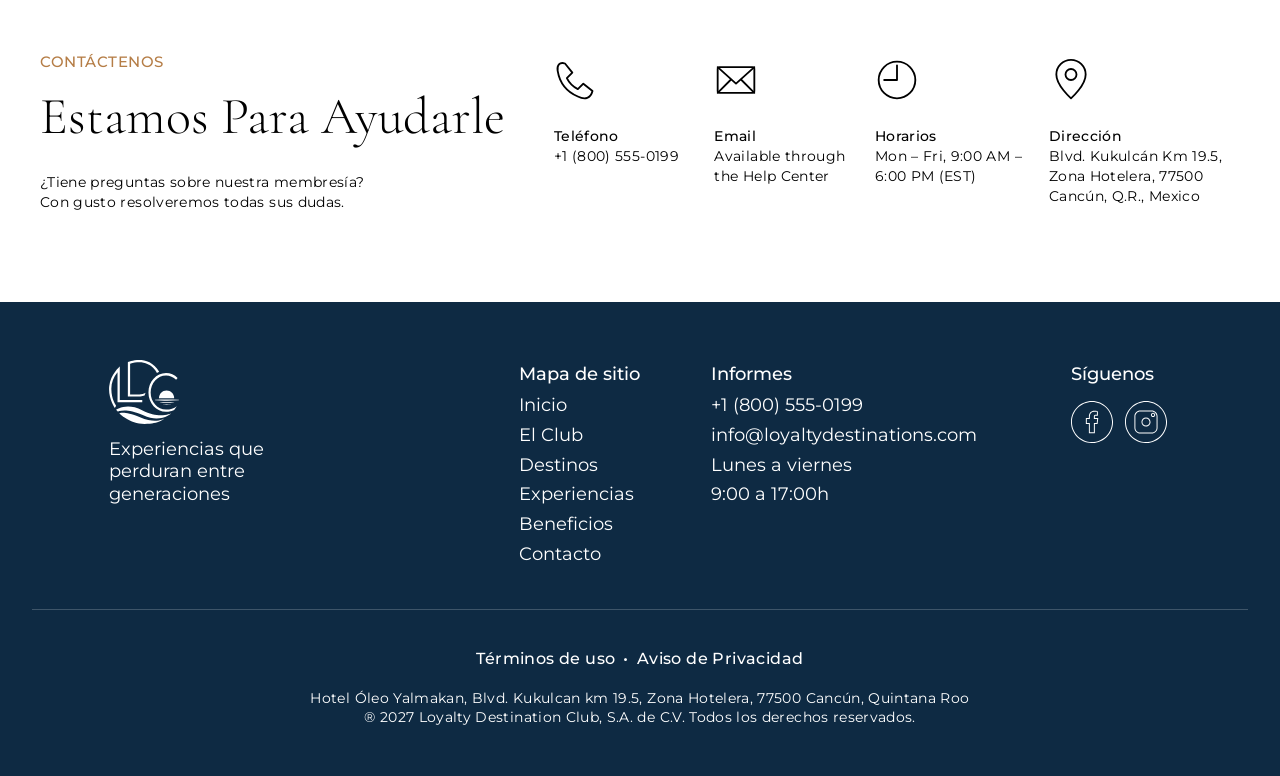
<file: el-club.html>
<!DOCTYPE html>
<html lang="es">
  <head>
    <meta charset="UTF-8" />
    <meta name="viewport" content="width=device-width, initial-scale=1" />
    <meta
      name="description"
      content="Loyalty Destination Club. Hoteles, viajes y experiencias en el Caribe mexicano."
    />
    <title>El Club | Loyalty Destination Club</title>
    <link rel="icon" href="assets/mark.svg" type="image/svg+xml" />
    <link rel="stylesheet" href="fonts/fonts.css" />
    <link rel="stylesheet" href="css/general.css" />
    <link rel="stylesheet" href="css/club.css" />
    <link rel="stylesheet" href="css/footer.css" />
    <script src="js/principal.js" defer></script>
  </head>
  <body class="">
    <a class="skip-link" href="#contenido">Saltar al contenido</a>

    <!-- COMPONENTE: Cabecera y navegación principal -->
    <header class="site-header">
      <div class="site-header__inner">
        <a class="site-brand" href="index.html" aria-label="Loyalty Destination Club: inicio">
          <img src="assets/logo.svg" alt="Loyalty Destination Club" width="326" height="55" />
        </a>
        <button
          class="menu-toggle"
          type="button"
          aria-label="Abrir menú"
          aria-expanded="false"
          aria-controls="main-navigation"
          data-menu-toggle
        >
          <svg
            class="icon"
            viewBox="0 0 24 24"
            fill="none"
            stroke="currentColor"
            stroke-width="1"
            stroke-linecap="round"
            stroke-linejoin="round"
            aria-hidden="true"
          >
            <path d="M3 5h18M3 12h18M3 19h18" />
          </svg>
        </button>
        <nav class="main-navigation" id="main-navigation" aria-label="Navegación principal">
          <ul>
            <li><a href="index.html">Inicio</a></li>
            <li><a href="el-club.html" aria-current="page">El Club</a></li>
            <li><a href="destinos.html">Destinos</a></li>
            <li><a href="experiencias.html">Experiencias</a></li>
            <li><a href="beneficios.html">Beneficios</a></li>
            <li><a href="contacto.html">Contacto</a></li>
          </ul>
        </nav>
        <div class="site-header__actions">
          <button
            class="language-control"
            type="button"
            aria-label="Idioma: español"
            data-action="cambiar-idioma"
          >
            <svg
              class="icon"
              viewBox="0 0 24 24"
              fill="none"
              stroke="currentColor"
              stroke-width="1"
              stroke-linecap="round"
              stroke-linejoin="round"
              aria-hidden="true"
            >
              <circle cx="12" cy="12" r="10" />
              <path d="M2 12h20M12 2a18 18 0 0 1 0 20 18 18 0 0 1 0-20" /></svg
            ><span>Es</span>
          </button>
          <a class="button button--nav" href="https://emmachuche.github.io/loyalty-static-files/login.html">Acceso a Socios</a>
        </div>
      </div>
    </header>

    <main id="contenido">
      <!-- COMPONENTE: Banner principal -->
      <section class="hero hero--club" aria-labelledby="hero-title">
        <img class="hero__image" src="assets/hero-club.webp" alt="" fetchpriority="high" />
        <div class="hero__overlay"></div>
        <div class="hero__content">
          <h1 id="hero-title">Somos Loyalty<br />Destination Club</h1>
          <p class="hero__description">
            Creamos vacaciones que se disfrutan hoy<br />y se recuerdan siempre.
          </p>
        </div>
      </section>

      <!-- COMPONENTE: Propósito, misión y visión -->
      <section class="purpose-section" aria-labelledby="purpose-title">
        <header class="section-heading">
          <p class="eyebrow">EL CLUB</p>
          <h2 id="purpose-title">Nuestro Proposito</h2>
          <p class="section-heading__description">
            Trascender a través de experiencias que enriquezcan la vida de las personas,<br
              class="desktop-break"
            />fomenten el equilibrio y creen momentos que perduren entre generaciones
          </p>
        </header>

        <div class="purpose-grid">
          <article class="purpose-card">
            <span class="icono icono-mision m-auto color-brown icono-tamanio-grande"></span>
            <h3>Misión</h3>
            <p>
              Crear experiencias vacacionales extraordinarias de alta calidad que generen felicidad,
              pertenencia, confianza y contribuyan a una mejor calidad de vida.
            </p>
          </article>
          <article class="purpose-card">
            <span class="icono icono-vision m-auto color-brown icono-tamanio-grande"></span>
            <h3>Visión</h3>
            <p>
              Ser líder en la industria de clubes vacacionales y referente del destino, México y el
              mundo
            </p>
          </article>
        </div>
      </section>
      <!-- COMPONENTE: Valores del club -->
      <section class="values-section section--navy" aria-labelledby="values-title">
        <header class="section-heading">
          <p class="eyebrow">EL VALOR DE SU ESTANCIA</p>
          <h2 id="values-title">Nuestros Valores</h2>
        </header>

        <ul class="values-grid">
          <li>
            <span class="icono icono-servir m-auto color-brown icono-tamanio-mediano"></span>
            <h3>Pasión por servir</h3>
          </li>
          <li>
            <span class="icono icono-transparencia m-auto color-brown icono-tamanio-mediano"></span>
            <h3>Transparencia</h3>
          </li>
          <li>
            <span class="icono icono-confianza m-auto color-brown icono-tamanio-mediano"></span>
            <h3>Confianza</h3>
          </li>
          <li>
            <span class="icono icono-excelencia m-auto color-brown icono-tamanio-mediano"></span>
            <h3>Excelencia</h3>
          </li>
          <li>
            <span class="icono icono-innovacion m-auto color-brown icono-tamanio-mediano"></span>
            <h3>Innovación</h3>
          </li>
          <li>
            <span class="icono icono-vitalidad m-auto color-brown icono-tamanio-mediano"></span>
            <h3>Vitalidad</h3>
          </li>
        </ul>
      </section>
      <!-- COMPONENTE: Ventajas de la membresía -->
      <section class="club-perks section--sand" aria-labelledby="club-perks-title">
        <header class="section-heading">
          <p class="eyebrow">EXPERIMENTA</p>
          <h2 id="club-perks-title">Así Vives El Club</h2>
        </header>

        <ul class="club-perks__grid">
          <li>
            <span class="icono icono-hospitalidad m-auto color-blue icono-tamanio-gigante"></span>
            <h3>Hospédate en nuestros<br />hoteles del caribe mexicano</h3>
          </li>
          <li>
            <span class="icono icono-vuelo m-auto color-blue icono-tamanio-gigante"></span>
            <h3>Viajar por el mundo con<br />precios preferenciales</h3>
          </li>
          <li>
            <span class="icono icono-experiencia m-auto color-blue icono-tamanio-gigante"></span>
            <h3>Vive experiencias con<br />nuestros aliados</h3>
          </li>
        </ul>
      </section>
      <!-- COMPONENTE: Atención a socios -->
      <section class="support-section section--navy" aria-labelledby="support-title">
        <img
          src="assets/atencion-socios.webp"
          alt="Atención personalizada a una pareja de socios"
          width="1096"
          height="548"
          loading="eager"
        />
        <div class="support-section__copy">
          <p class="eyebrow">EL CLUB</p>
          <h2 id="support-title">Siempre contigo</h2>
          <p>
            Nuestro equipo te acompaña antes,<br class="desktop-break" />durante y después del
            viaje.
          </p>
          <a class="button button--gold" href="contacto.html">Quiero más información</a>
        </div>
      </section>

      <!-- COMPONENTE: Información de contacto -->
      <section class="contact-section" id="contacto" aria-labelledby="contact-title">
        <div class="contact-section__inner">
          <header class="contact-section__heading">
            <p class="eyebrow">CONTÁCTENOS</p>
            <h2 id="contact-title">Estamos Para Ayudarle</h2>
            <p>
              ¿Tiene preguntas sobre nuestra membresía?<br />Con gusto resolveremos todas sus dudas.
            </p>
          </header>
          <dl class="contact-section__details">
            <div class="contact-item">
              <dt>
                <svg
                  class="icon"
                  viewBox="0 0 24 24"
                  fill="none"
                  stroke="currentColor"
                  stroke-width="1"
                  stroke-linecap="round"
                  stroke-linejoin="round"
                  aria-hidden="true"
                >
                  <path
                    d="m6 3 4 5-3 3c1.5 3 3 4.5 6 6l3-3 5 4c-1 4-4 5-8 3C6 18 3 13 2 7 1.5 4 3 2 6 3Z"
                  /></svg
                >Teléfono
              </dt>
              <dd>+1 (800) 555-0199</dd>
            </div>
            <div class="contact-item">
              <dt>
                <svg
                  class="icon"
                  viewBox="0 0 24 24"
                  fill="none"
                  stroke="currentColor"
                  stroke-width="1"
                  stroke-linecap="round"
                  stroke-linejoin="round"
                  aria-hidden="true"
                >
                  <rect x="2" y="5" width="20" height="14" rx="1" />
                  <path d="m2 5 10 9L22 5M2 19l7-7m13 7-7-7" /></svg
                >Email
              </dt>
              <dd>Available through the Help Center</dd>
            </div>
            <div class="contact-item">
              <dt>
                <svg
                  class="icon"
                  viewBox="0 0 24 24"
                  fill="none"
                  stroke="currentColor"
                  stroke-width="1"
                  stroke-linecap="round"
                  stroke-linejoin="round"
                  aria-hidden="true"
                >
                  <circle cx="12" cy="12" r="10" />
                  <path d="M12 4v8H5" /></svg
                >Horarios
              </dt>
              <dd>Mon – Fri, 9:00 AM – 6:00 PM (EST)</dd>
            </div>
            <div class="contact-item">
              <dt>
                <svg
                  class="icon"
                  viewBox="0 0 24 24"
                  fill="none"
                  stroke="currentColor"
                  stroke-width="1"
                  stroke-linecap="round"
                  stroke-linejoin="round"
                  aria-hidden="true"
                >
                  <path d="M20 9c0 6-8 13-8 13S4 15 4 9a8 8 0 1 1 16 0Z" />
                  <circle cx="12" cy="9" r="3" /></svg
                >Dirección
              </dt>
              <dd>Blvd. Kukulcán Km 19.5, Zona Hotelera, 77500 Cancún, Q.R., Mexico</dd>
            </div>
          </dl>
        </div>
      </section>
    </main>

    <!-- COMPONENTE: Pie de página -->
    <footer class="footer-principal">
      <div class="footer-contenido">
        <div class="footer-marca">
          <a class="footer-logo" href="index.html" aria-label="Loyalty Destination Club: inicio">
            <span class="icono icono-logo-footer m-auto color-white icono-tamanio-footer"></span>
          </a>
          <p class="footer-frase">Experiencias que<br />perduran entre<br />generaciones</p>
        </div>
    
        <nav class="footer-navegacion" aria-label="Mapa del sitio">
          <h2 class="footer-titulo">Mapa de sitio</h2>
          <ul class="footer-enlaces">
            <li><a href="index.html">Inicio</a></li>
            <li><a href="el-club.html">El Club</a></li>
            <li><a href="destinos.html">Destinos</a></li>
            <li><a href="experiencias.html">Experiencias</a></li>
            <li><a href="beneficios.html">Beneficios</a></li>
            <li><a href="contacto.html">Contacto</a></li>
          </ul>
        </nav>
    
        <div class="footer-informes">
          <h2 class="footer-titulo">Informes</h2>
          <a href="tel:+18005550199">+1 (800) 555-0199</a>
          <a href="mailto:info@loyaltydestinations.com">info@loyaltydestinations.com</a>
          <p>Lunes a viernes<br />9:00 a 17:00h</p>
        </div>
    
        <div class="footer-social">
          <h2 class="footer-titulo">Síguenos</h2>
          <div class="footer-redes">
            <a class="footer-red" href="#" aria-label="Facebook">
              <span class="icono icono-facebook m-auto color-white icono-tamanio-footer-redes"></span>
            </a>
            <a class="footer-red" href="#" aria-label="Instagram">
              <span class="icono icono-instagram m-auto color-white icono-tamanio-footer-redes"></span>
            </a>
          </div>
        </div>
      </div>
    
      <div class="footer-legal">
        <div class="footer-legal-enlaces">
          <a href="#" data-action="terminos-uso">Términos de uso</a>
          <span aria-hidden="true">•</span>
          <a href="aviso-privacidad.html" data-action="aviso-privacidad">Aviso de Privacidad</a>
        </div>
        <p class="footer-direccion">
          Hotel Óleo Yalmakan, Blvd. Kukulcan km 19.5, Zona Hotelera, 77500 Cancún, Quintana Roo
        </p>
        <p class="footer-derechos">
          ® 2027 Loyalty Destination Club, S.A. de C.V. Todos los derechos reservados.
        </p>
      </div>
    </footer>
  </body>
</html>
</file>
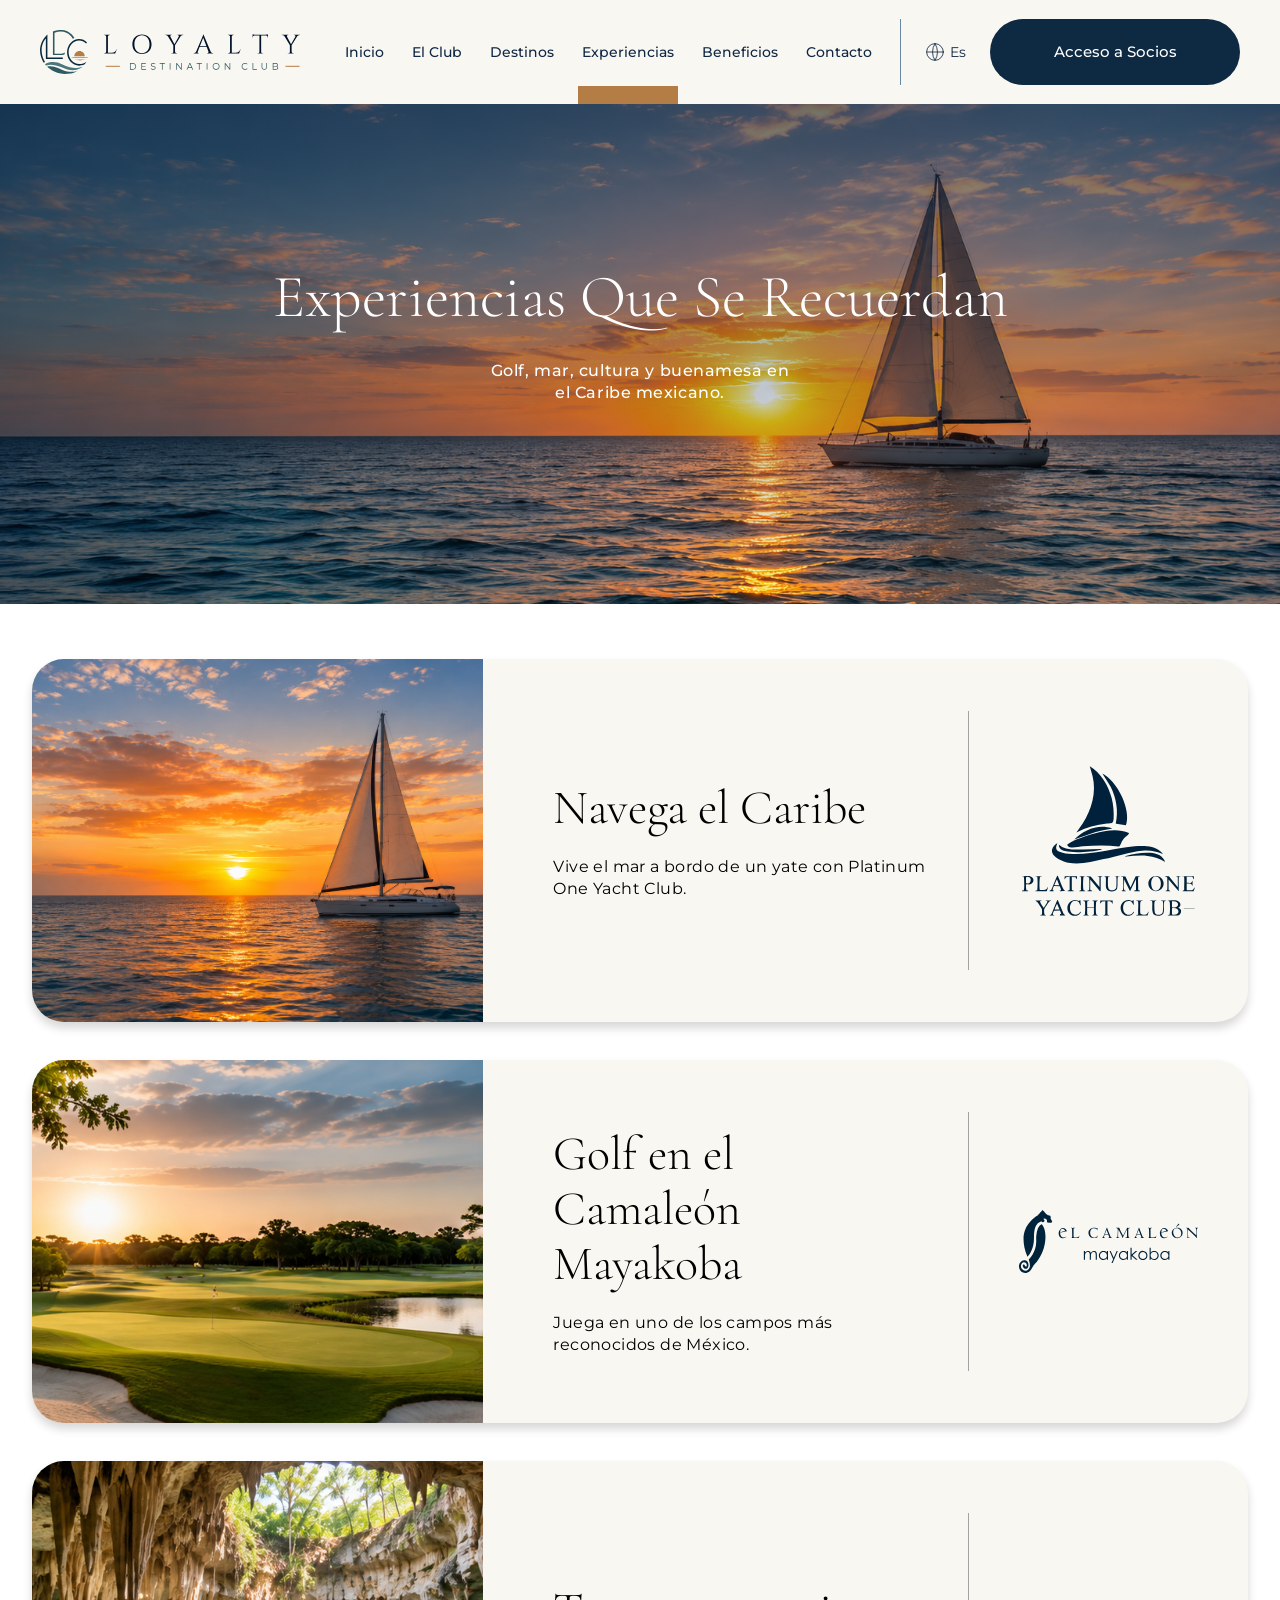
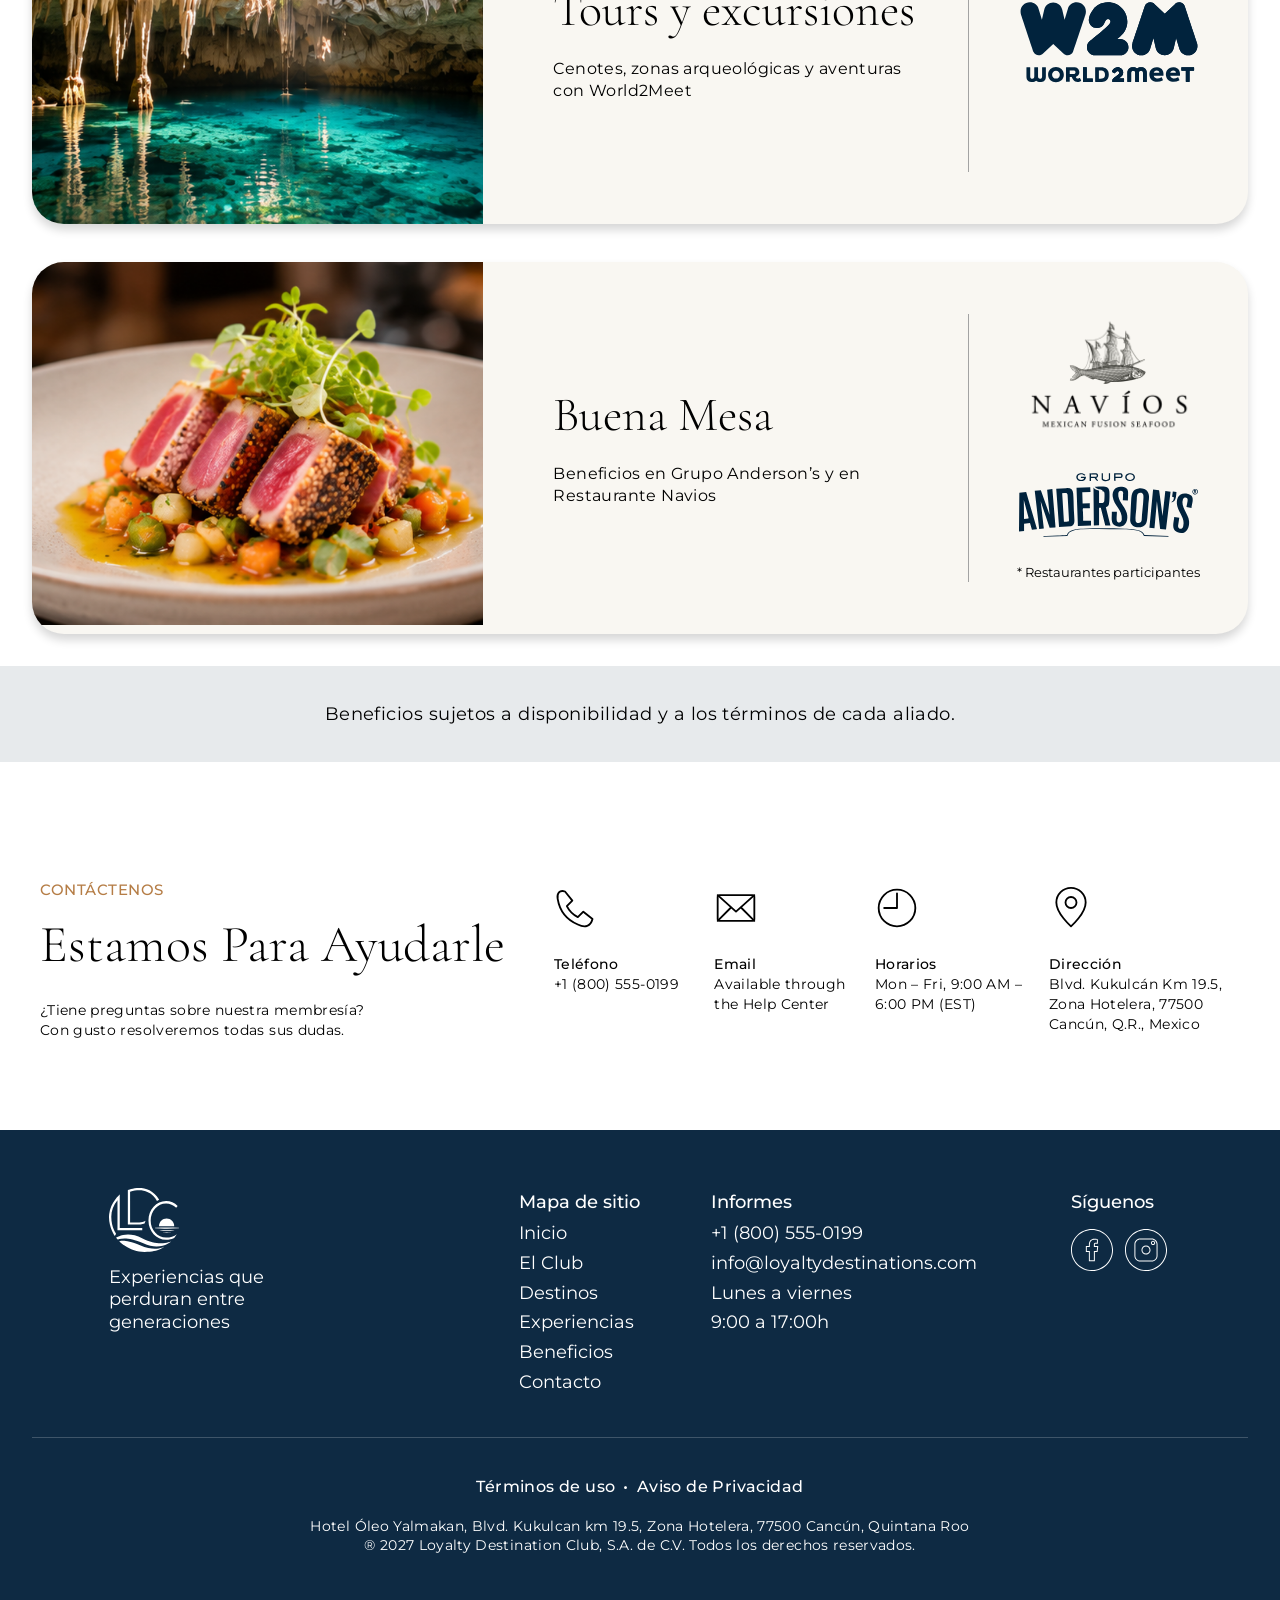
<file: experiencias.html>
<!DOCTYPE html>
<html lang="es">
  <head>
    <meta charset="UTF-8" />
    <meta name="viewport" content="width=device-width, initial-scale=1" />
    <meta
      name="description"
      content="Loyalty Destination Club. Hoteles, viajes y experiencias en el Caribe mexicano."
    />
    <title>Experiencias | Loyalty Destination Club</title>
    <link rel="icon" href="assets/mark.svg" type="image/svg+xml" />
    <link rel="stylesheet" href="fonts/fonts.css" />
    <link rel="stylesheet" href="css/general.css" />
    <link rel="stylesheet" href="css/experiencias.css" />
    <link rel="stylesheet" href="css/footer.css" />
    <script src="js/principal.js" defer></script>
  </head>
  <body class="">
    <a class="skip-link" href="#contenido">Saltar al contenido</a>

    <!-- COMPONENTE: Cabecera y navegación principal -->
    <header class="site-header">
      <div class="site-header__inner">
        <a class="site-brand" href="index.html" aria-label="Loyalty Destination Club: inicio">
          <img src="assets/logo.svg" alt="Loyalty Destination Club" width="326" height="55" />
        </a>
        <button
          class="menu-toggle"
          type="button"
          aria-label="Abrir menú"
          aria-expanded="false"
          aria-controls="main-navigation"
          data-menu-toggle
        >
          <svg
            class="icon"
            viewBox="0 0 24 24"
            fill="none"
            stroke="currentColor"
            stroke-width="1"
            stroke-linecap="round"
            stroke-linejoin="round"
            aria-hidden="true"
          >
            <path d="M3 5h18M3 12h18M3 19h18" />
          </svg>
        </button>
        <nav class="main-navigation" id="main-navigation" aria-label="Navegación principal">
          <ul>
            <li><a href="index.html">Inicio</a></li>
            <li><a href="el-club.html">El Club</a></li>
            <li><a href="destinos.html">Destinos</a></li>
            <li><a href="experiencias.html" aria-current="page">Experiencias</a></li>
            <li><a href="beneficios.html">Beneficios</a></li>
            <li><a href="contacto.html">Contacto</a></li>
          </ul>
        </nav>
        <div class="site-header__actions">
          <button
            class="language-control"
            type="button"
            aria-label="Idioma: español"
            data-action="cambiar-idioma"
          >
            <svg
              class="icon"
              viewBox="0 0 24 24"
              fill="none"
              stroke="currentColor"
              stroke-width="1"
              stroke-linecap="round"
              stroke-linejoin="round"
              aria-hidden="true"
            >
              <circle cx="12" cy="12" r="10" />
              <path d="M2 12h20M12 2a18 18 0 0 1 0 20 18 18 0 0 1 0-20" /></svg
            ><span>Es</span>
          </button>
          <a class="button button--nav" href="https://emmachuche.github.io/loyalty-static-files/login.html">Acceso a Socios</a>
        </div>
      </div>
    </header>

    <main id="contenido">
      <!-- COMPONENTE: Banner principal -->
      <section class="hero hero--experiences" aria-labelledby="hero-title">
        <img class="hero__image" src="assets/hero-experiencias.webp" alt="" fetchpriority="high" />
        <div class="hero__overlay"></div>
        <div class="hero__content">
          <h1 id="hero-title">Experiencias Que Se Recuerdan</h1>
          <p class="hero__description hero__description__large">
            Golf, mar, cultura y buenamesa en el Caribe mexicano.
          </p>
        </div>
      </section>

      <!-- COMPONENTE: Introducción de experiencias -->
      <!-- <section class="experiences-intro" aria-labelledby="experiences-title">
        <header class="section-heading">
          <p class="eyebrow">EXPERIENCIAS</p>
          <h2 id="experiences-title">Experiencias Que Se Recuerdan</h2>
          <p class="section-heading__description">
            Golf, mar, cultura y buena mesa en el Caribe Mexicano.
          </p>
        </header>
        <div class="section-actions">
          <a class="button button--gold" href="login.html">Acceso a socios</a
          ><a class="button" href="contacto.html">Quiero más información</a>
        </div>
      </section> -->
      <!-- COMPONENTE: Experiencias y aliados -->
      <section class="experience-list" aria-label="Experiencias disponibles">
        <article class="experience-card">
          <img
            class="experience-card__image"
            src="assets/experiencia-yate.webp"
            alt="Navega el Caribe"
            width="594"
            height="363"
            loading="eager"
          />
          <div class="experience-card__copy">
            <h2>Navega el Caribe</h2>
            <p>Vive el mar a bordo de un yate con Platinum One Yacht Club.</p>
          </div>
          <div class="experience-card__partners">
            <img
              src="assets/platinum-yacht-club.svg"
              alt="Platinum One Yacht Club"
              loading="eager"
            />
          </div>
        </article>
        <article class="experience-card">
          <img
            class="experience-card__image"
            src="assets/experiencia-golf.webp"
            alt="Golf en el Camaleón Mayakoba"
            width="594"
            height="363"
            loading="eager"
          />
          <div class="experience-card__copy">
            <h2>Golf en el<br />Camaleón Mayakoba</h2>
            <p>Juega en uno de los campos más reconocidos de México.</p>
          </div>
          <div class="experience-card__partners">
            <img src="assets/camaleon-mayakoba.svg" alt="El Camaleón Mayakoba" loading="eager" />
          </div>
        </article>
        <article class="experience-card">
          <img
            class="experience-card__image"
            src="assets/experiencia-tours.webp"
            alt="Tours y excursiones"
            width="594"
            height="363"
            loading="eager"
          />
          <div class="experience-card__copy">
            <h2>Tours y excursiones</h2>
            <p>Cenotes, zonas arqueológicas y aventuras con World2Meet</p>
          </div>
          <div class="experience-card__partners">
            <img src="assets/world2meet.svg" alt="World2Meet" loading="eager" />
          </div>
        </article>
        <article class="experience-card">
          <img
            class="experience-card__image"
            src="assets/experiencia-gastronomia.webp"
            alt="Buena Mesa"
            width="594"
            height="363"
            loading="eager"
          />
          <div class="experience-card__copy">
            <h2>Buena Mesa</h2>
            <p>Beneficios en Grupo Anderson’s y en Restaurante Navios</p>
          </div>
          <div class="experience-card__partners">
            <img
              src="assets/navios-logo.webp"
              alt="Navios Mexican Fusion Seafood"
              loading="eager"
            />
            <img src="assets/grupo-andersons.svg" alt="Grupo Anderson’s" loading="eager" />
            <sub>* Restaurantes participantes</sub>
          </div>
        </article>
      </section>
      <p class="experience-disclaimer">
        Beneficios sujetos a disponibilidad y a los términos de cada aliado.
      </p>

      <!-- COMPONENTE: Información de contacto -->
      <section class="contact-section" id="contacto" aria-labelledby="contact-title">
        <div class="contact-section__inner">
          <header class="contact-section__heading">
            <p class="eyebrow">CONTÁCTENOS</p>
            <h2 id="contact-title">Estamos Para Ayudarle</h2>
            <p>
              ¿Tiene preguntas sobre nuestra membresía?<br />Con gusto resolveremos todas sus dudas.
            </p>
          </header>
          <dl class="contact-section__details">
            <div class="contact-item">
              <dt>
                <svg
                  class="icon"
                  viewBox="0 0 24 24"
                  fill="none"
                  stroke="currentColor"
                  stroke-width="1"
                  stroke-linecap="round"
                  stroke-linejoin="round"
                  aria-hidden="true"
                >
                  <path
                    d="m6 3 4 5-3 3c1.5 3 3 4.5 6 6l3-3 5 4c-1 4-4 5-8 3C6 18 3 13 2 7 1.5 4 3 2 6 3Z"
                  /></svg
                >Teléfono
              </dt>
              <dd>+1 (800) 555-0199</dd>
            </div>
            <div class="contact-item">
              <dt>
                <svg
                  class="icon"
                  viewBox="0 0 24 24"
                  fill="none"
                  stroke="currentColor"
                  stroke-width="1"
                  stroke-linecap="round"
                  stroke-linejoin="round"
                  aria-hidden="true"
                >
                  <rect x="2" y="5" width="20" height="14" rx="1" />
                  <path d="m2 5 10 9L22 5M2 19l7-7m13 7-7-7" /></svg
                >Email
              </dt>
              <dd>Available through the Help Center</dd>
            </div>
            <div class="contact-item">
              <dt>
                <svg
                  class="icon"
                  viewBox="0 0 24 24"
                  fill="none"
                  stroke="currentColor"
                  stroke-width="1"
                  stroke-linecap="round"
                  stroke-linejoin="round"
                  aria-hidden="true"
                >
                  <circle cx="12" cy="12" r="10" />
                  <path d="M12 4v8H5" /></svg
                >Horarios
              </dt>
              <dd>Mon – Fri, 9:00 AM – 6:00 PM (EST)</dd>
            </div>
            <div class="contact-item">
              <dt>
                <svg
                  class="icon"
                  viewBox="0 0 24 24"
                  fill="none"
                  stroke="currentColor"
                  stroke-width="1"
                  stroke-linecap="round"
                  stroke-linejoin="round"
                  aria-hidden="true"
                >
                  <path d="M20 9c0 6-8 13-8 13S4 15 4 9a8 8 0 1 1 16 0Z" />
                  <circle cx="12" cy="9" r="3" /></svg
                >Dirección
              </dt>
              <dd>Blvd. Kukulcán Km 19.5, Zona Hotelera, 77500 Cancún, Q.R., Mexico</dd>
            </div>
          </dl>
        </div>
      </section>
    </main>

    <!-- COMPONENTE: Pie de página -->
    <footer class="footer-principal">
      <div class="footer-contenido">
        <div class="footer-marca">
          <a class="footer-logo" href="index.html" aria-label="Loyalty Destination Club: inicio">
            <span class="icono icono-logo-footer m-auto color-white icono-tamanio-footer"></span>
          </a>
          <p class="footer-frase">Experiencias que<br />perduran entre<br />generaciones</p>
        </div>
    
        <nav class="footer-navegacion" aria-label="Mapa del sitio">
          <h2 class="footer-titulo">Mapa de sitio</h2>
          <ul class="footer-enlaces">
            <li><a href="index.html">Inicio</a></li>
            <li><a href="el-club.html">El Club</a></li>
            <li><a href="destinos.html">Destinos</a></li>
            <li><a href="experiencias.html">Experiencias</a></li>
            <li><a href="beneficios.html">Beneficios</a></li>
            <li><a href="contacto.html">Contacto</a></li>
          </ul>
        </nav>
    
        <div class="footer-informes">
          <h2 class="footer-titulo">Informes</h2>
          <a href="tel:+18005550199">+1 (800) 555-0199</a>
          <a href="mailto:info@loyaltydestinations.com">info@loyaltydestinations.com</a>
          <p>Lunes a viernes<br />9:00 a 17:00h</p>
        </div>
    
        <div class="footer-social">
          <h2 class="footer-titulo">Síguenos</h2>
          <div class="footer-redes">
            <a class="footer-red" href="#" aria-label="Facebook">
              <span class="icono icono-facebook m-auto color-white icono-tamanio-footer-redes"></span>
            </a>
            <a class="footer-red" href="#" aria-label="Instagram">
              <span class="icono icono-instagram m-auto color-white icono-tamanio-footer-redes"></span>
            </a>
          </div>
        </div>
      </div>
    
      <div class="footer-legal">
        <div class="footer-legal-enlaces">
          <a href="#" data-action="terminos-uso">Términos de uso</a>
          <span aria-hidden="true">•</span>
          <a href="aviso-privacidad.html" data-action="aviso-privacidad">Aviso de Privacidad</a>
        </div>
        <p class="footer-direccion">
          Hotel Óleo Yalmakan, Blvd. Kukulcan km 19.5, Zona Hotelera, 77500 Cancún, Quintana Roo
        </p>
        <p class="footer-derechos">
          ® 2027 Loyalty Destination Club, S.A. de C.V. Todos los derechos reservados.
        </p>
      </div>
    </footer>
  </body>
</html>
</file>
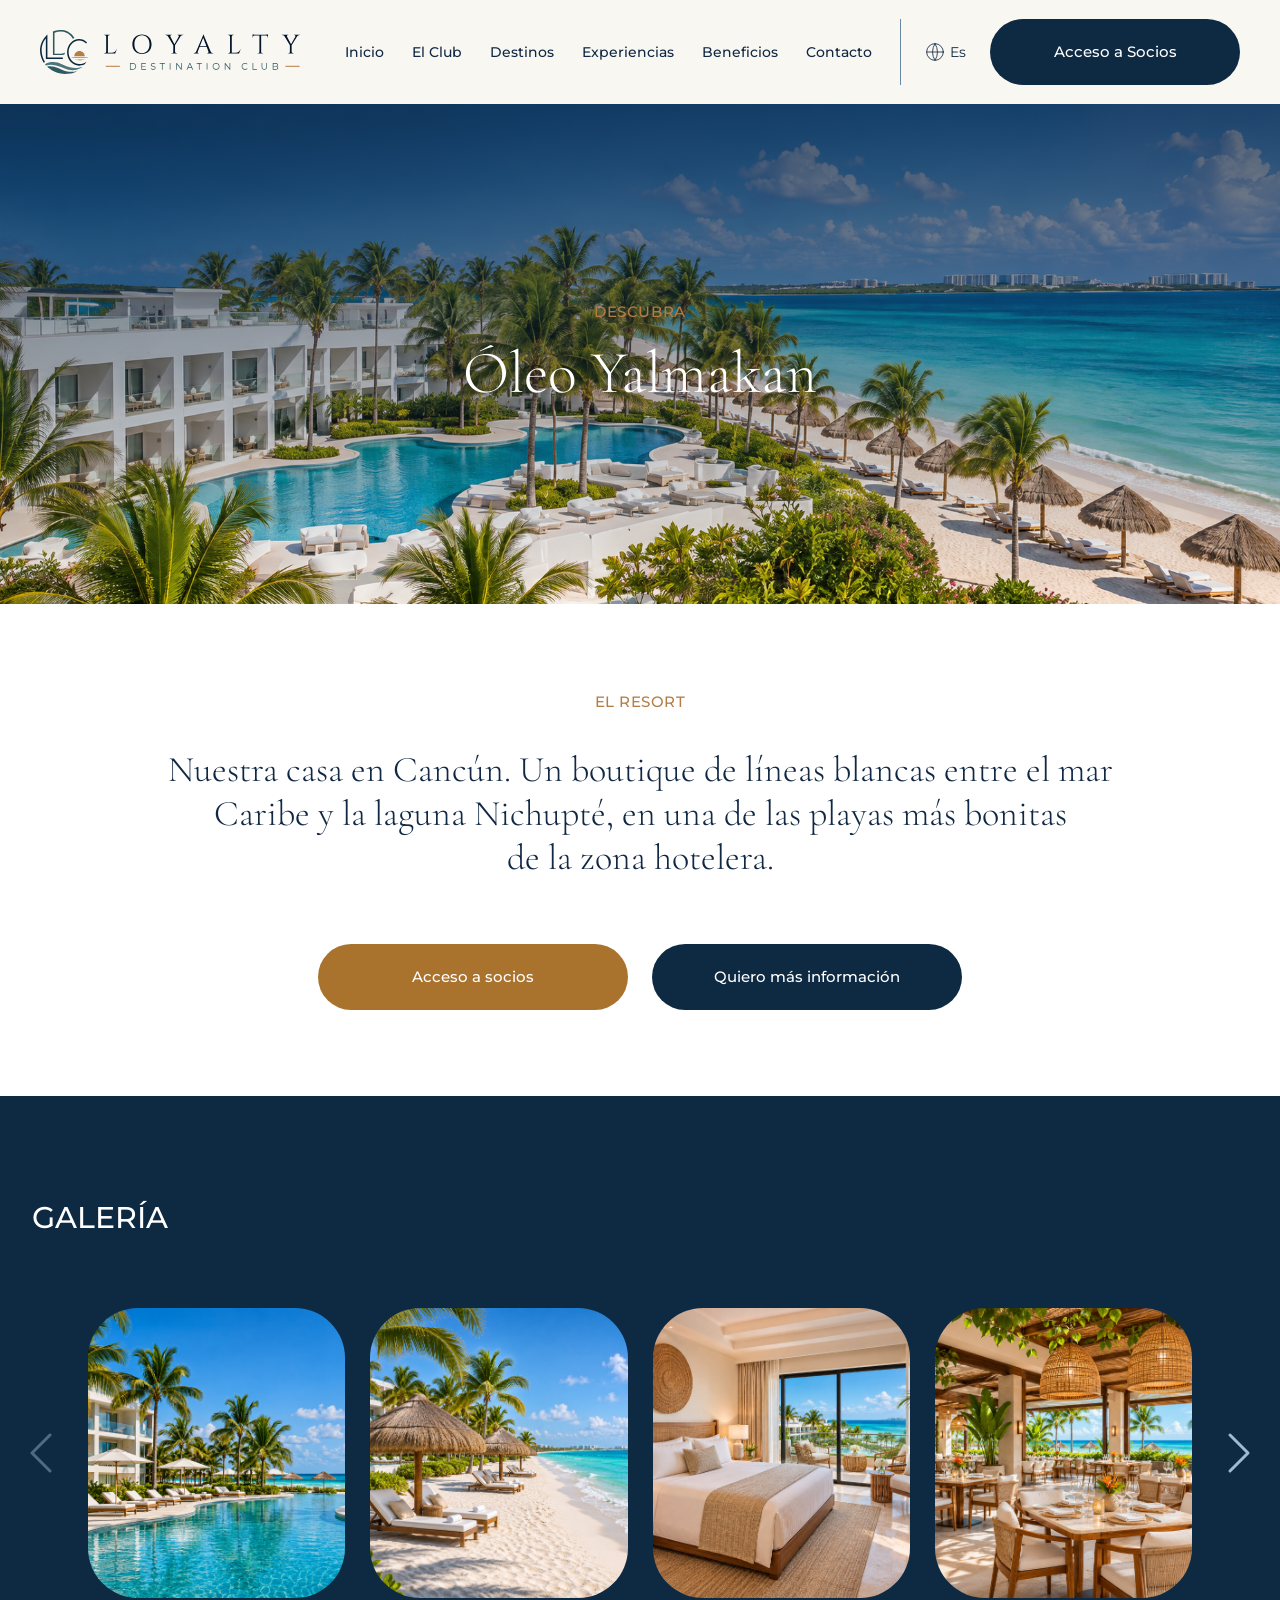
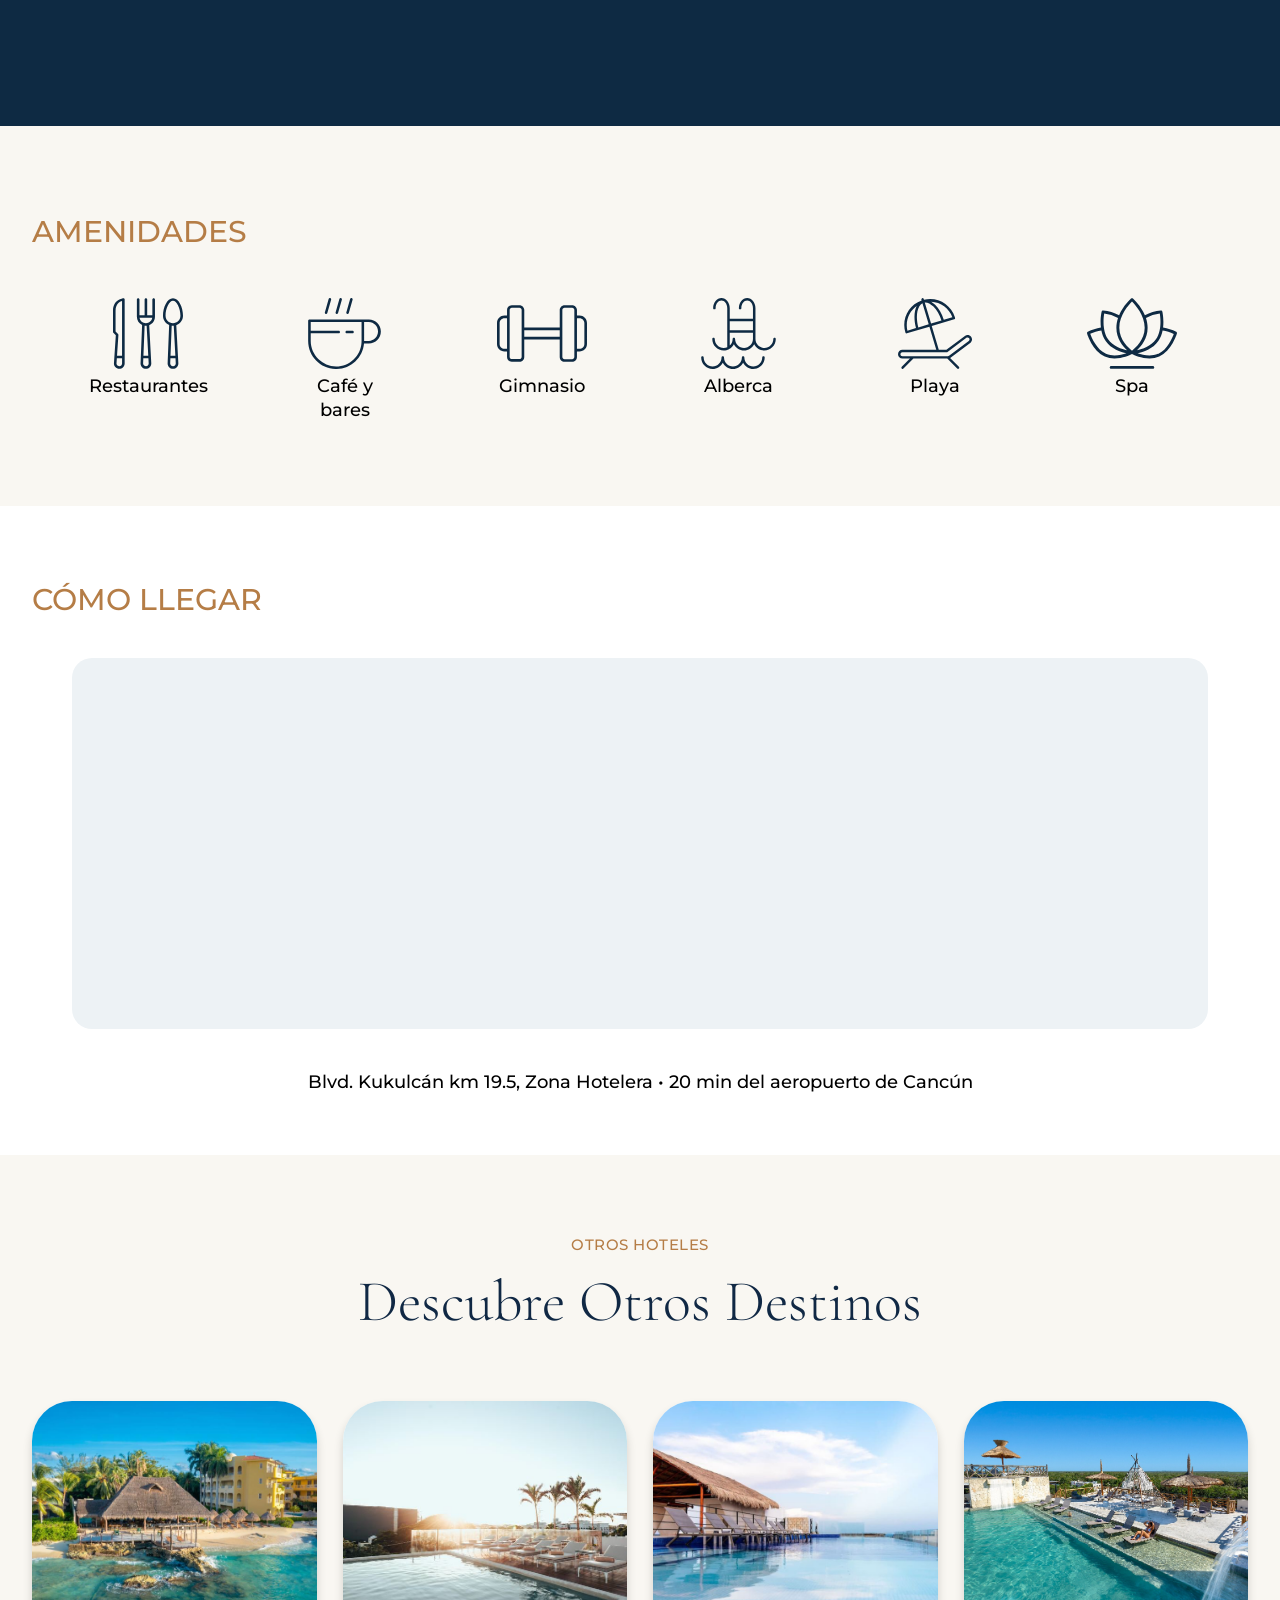
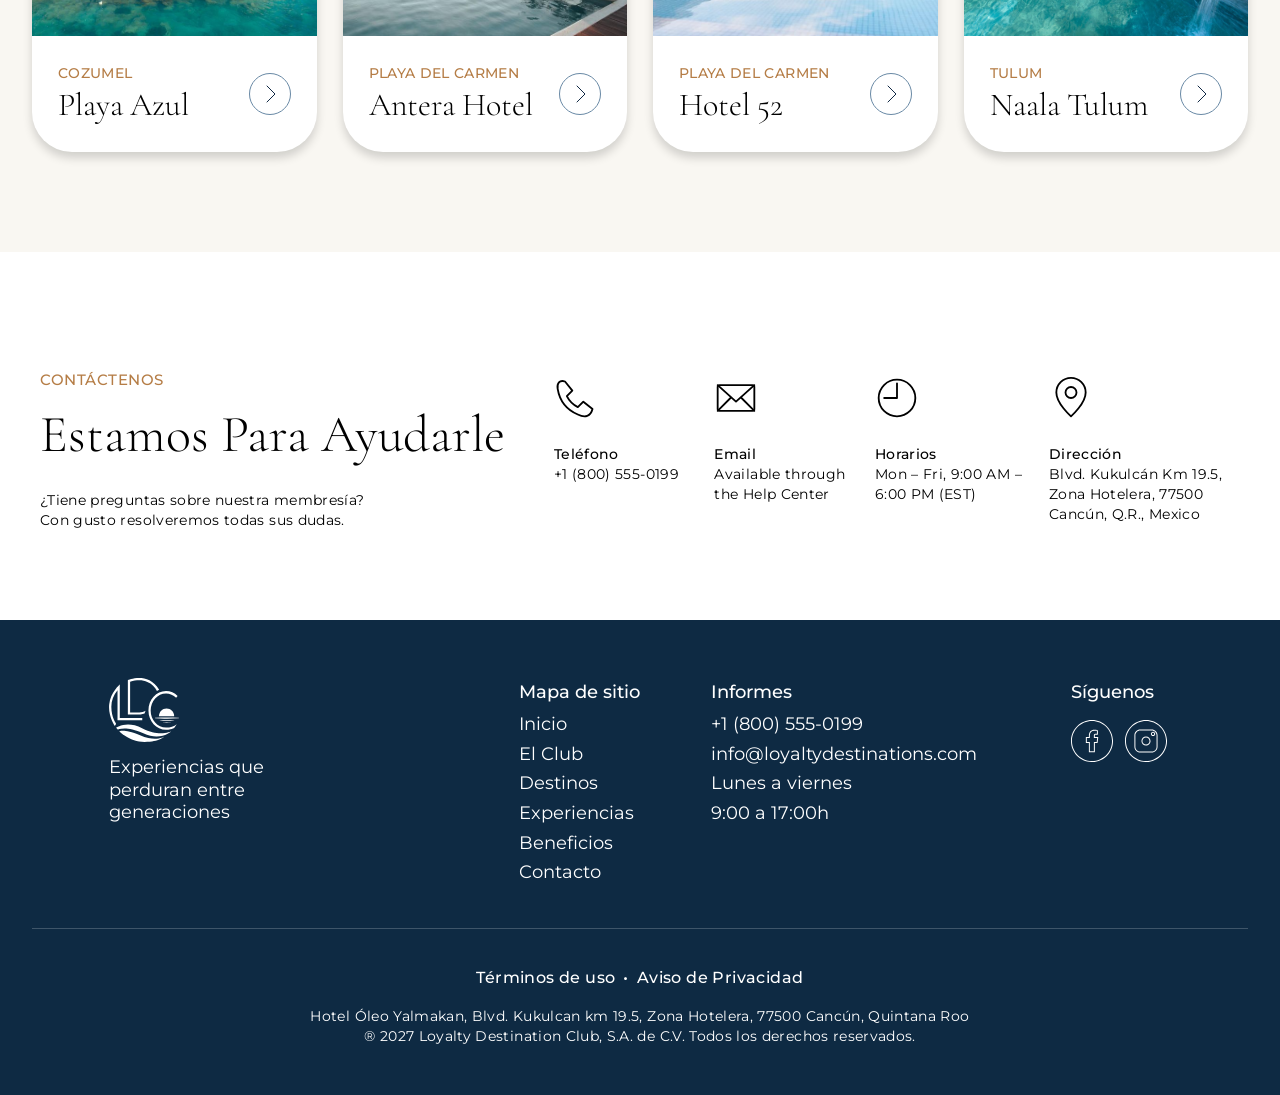
<file: hotel-oleo-yalmakan.html>
<!DOCTYPE html>
<html lang="es">
  <head>
    <meta charset="UTF-8" />
    <meta name="viewport" content="width=device-width, initial-scale=1" />
    <meta
      name="description"
      content="Loyalty Destination Club. Hoteles, viajes y experiencias en el Caribe mexicano."
    />
    <title>Óleo Yalmakan | Loyalty Destination Club</title>
    <link rel="icon" href="assets/mark.svg" type="image/svg+xml" />
    <link rel="stylesheet" href="fonts/fonts.css" />
    <link rel="stylesheet" href="css/general.css" />
    <link rel="stylesheet" href="css/hotel.css" />
    <link rel="stylesheet" href="css/footer.css" />
    <script src="js/principal.js" defer></script>
    <script src="js/carruseles.js" defer></script>
  </head>
  <body class="">
    <a class="skip-link" href="#contenido">Saltar al contenido</a>

    <!-- COMPONENTE: Cabecera y navegación principal -->
    <header class="site-header">
      <div class="site-header__inner">
        <a class="site-brand" href="index.html" aria-label="Loyalty Destination Club: inicio">
          <img src="assets/logo.svg" alt="Loyalty Destination Club" width="326" height="55" />
        </a>
        <button
          class="menu-toggle"
          type="button"
          aria-label="Abrir menú"
          aria-expanded="false"
          aria-controls="main-navigation"
          data-menu-toggle
        >
          <svg
            class="icon"
            viewBox="0 0 24 24"
            fill="none"
            stroke="currentColor"
            stroke-width="1"
            stroke-linecap="round"
            stroke-linejoin="round"
            aria-hidden="true"
          >
            <path d="M3 5h18M3 12h18M3 19h18" />
          </svg>
        </button>
        <nav class="main-navigation" id="main-navigation" aria-label="Navegación principal">
          <ul>
            <li><a href="index.html">Inicio</a></li>
            <li><a href="el-club.html">El Club</a></li>
            <li><a href="destinos.html">Destinos</a></li>
            <li><a href="experiencias.html">Experiencias</a></li>
            <li><a href="beneficios.html">Beneficios</a></li>
            <li><a href="contacto.html">Contacto</a></li>
          </ul>
        </nav>
        <div class="site-header__actions">
          <button
            class="language-control"
            type="button"
            aria-label="Idioma: español"
            data-action="cambiar-idioma"
          >
            <svg
              class="icon"
              viewBox="0 0 24 24"
              fill="none"
              stroke="currentColor"
              stroke-width="1"
              stroke-linecap="round"
              stroke-linejoin="round"
              aria-hidden="true"
            >
              <circle cx="12" cy="12" r="10" />
              <path d="M2 12h20M12 2a18 18 0 0 1 0 20 18 18 0 0 1 0-20" /></svg
            ><span>Es</span>
          </button>
          <a class="button button--nav" href="https://emmachuche.github.io/loyalty-static-files/login.html">Acceso a Socios</a>
        </div>
      </div>
    </header>

    <main id="contenido">
      <!-- COMPONENTE: Banner principal -->
      <section class="hero hero--hotel" aria-labelledby="hero-title">
        <img class="hero__image" src="assets/hero-oleo.webp" alt="" fetchpriority="high" />
        <div class="hero__overlay"></div>
        <div class="hero__content">
          <p class="eyebrow">DESCUBRA</p>
          <h1 id="hero-title">Óleo Yalmakan</h1>
        </div>
      </section>

      <!-- COMPONENTE: Introducción del resort -->
      <section class="resort-intro" aria-labelledby="resort-intro-title">
        <p class="eyebrow">EL RESORT</p>
        <h2 id="resort-intro-title">
          Nuestra casa en Cancún. Un boutique de líneas blancas entre el mar<br
            class="desktop-break"
          />Caribe y la laguna Nichupté, en una de las playas más bonitas<br
            class="desktop-break"
          />de la zona hotelera.
        </h2>
        <div class="section-actions">
          <a class="button button--gold" href="https://emmachuche.github.io/loyalty-static-files/login.html">Acceso a socios</a
          ><a class="button" href="contacto.html">Quiero más información</a>
        </div>
      </section>
      <!-- COMPONENTE: Galería del hotel -->
      <section class="hotel-gallery section--navy" aria-labelledby="gallery-title">
        <div class="wide-container">
          <h2 class="section-label" id="gallery-title">GALERÍA</h2>
          <!-- COMPONENTE: Carrusel en JavaScript vanilla -->
          <div
            class="carousel carousel--gallery"
            data-carousel
            aria-label="Fotografías de Óleo Yalmakan"
            role="region"
            aria-roledescription="carrusel"
          >
            <button
              class="carousel__control carousel__control--previous"
              type="button"
              aria-label="Anterior"
              aria-controls="galeria-hotel"
              data-carousel-previous
            >
              <svg
                class="icon"
                viewBox="0 0 24 24"
                fill="none"
                stroke="currentColor"
                stroke-width="1"
                stroke-linecap="round"
                stroke-linejoin="round"
                aria-hidden="true"
              >
                <path d="m15 3-9 9 9 9" />
              </svg>
            </button>
            <ul class="carousel__track" id="galeria-hotel" data-carousel-track tabindex="0">
              <li class="carousel__slide" data-carousel-slide aria-label="1 de 6">
                <figure>
                  <img
                    src="assets/galeria-alberca.webp"
                    alt="Alberca frente al mar"
                    width="320"
                    height="320"
                    loading="eager"
                  />
                </figure>
              </li>
              <li class="carousel__slide" data-carousel-slide aria-label="2 de 6">
                <figure>
                  <img
                    src="assets/galeria-playa.webp"
                    alt="Playa y área de descanso"
                    width="320"
                    height="320"
                    loading="eager"
                  />
                </figure>
              </li>
              <li class="carousel__slide" data-carousel-slide aria-label="3 de 6">
                <figure>
                  <img
                    src="assets/galeria-habitacion.webp"
                    alt="Habitación con vista al mar"
                    width="320"
                    height="320"
                    loading="eager"
                  />
                </figure>
              </li>
              <li class="carousel__slide" data-carousel-slide aria-label="4 de 6">
                <figure>
                  <img
                    src="assets/galeria-restaurante.webp"
                    alt="Restaurante"
                    width="320"
                    height="320"
                    loading="eager"
                  />
                </figure>
              </li>
              <li class="carousel__slide" data-carousel-slide aria-label="5 de 6">
                <figure>
                  <img
                    src="assets/galeria-spa.webp"
                    alt="Spa"
                    width="320"
                    height="320"
                    loading="eager"
                  />
                </figure>
              </li>
              <li class="carousel__slide" data-carousel-slide aria-label="6 de 6">
                <figure>
                  <img
                    src="assets/hero-oleo.webp"
                    alt="Vista panorámica del resort"
                    width="320"
                    height="320"
                    loading="eager"
                  />
                </figure>
              </li>
            </ul>
            <button
              class="carousel__control carousel__control--next"
              type="button"
              aria-label="Siguiente"
              aria-controls="galeria-hotel"
              data-carousel-next
            >
              <svg
                class="icon"
                viewBox="0 0 24 24"
                fill="none"
                stroke="currentColor"
                stroke-width="1"
                stroke-linecap="round"
                stroke-linejoin="round"
                aria-hidden="true"
              >
                <path d="m9 3 9 9-9 9" />
              </svg>
            </button>
            <p class="sr-only" aria-live="polite" data-carousel-status></p>
          </div>
        </div>
      </section>
      <!-- COMPONENTE: Amenidades -->
      <section class="amenities-section section--sand" aria-labelledby="amenities-title">
        <div class="wide-container">
          <h2 class="section-label" id="amenities-title">AMENIDADES</h2>
          <ul class="amenities-grid">
            <li>
              <span class="icono icono-restaurante m-auto color-blue icono-tamanio-grande"></span>
              <h3>Restaurantes</h3>
            </li>
            <li>
              <span class="icono icono-cafe m-auto color-blue icono-tamanio-grande"></span>
              <h3>Café y<br />bares</h3>
            </li>
            <li>
              <span class="icono icono-gym m-auto color-blue icono-tamanio-grande"></span>
              <h3>Gimnasio</h3>
            </li>
            <li>
              <span class="icono icono-alberca m-auto color-blue icono-tamanio-grande"></span>
              <h3>Alberca</h3>
            </li>
            <li>
              <span class="icono icono-playa m-auto color-blue icono-tamanio-grande"></span>
              <h3>Playa</h3>
            </li>
            <li>
              <span class="icono icono-spa m-auto color-blue icono-tamanio-grande"></span>
              <h3>Spa</h3>
            </li>
          </ul>
        </div>
      </section>
      <!-- COMPONENTE: Contenedor preparado para tu librería de Maps -->
      <section class="location-section" aria-labelledby="location-title">
        <div class="wide-container">
          <h2 class="section-label" id="location-title">CÓMO LLEGAR</h2>
          <div
            id="mapa-hotel"
            class="map-container"
            role="region"
            aria-label="Ubicación del hotel: contenedor de Maps"
          ></div>
          <p class="location-section__address">
            Blvd. Kukulcán km 19.5, Zona Hotelera • 20 min del aeropuerto de Cancún
          </p>
        </div>
      </section>
      <!-- COMPONENTE: Hoteles relacionados -->
      <section class="other-hotels section--sand" aria-labelledby="other-hotels-title">
        <header class="section-heading">
          <p class="eyebrow">OTROS HOTELES</p>
          <h2 id="other-hotels-title">Descubre Otros Destinos</h2>
        </header>
        <div class="hotel-grid hotel-grid--related">
          <!-- COMPONENTE: Tarjeta de hotel -->
          <article class="hotel-card">
            <img
              src="assets/playa-azul.webp"
              alt="Playa Azul"
              width="478"
              height="278"
              loading="eager"
            />
            <div class="hotel-card__body">
              <div>
                <p class="hotel-card__location">COZUMEL</p>
                <h3>Playa Azul</h3>
              </div>
              <button
                class="hotel-card__link"
                type="button"
                aria-label="Ver Playa Azul"
                data-action="ver-hotel"
                data-hotel="playa-azul"
              >
                <svg
                  class="icon"
                  viewBox="0 0 24 24"
                  fill="none"
                  stroke="currentColor"
                  stroke-width="1"
                  stroke-linecap="round"
                  stroke-linejoin="round"
                  aria-hidden="true"
                >
                  <path d="m9 4 8 8-8 8" />
                </svg>
              </button>
            </div>
          </article>

          <!-- COMPONENTE: Tarjeta de hotel -->
          <article class="hotel-card">
            <img
              src="assets/antera.webp"
              alt="Antera Hotel"
              width="478"
              height="278"
              loading="eager"
            />
            <div class="hotel-card__body">
              <div>
                <p class="hotel-card__location">PLAYA DEL CARMEN</p>
                <h3>Antera Hotel</h3>
              </div>
              <button
                class="hotel-card__link"
                type="button"
                aria-label="Ver Antera Hotel"
                data-action="ver-hotel"
                data-hotel="antera"
              >
                <svg
                  class="icon"
                  viewBox="0 0 24 24"
                  fill="none"
                  stroke="currentColor"
                  stroke-width="1"
                  stroke-linecap="round"
                  stroke-linejoin="round"
                  aria-hidden="true"
                >
                  <path d="m9 4 8 8-8 8" />
                </svg>
              </button>
            </div>
          </article>

          <!-- COMPONENTE: Tarjeta de hotel -->
          <article class="hotel-card">
            <img
              src="assets/hotel-52.webp"
              alt="Hotel 52"
              width="478"
              height="278"
              loading="eager"
            />
            <div class="hotel-card__body">
              <div>
                <p class="hotel-card__location">PLAYA DEL CARMEN</p>
                <h3>Hotel 52</h3>
              </div>
              <button
                class="hotel-card__link"
                type="button"
                aria-label="Ver Hotel 52"
                data-action="ver-hotel"
                data-hotel="hotel-52"
              >
                <svg
                  class="icon"
                  viewBox="0 0 24 24"
                  fill="none"
                  stroke="currentColor"
                  stroke-width="1"
                  stroke-linecap="round"
                  stroke-linejoin="round"
                  aria-hidden="true"
                >
                  <path d="m9 4 8 8-8 8" />
                </svg>
              </button>
            </div>
          </article>

          <!-- COMPONENTE: Tarjeta de hotel -->
          <article class="hotel-card">
            <img
              src="assets/naala-tulum.webp"
              alt="Naala Tulum"
              width="478"
              height="278"
              loading="eager"
            />
            <div class="hotel-card__body">
              <div>
                <p class="hotel-card__location">TULUM</p>
                <h3>Naala Tulum</h3>
              </div>
              <button
                class="hotel-card__link"
                type="button"
                aria-label="Ver Naala Tulum"
                data-action="ver-hotel"
                data-hotel="naala-tulum"
              >
                <svg
                  class="icon"
                  viewBox="0 0 24 24"
                  fill="none"
                  stroke="currentColor"
                  stroke-width="1"
                  stroke-linecap="round"
                  stroke-linejoin="round"
                  aria-hidden="true"
                >
                  <path d="m9 4 8 8-8 8" />
                </svg>
              </button>
            </div>
          </article>
        </div>
      </section>

      <!-- COMPONENTE: Información de contacto -->
      <section class="contact-section" id="contacto" aria-labelledby="contact-title">
        <div class="contact-section__inner">
          <header class="contact-section__heading">
            <p class="eyebrow">CONTÁCTENOS</p>
            <h2 id="contact-title">Estamos Para Ayudarle</h2>
            <p>
              ¿Tiene preguntas sobre nuestra membresía?<br />Con gusto resolveremos todas sus dudas.
            </p>
          </header>
          <dl class="contact-section__details">
            <div class="contact-item">
              <dt>
                <svg
                  class="icon"
                  viewBox="0 0 24 24"
                  fill="none"
                  stroke="currentColor"
                  stroke-width="1"
                  stroke-linecap="round"
                  stroke-linejoin="round"
                  aria-hidden="true"
                >
                  <path
                    d="m6 3 4 5-3 3c1.5 3 3 4.5 6 6l3-3 5 4c-1 4-4 5-8 3C6 18 3 13 2 7 1.5 4 3 2 6 3Z"
                  /></svg
                >Teléfono
              </dt>
              <dd>+1 (800) 555-0199</dd>
            </div>
            <div class="contact-item">
              <dt>
                <svg
                  class="icon"
                  viewBox="0 0 24 24"
                  fill="none"
                  stroke="currentColor"
                  stroke-width="1"
                  stroke-linecap="round"
                  stroke-linejoin="round"
                  aria-hidden="true"
                >
                  <rect x="2" y="5" width="20" height="14" rx="1" />
                  <path d="m2 5 10 9L22 5M2 19l7-7m13 7-7-7" /></svg
                >Email
              </dt>
              <dd>Available through the Help Center</dd>
            </div>
            <div class="contact-item">
              <dt>
                <svg
                  class="icon"
                  viewBox="0 0 24 24"
                  fill="none"
                  stroke="currentColor"
                  stroke-width="1"
                  stroke-linecap="round"
                  stroke-linejoin="round"
                  aria-hidden="true"
                >
                  <circle cx="12" cy="12" r="10" />
                  <path d="M12 4v8H5" /></svg
                >Horarios
              </dt>
              <dd>Mon – Fri, 9:00 AM – 6:00 PM (EST)</dd>
            </div>
            <div class="contact-item">
              <dt>
                <svg
                  class="icon"
                  viewBox="0 0 24 24"
                  fill="none"
                  stroke="currentColor"
                  stroke-width="1"
                  stroke-linecap="round"
                  stroke-linejoin="round"
                  aria-hidden="true"
                >
                  <path d="M20 9c0 6-8 13-8 13S4 15 4 9a8 8 0 1 1 16 0Z" />
                  <circle cx="12" cy="9" r="3" /></svg
                >Dirección
              </dt>
              <dd>Blvd. Kukulcán Km 19.5, Zona Hotelera, 77500 Cancún, Q.R., Mexico</dd>
            </div>
          </dl>
        </div>
      </section>
    </main>

    <!-- COMPONENTE: Pie de página -->
    <footer class="footer-principal">
      <div class="footer-contenido">
        <div class="footer-marca">
          <a class="footer-logo" href="index.html" aria-label="Loyalty Destination Club: inicio">
            <span class="icono icono-logo-footer m-auto color-white icono-tamanio-footer"></span>
          </a>
          <p class="footer-frase">Experiencias que<br />perduran entre<br />generaciones</p>
        </div>
    
        <nav class="footer-navegacion" aria-label="Mapa del sitio">
          <h2 class="footer-titulo">Mapa de sitio</h2>
          <ul class="footer-enlaces">
            <li><a href="index.html">Inicio</a></li>
            <li><a href="el-club.html">El Club</a></li>
            <li><a href="destinos.html">Destinos</a></li>
            <li><a href="experiencias.html">Experiencias</a></li>
            <li><a href="beneficios.html">Beneficios</a></li>
            <li><a href="contacto.html">Contacto</a></li>
          </ul>
        </nav>
    
        <div class="footer-informes">
          <h2 class="footer-titulo">Informes</h2>
          <a href="tel:+18005550199">+1 (800) 555-0199</a>
          <a href="mailto:info@loyaltydestinations.com">info@loyaltydestinations.com</a>
          <p>Lunes a viernes<br />9:00 a 17:00h</p>
        </div>
    
        <div class="footer-social">
          <h2 class="footer-titulo">Síguenos</h2>
          <div class="footer-redes">
            <a class="footer-red" href="#" aria-label="Facebook">
              <span class="icono icono-facebook m-auto color-white icono-tamanio-footer-redes"></span>
            </a>
            <a class="footer-red" href="#" aria-label="Instagram">
              <span class="icono icono-instagram m-auto color-white icono-tamanio-footer-redes"></span>
            </a>
          </div>
        </div>
      </div>
    
      <div class="footer-legal">
        <div class="footer-legal-enlaces">
          <a href="#" data-action="terminos-uso">Términos de uso</a>
          <span aria-hidden="true">•</span>
          <a href="aviso-privacidad.html" data-action="aviso-privacidad">Aviso de Privacidad</a>
        </div>
        <p class="footer-direccion">
          Hotel Óleo Yalmakan, Blvd. Kukulcan km 19.5, Zona Hotelera, 77500 Cancún, Quintana Roo
        </p>
        <p class="footer-derechos">
          ® 2027 Loyalty Destination Club, S.A. de C.V. Todos los derechos reservados.
        </p>
      </div>
    </footer>
  </body>
</html>
</file>
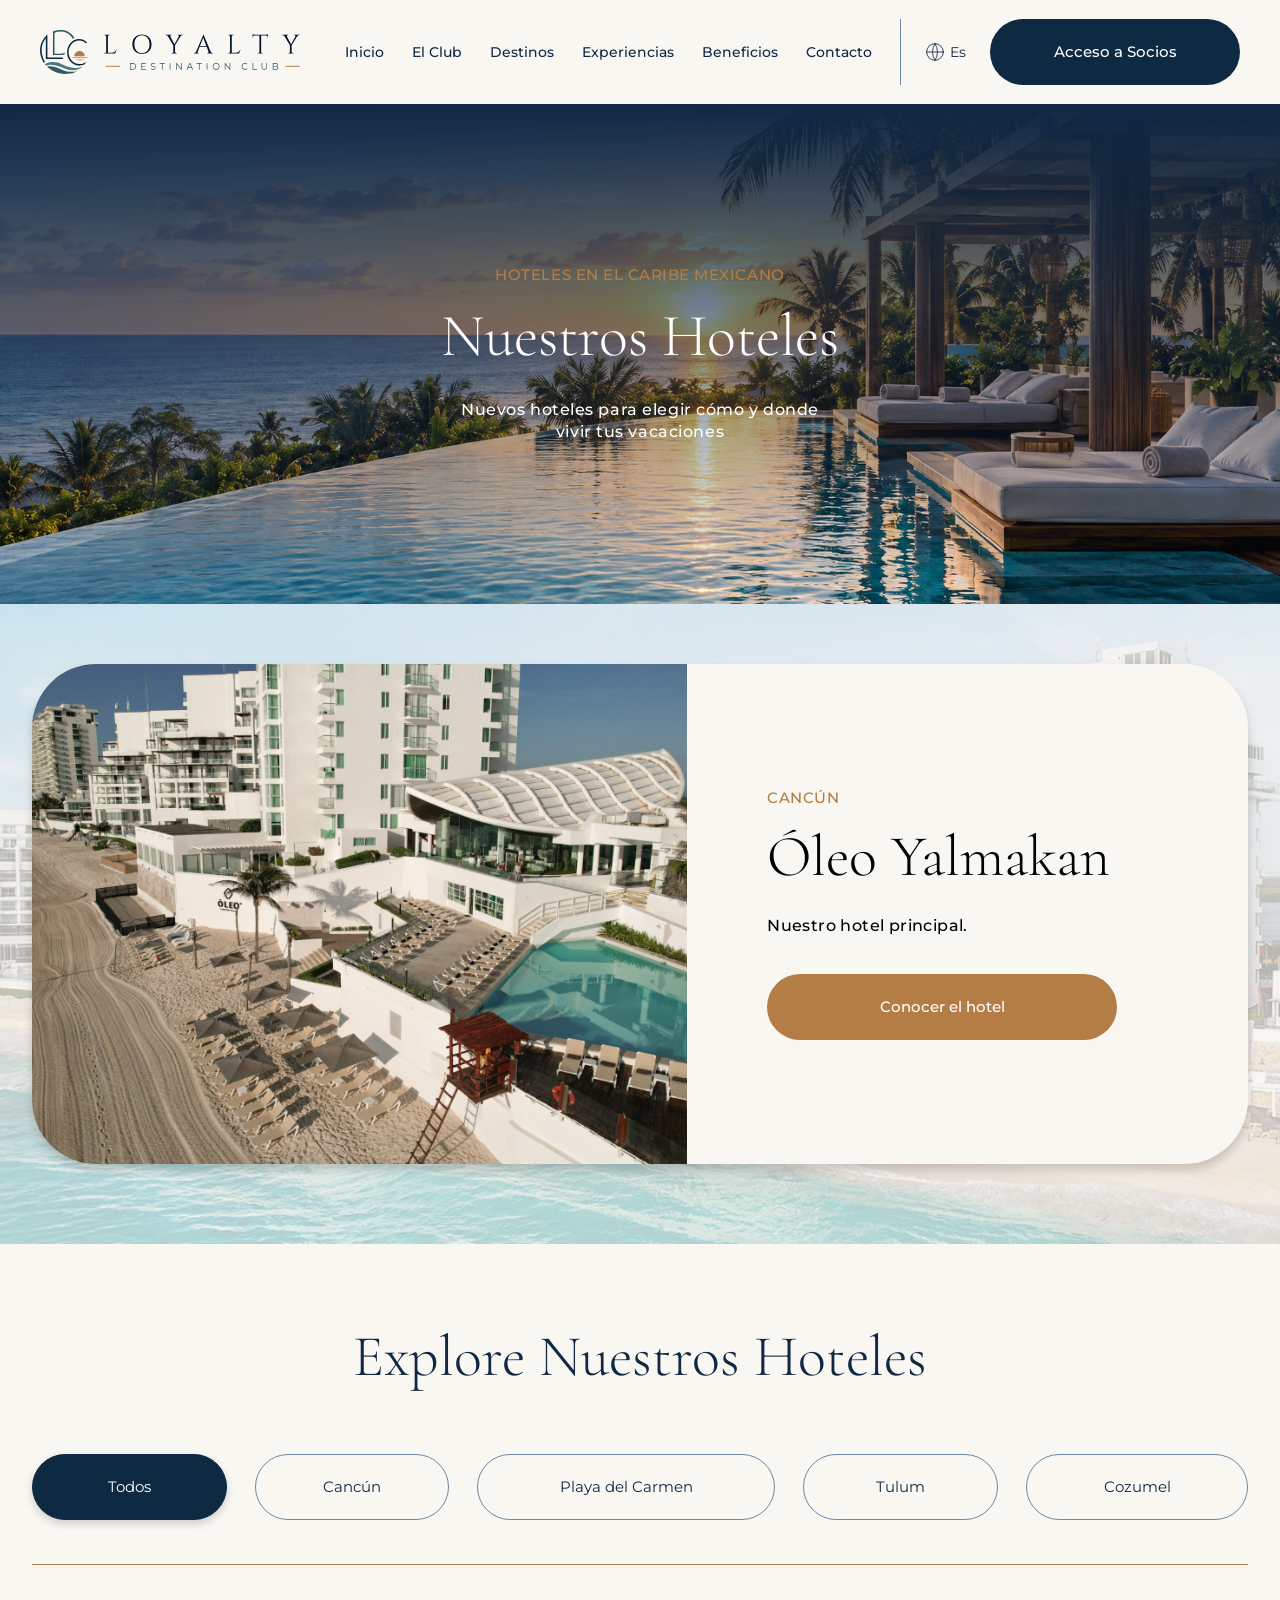
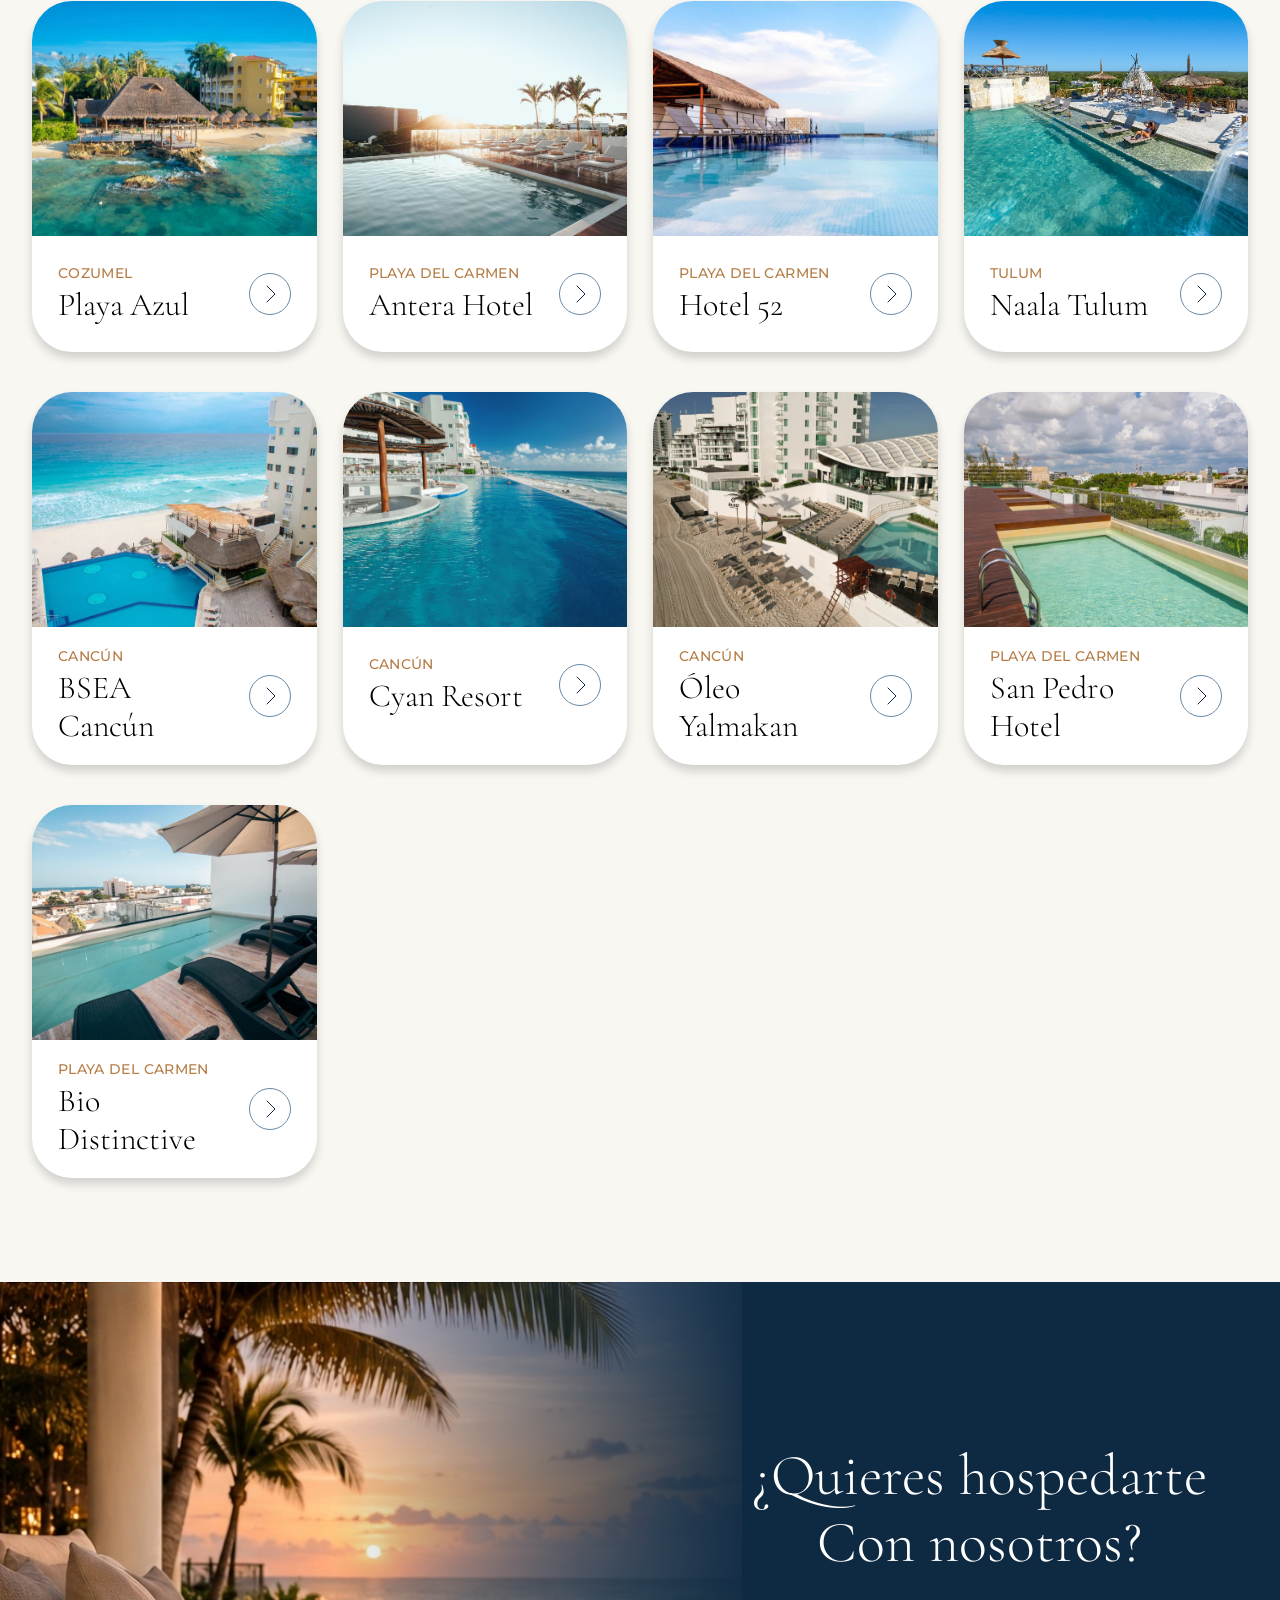
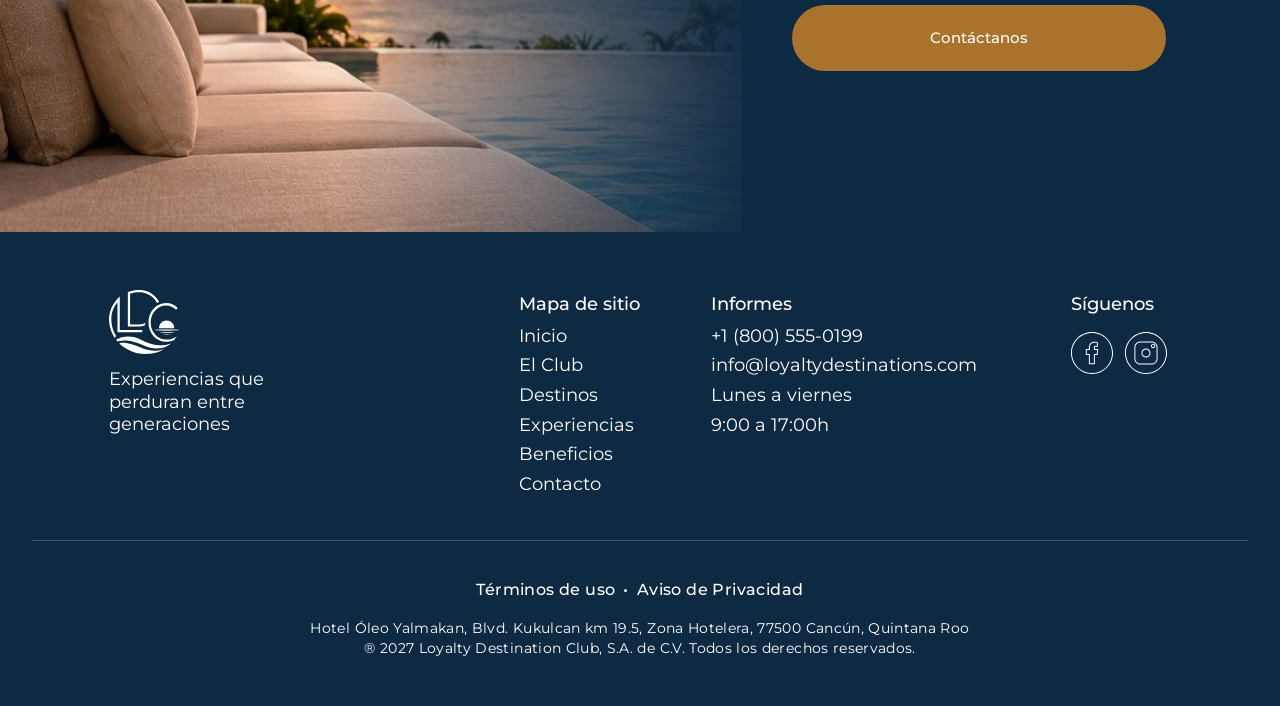
<file: hoteles.html>
<!DOCTYPE html>
<html lang="es">
  <head>
    <meta charset="UTF-8" />
    <meta name="viewport" content="width=device-width, initial-scale=1" />
    <meta
      name="description"
      content="Loyalty Destination Club. Hoteles, viajes y experiencias en el Caribe mexicano."
    />
    <title>Hoteles | Loyalty Destination Club</title>
    <link rel="icon" href="assets/mark.svg" type="image/svg+xml" />
    <link rel="stylesheet" href="fonts/fonts.css" />
    <link rel="stylesheet" href="css/general.css" />
    <link rel="stylesheet" href="css/hoteles.css" />
    <link rel="stylesheet" href="css/footer.css" />
    <script src="js/principal.js" defer></script>

    <script src="js/filtros-hoteles.js" defer></script>
  </head>
  <body class="">
    <a class="skip-link" href="#contenido">Saltar al contenido</a>

    <!-- COMPONENTE: Cabecera y navegación principal -->
    <header class="site-header">
      <div class="site-header__inner">
        <a class="site-brand" href="index.html" aria-label="Loyalty Destination Club: inicio">
          <img src="assets/logo.svg" alt="Loyalty Destination Club" width="326" height="55" />
        </a>
        <button
          class="menu-toggle"
          type="button"
          aria-label="Abrir menú"
          aria-expanded="false"
          aria-controls="main-navigation"
          data-menu-toggle
        >
          <svg
            class="icon"
            viewBox="0 0 24 24"
            fill="none"
            stroke="currentColor"
            stroke-width="1"
            stroke-linecap="round"
            stroke-linejoin="round"
            aria-hidden="true"
          >
            <path d="M3 5h18M3 12h18M3 19h18" />
          </svg>
        </button>
        <nav class="main-navigation" id="main-navigation" aria-label="Navegación principal">
          <ul>
            <li><a href="index.html">Inicio</a></li>
            <li><a href="el-club.html">El Club</a></li>
            <li><a href="destinos.html">Destinos</a></li>
            <li><a href="experiencias.html">Experiencias</a></li>
            <li><a href="beneficios.html">Beneficios</a></li>
            <li><a href="contacto.html">Contacto</a></li>
          </ul>
        </nav>
        <div class="site-header__actions">
          <button
            class="language-control"
            type="button"
            aria-label="Idioma: español"
            data-action="cambiar-idioma"
          >
            <svg
              class="icon"
              viewBox="0 0 24 24"
              fill="none"
              stroke="currentColor"
              stroke-width="1"
              stroke-linecap="round"
              stroke-linejoin="round"
              aria-hidden="true"
            >
              <circle cx="12" cy="12" r="10" />
              <path d="M2 12h20M12 2a18 18 0 0 1 0 20 18 18 0 0 1 0-20" /></svg
            ><span>Es</span>
          </button>
          <a class="button button--nav" href="https://emmachuche.github.io/loyalty-static-files/login.html">Acceso a Socios</a>
        </div>
      </div>
    </header>

    <main id="contenido">
      <!-- COMPONENTE: Banner principal -->
      <section class="hero hero--hotels" aria-labelledby="hero-title">
        <img class="hero__image" src="assets/hero-hoteles.webp" alt="" fetchpriority="high" />
        <div class="hero__overlay"></div>
        <div class="hero__content">
          <p class="eyebrow">HOTELES EN EL CARIBE MEXICANO</p>
          <h1 id="hero-title">Nuestros Hoteles</h1>
          <p class="hero__description">
            Nuevos hoteles para elegir cómo y donde<br />vivir tus vacaciones
          </p>
        </div>
      </section>

      <!-- COMPONENTE: Hotel principal -->
      <section class="featured-hotel-section" aria-labelledby="featured-hotel-title">
        <article class="featured-hotel">
          <img
            src="assets/oleo-principal.webp"
            alt="Vista de Óleo Yalmakan junto a la playa"
            width="862"
            height="576"
            loading="eager"
          />
          <div class="featured-hotel__copy">
            <p class="eyebrow">CANCÚN</p>
            <h2 id="featured-hotel-title">Óleo Yalmakan</h2>
            <p>Nuestro hotel principal.</p>
            <a class="button button--gold" href="hotel-oleo-yalmakan.html">Conocer el hotel</a>
          </div>
        </article>
      </section>
      <!-- COMPONENTE: Catálogo de hoteles y filtros locales -->
      <section
        class="hotel-catalog section--sand"
        aria-labelledby="hotel-catalog-title"
        data-hotel-catalog
      >
        <h2 id="hotel-catalog-title">Explore Nuestros Hoteles</h2>
        <div class="hotel-filters" role="group" aria-label="Filtrar hoteles por destino">
          <button
            class="hotel-filter is-active"
            type="button"
            data-hotel-filter="todos"
            aria-pressed="true"
          >
            Todos
          </button>
          <button
            class="hotel-filter"
            type="button"
            data-hotel-filter="cancun"
            aria-pressed="false"
          >
            Cancún
          </button>
          <button
            class="hotel-filter"
            type="button"
            data-hotel-filter="playa-del-carmen"
            aria-pressed="false"
          >
            Playa del Carmen
          </button>
          <button class="hotel-filter" type="button" data-hotel-filter="tulum" aria-pressed="false">
            Tulum
          </button>
          <button
            class="hotel-filter"
            type="button"
            data-hotel-filter="cozumel"
            aria-pressed="false"
          >
            Cozumel
          </button>
        </div>
        <div class="hotel-grid">
          <!-- COMPONENTE: Tarjeta de hotel -->
          <article class="hotel-card" data-hotel-card data-destination="cozumel">
            <img
              src="assets/playa-azul.webp"
              alt="Playa Azul"
              width="478"
              height="278"
              loading="eager"
            />
            <div class="hotel-card__body">
              <div>
                <p class="hotel-card__location">COZUMEL</p>
                <h3>Playa Azul</h3>
              </div>
              <button
                class="hotel-card__link"
                type="button"
                aria-label="Ver Playa Azul"
                data-action="ver-hotel"
                data-hotel="playa-azul"
              >
                <svg
                  class="icon"
                  viewBox="0 0 24 24"
                  fill="none"
                  stroke="currentColor"
                  stroke-width="1"
                  stroke-linecap="round"
                  stroke-linejoin="round"
                  aria-hidden="true"
                >
                  <path d="m9 4 8 8-8 8" />
                </svg>
              </button>
            </div>
          </article>

          <!-- COMPONENTE: Tarjeta de hotel -->
          <article class="hotel-card" data-hotel-card data-destination="playa-del-carmen">
            <img
              src="assets/antera.webp"
              alt="Antera Hotel"
              width="478"
              height="278"
              loading="eager"
            />
            <div class="hotel-card__body">
              <div>
                <p class="hotel-card__location">PLAYA DEL CARMEN</p>
                <h3>Antera Hotel</h3>
              </div>
              <button
                class="hotel-card__link"
                type="button"
                aria-label="Ver Antera Hotel"
                data-action="ver-hotel"
                data-hotel="antera"
              >
                <svg
                  class="icon"
                  viewBox="0 0 24 24"
                  fill="none"
                  stroke="currentColor"
                  stroke-width="1"
                  stroke-linecap="round"
                  stroke-linejoin="round"
                  aria-hidden="true"
                >
                  <path d="m9 4 8 8-8 8" />
                </svg>
              </button>
            </div>
          </article>

          <!-- COMPONENTE: Tarjeta de hotel -->
          <article class="hotel-card" data-hotel-card data-destination="playa-del-carmen">
            <img
              src="assets/hotel-52.webp"
              alt="Hotel 52"
              width="478"
              height="278"
              loading="eager"
            />
            <div class="hotel-card__body">
              <div>
                <p class="hotel-card__location">PLAYA DEL CARMEN</p>
                <h3>Hotel 52</h3>
              </div>
              <button
                class="hotel-card__link"
                type="button"
                aria-label="Ver Hotel 52"
                data-action="ver-hotel"
                data-hotel="hotel-52"
              >
                <svg
                  class="icon"
                  viewBox="0 0 24 24"
                  fill="none"
                  stroke="currentColor"
                  stroke-width="1"
                  stroke-linecap="round"
                  stroke-linejoin="round"
                  aria-hidden="true"
                >
                  <path d="m9 4 8 8-8 8" />
                </svg>
              </button>
            </div>
          </article>

          <!-- COMPONENTE: Tarjeta de hotel -->
          <article class="hotel-card" data-hotel-card data-destination="tulum">
            <img
              src="assets/naala-tulum.webp"
              alt="Naala Tulum"
              width="478"
              height="278"
              loading="eager"
            />
            <div class="hotel-card__body">
              <div>
                <p class="hotel-card__location">TULUM</p>
                <h3>Naala Tulum</h3>
              </div>
              <button
                class="hotel-card__link"
                type="button"
                aria-label="Ver Naala Tulum"
                data-action="ver-hotel"
                data-hotel="naala-tulum"
              >
                <svg
                  class="icon"
                  viewBox="0 0 24 24"
                  fill="none"
                  stroke="currentColor"
                  stroke-width="1"
                  stroke-linecap="round"
                  stroke-linejoin="round"
                  aria-hidden="true"
                >
                  <path d="m9 4 8 8-8 8" />
                </svg>
              </button>
            </div>
          </article>

          <!-- COMPONENTE: Tarjeta de hotel -->
          <article class="hotel-card" data-hotel-card data-destination="cancun">
            <img
              src="assets/bsea-cancun.webp"
              alt="BSEA Cancún"
              width="478"
              height="278"
              loading="eager"
            />
            <div class="hotel-card__body">
              <div>
                <p class="hotel-card__location">CANCÚN</p>
                <h3>BSEA Cancún</h3>
              </div>
              <button
                class="hotel-card__link"
                type="button"
                aria-label="Ver BSEA Cancún"
                data-action="ver-hotel"
                data-hotel="bsea-cancun"
              >
                <svg
                  class="icon"
                  viewBox="0 0 24 24"
                  fill="none"
                  stroke="currentColor"
                  stroke-width="1"
                  stroke-linecap="round"
                  stroke-linejoin="round"
                  aria-hidden="true"
                >
                  <path d="m9 4 8 8-8 8" />
                </svg>
              </button>
            </div>
          </article>

          <!-- COMPONENTE: Tarjeta de hotel -->
          <article class="hotel-card" data-hotel-card data-destination="cancun">
            <img
              src="assets/cyan-resort.webp"
              alt="Cyan Resort"
              width="478"
              height="278"
              loading="eager"
            />
            <div class="hotel-card__body">
              <div>
                <p class="hotel-card__location">CANCÚN</p>
                <h3>Cyan Resort</h3>
              </div>
              <button
                class="hotel-card__link"
                type="button"
                aria-label="Ver Cyan Resort"
                data-action="ver-hotel"
                data-hotel="cyan-resort"
              >
                <svg
                  class="icon"
                  viewBox="0 0 24 24"
                  fill="none"
                  stroke="currentColor"
                  stroke-width="1"
                  stroke-linecap="round"
                  stroke-linejoin="round"
                  aria-hidden="true"
                >
                  <path d="m9 4 8 8-8 8" />
                </svg>
              </button>
            </div>
          </article>

          <article class="hotel-card" data-hotel-card data-destination="cancun">
            <img
              src="assets/oleo-principal.webp"
              alt="Óleo Yalmakan"
              width="478"
              height="278"
              loading="eager"
            />
            <div class="hotel-card__body">
              <div>
                <p class="hotel-card__location">CANCÚN</p>
                <h3>Óleo Yalmakan</h3>
              </div>
              <button
                class="hotel-card__link"
                type="button"
                aria-label="Ver Óleo Yalmakan"
                data-action="ver-hotel"
                data-hotel="oleo-yalmakan"
              >
                <svg
                  class="icon"
                  viewBox="0 0 24 24"
                  fill="none"
                  stroke="currentColor"
                  stroke-width="1"
                  stroke-linecap="round"
                  stroke-linejoin="round"
                  aria-hidden="true"
                >
                  <path d="m9 4 8 8-8 8" />
                </svg>
              </button>
            </div>
          </article>

          <!-- COMPONENTE: Tarjeta de hotel -->
          <article class="hotel-card" data-hotel-card data-destination="playa-del-carmen">
            <img
              src="assets/san-pedro.webp"
              alt="San Pedro Hotel"
              width="478"
              height="278"
              loading="eager"
            />
            <div class="hotel-card__body">
              <div>
                <p class="hotel-card__location">PLAYA DEL CARMEN</p>
                <h3>San Pedro Hotel</h3>
              </div>
              <button
                class="hotel-card__link"
                type="button"
                aria-label="Ver San Pedro Hotel"
                data-action="ver-hotel"
                data-hotel="san-pedro"
              >
                <svg
                  class="icon"
                  viewBox="0 0 24 24"
                  fill="none"
                  stroke="currentColor"
                  stroke-width="1"
                  stroke-linecap="round"
                  stroke-linejoin="round"
                  aria-hidden="true"
                >
                  <path d="m9 4 8 8-8 8" />
                </svg>
              </button>
            </div>
          </article>

          <!-- COMPONENTE: Tarjeta de hotel -->
          <article class="hotel-card" data-hotel-card data-destination="playa-del-carmen">
            <img
              src="assets/bio-distinctive.webp"
              alt="Bio Distinctive"
              width="478"
              height="278"
              loading="eager"
            />
            <div class="hotel-card__body">
              <div>
                <p class="hotel-card__location">PLAYA DEL CARMEN</p>
                <h3>Bio Distinctive</h3>
              </div>
              <button
                class="hotel-card__link"
                type="button"
                aria-label="Ver Bio Distinctive"
                data-action="ver-hotel"
                data-hotel="bio-distinctive"
              >
                <svg
                  class="icon"
                  viewBox="0 0 24 24"
                  fill="none"
                  stroke="currentColor"
                  stroke-width="1"
                  stroke-linecap="round"
                  stroke-linejoin="round"
                  aria-hidden="true"
                >
                  <path d="m9 4 8 8-8 8" />
                </svg>
              </button>
            </div>
          </article>
        </div>
        <p class="sr-only" aria-live="polite" data-hotel-results></p>
      </section>
      <!-- COMPONENTE: Llamada a la acción de hoteles -->
      <section class="hotels-callout section--navy" aria-labelledby="hotels-callout-title">
        <img
          src="assets/banner-hoteles.webp"
          alt="Terraza junto al mar al atardecer"
          width="1109"
          height="550"
          loading="eager"
        />
        <div class="hotels-callout__copy">
          <h2 id="hotels-callout-title">¿Quieres hospedarte<br />Con nosotros?</h2>
          <a class="button button--gold" href="contacto.html">Contáctanos</a>
        </div>
      </section>
    </main>

    <!-- COMPONENTE: Pie de página -->
    <footer class="footer-principal">
      <div class="footer-contenido">
        <div class="footer-marca">
          <a class="footer-logo" href="index.html" aria-label="Loyalty Destination Club: inicio">
            <span class="icono icono-logo-footer m-auto color-white icono-tamanio-footer"></span>
          </a>
          <p class="footer-frase">Experiencias que<br />perduran entre<br />generaciones</p>
        </div>
    
        <nav class="footer-navegacion" aria-label="Mapa del sitio">
          <h2 class="footer-titulo">Mapa de sitio</h2>
          <ul class="footer-enlaces">
            <li><a href="index.html">Inicio</a></li>
            <li><a href="el-club.html">El Club</a></li>
            <li><a href="destinos.html">Destinos</a></li>
            <li><a href="experiencias.html">Experiencias</a></li>
            <li><a href="beneficios.html">Beneficios</a></li>
            <li><a href="contacto.html">Contacto</a></li>
          </ul>
        </nav>
    
        <div class="footer-informes">
          <h2 class="footer-titulo">Informes</h2>
          <a href="tel:+18005550199">+1 (800) 555-0199</a>
          <a href="mailto:info@loyaltydestinations.com">info@loyaltydestinations.com</a>
          <p>Lunes a viernes<br />9:00 a 17:00h</p>
        </div>
    
        <div class="footer-social">
          <h2 class="footer-titulo">Síguenos</h2>
          <div class="footer-redes">
            <a class="footer-red" href="#" aria-label="Facebook">
              <span class="icono icono-facebook m-auto color-white icono-tamanio-footer-redes"></span>
            </a>
            <a class="footer-red" href="#" aria-label="Instagram">
              <span class="icono icono-instagram m-auto color-white icono-tamanio-footer-redes"></span>
            </a>
          </div>
        </div>
      </div>
    
      <div class="footer-legal">
        <div class="footer-legal-enlaces">
          <a href="#" data-action="terminos-uso">Términos de uso</a>
          <span aria-hidden="true">•</span>
          <a href="aviso-privacidad.html" data-action="aviso-privacidad">Aviso de Privacidad</a>
        </div>
        <p class="footer-direccion">
          Hotel Óleo Yalmakan, Blvd. Kukulcan km 19.5, Zona Hotelera, 77500 Cancún, Quintana Roo
        </p>
        <p class="footer-derechos">
          ® 2027 Loyalty Destination Club, S.A. de C.V. Todos los derechos reservados.
        </p>
      </div>
    </footer>
  </body>
</html>
</file>
<file: fonts/fonts.css>
@font-face {
  font-family: "Cormorant Garamond";
  font-style: normal;
  font-weight: 300;
  font-display: swap;
  src: url(./font-1.ttf) format("truetype");
}
@font-face {
  font-family: "Cormorant Garamond";
  font-style: normal;
  font-weight: 400;
  font-display: swap;
  src: url(./font-2.ttf) format("truetype");
}
@font-face {
  font-family: "Montserrat";
  font-style: normal;
  font-weight: 400;
  font-display: swap;
  src: url(./font-3.ttf) format("truetype");
}
@font-face {
  font-family: "Montserrat";
  font-style: normal;
  font-weight: 500;
  font-display: swap;
  src: url(./font-4.ttf) format("truetype");
}
@font-face {
  font-family: "Montserrat";
  font-style: normal;
  font-weight: 600;
  font-display: swap;
  src: url(./font-5.ttf) format("truetype");
}
</file>
<file: css/general.css>
/* Colores, tipografías y componentes compartidos del diseño de Adobe XD. */
:root {
  --color-navy: #0e2a43;
  --color-heading: #102844;
  --color-gold: #b57d46;
  --color-gold-dark: #a9732e;
  --color-sand: #f9f7f2;
  --color-white: #ffffff;
  --color-ink: #000000;
  --color-muted: #808080;
  --color-border: #a3a3a3;
  --font-body: "Montserrat", Arial, sans-serif;
  --font-heading: "Cormorant Garamond", Georgia, serif;
  --shadow-card: 0 6px 10px #00000029;
}

/* Estilos base. */
*,
*::before,
*::after {
  box-sizing: border-box;
}

html {
  scroll-behavior: smooth;
  scroll-padding-top: 24px;
}

body {
  margin: 0;
  color: var(--color-ink);
  background: var(--color-white);
  font-family: var(--font-body);
  font-size: 18px;
  line-height: 1.35;
  -webkit-font-smoothing: antialiased;
}

h1,
h2,
h3,
p,
ul,
dl,
dd,
figure {
  margin: 0;
}

h1,
h2,
h3 {
  font-family: var(--font-heading);
  font-weight: 300;
}

a {
  color: inherit;
  text-decoration: none;
}

button,
input,
select,
textarea {
  font: inherit;
}

button {
  cursor: pointer;
}

button:disabled {
  cursor: default;
}

img {
  display: block;
  max-width: 100%;
}

[hidden] {
  display: none !important;
}

:focus-visible {
  outline: 3px solid var(--color-gold);
  outline-offset: 5px;
}

.icon {
  display: block;
  width: 24px;
  height: 24px;
  flex-shrink: 0;
}

.sr-only {
  position: absolute;
  width: 1px;
  height: 1px;
  margin: -1px;
  padding: 0;
  overflow: hidden;
  clip-path: inset(50%);
  white-space: nowrap;
  border: 0;
}

.skip-link {
  position: fixed;
  top: -100px;
  left: 20px;
  z-index: 100;
  padding: 12px;
  background: var(--color-white);
  color: var(--color-heading);
}

.skip-link:focus {
  top: 12px;
}

.wide-container {
  width: 100%;
  max-width: 1694px;
  margin-inline: auto;
}

.section--sand {
  background: var(--color-sand);
}

.section--navy {
  background: var(--color-navy);
  color: var(--color-white);
}

.eyebrow {
  color: var(--color-gold);
  font-family: var(--font-body);
  font-size: 18px;
  font-weight: 500;
  line-height: 22px;
  letter-spacing: 0.035em;
}

/* Botones y enlaces de acción. */
.button {
  display: inline-flex;
  align-items: center;
  justify-content: center;
  gap: 8px;
  min-height: 80px;
  max-width: 100%;
  padding: 18px 54px;
  border: 1px solid transparent;
  border-radius: 999px;
  background: var(--color-navy);
  color: var(--color-white);
  font-size: 18px;
  font-weight: 500;
  line-height: 24px;
  text-align: center;
  transition: background-color 180ms ease;
}

.button:hover {
  background: #1a405f;
}

.button--gold {
  background: var(--color-gold);
}

.button--gold:hover {
  background: var(--color-gold-dark);
}

.button--outline {
  border-color: #ffffffa6;
  background: transparent;
}

.button--outline:hover {
  background: #ffffff1a;
}

.button--wide {
  width: 590px;
}

.inline-link {
  display: inline;
  padding: 0;
  border: 0;
  background: transparent;
  color: inherit;
  text-decoration: underline;
  text-underline-offset: 2px;
}

/* Cabecera y navegación principal. */
.site-header {
  position: relative;
  z-index: 30;
  height: 128px;
  background: var(--color-sand);
}

.site-header__inner {
  display: flex;
  align-items: center;
  justify-content: space-between;
  gap: 40px;
  width: calc(100% - 128px);
  max-width: 1668px;
  height: 100%;
  margin-inline: auto;
}

.site-brand {
  flex-shrink: 0;
}

.site-brand img {
  width: 326px;
  height: auto;
}

.main-navigation {
  align-self: stretch;
  margin-left: auto;
}

.main-navigation ul {
  display: flex;
  align-items: stretch;
  gap: 42px;
  height: 100%;
  padding: 0;
  list-style: none;
}

.main-navigation li {
  display: flex;
}

.main-navigation a {
  position: relative;
  display: flex;
  align-items: center;
  color: var(--color-heading);
  font-size: 18px;
  font-weight: 500;
  white-space: nowrap;
}

.main-navigation a[aria-current="page"]::after {
  position: absolute;
  bottom: 0;
  left: -4px;
  right: -4px;
  height: 24px;
  background: var(--color-gold);
  content: "";
}

.site-header__actions {
  display: flex;
  align-items: center;
  gap: 40px;
  padding-left: 32px;
  border-left: 1px solid #6989a5;
}

.language-control {
  display: flex;
  align-items: center;
  gap: 5px;
  padding: 0;
  border: 0;
  background: transparent;
  color: var(--color-heading);
  font-size: 14px;
}

.language-control .icon {
  width: 20px;
  height: 20px;
}

.button--nav {
  width: 308px;
  padding-inline: 24px;
}

.menu-toggle {
  display: none;
  align-items: center;
  justify-content: center;
  padding: 8px;
  border: 0;
  background: transparent;
  color: var(--color-heading);
}

/* Banner principal. */
.hero {
  position: relative;
  display: flex;
  align-items: center;
  justify-content: center;
  min-height: 570px;
  padding: 60px 32px;
  overflow: hidden;
  color: var(--color-white);
  text-align: center;
}

.hero__image,
.hero__overlay {
  position: absolute;
  inset: 0;
  width: 100%;
  height: 100%;
}

.hero__image {
  object-fit: cover;
}

.hero--experiences{
  margin-bottom: 55px;
}

.hero__overlay {
  background: linear-gradient(180deg, #102844 0%, #03080e00 100%);
  opacity: 0.59;
}

.hero__content {
  position: relative;
  width: 100%;
  max-width: 1260px;
}

.hero h1 {
  font-size: 66px;
  line-height: 1.1;
}

.hero .eyebrow + h1 {
  margin-top: 18px;
}

.hero__description {
  margin-top: 40px;
  font-size: 18px;
  font-weight: 500;
  line-height: 24px;
  letter-spacing: 0.035em;
}

.hero__description__large {
  width: 26%;
  margin: 40px auto;
}

.hero__actions {
  display: flex;
  align-items: center;
  justify-content: center;
  flex-wrap: wrap;
  gap: 22px;
  margin-top: 44px;
}

.hero__actions .button {
  min-width: 308px;
}

/* Encabezados y acciones de sección. */
.section-heading {
  text-align: center;
}

.section-heading h2 {
  margin-top: 14px;
  color: var(--color-heading);
  font-size: 66px;
  line-height: 74px;
}

.section-heading__description {
  margin-top: 24px;
  font-size: 18px;
  line-height: 24px;
  letter-spacing: 0.025em;
}

.section--navy .section-heading h2 {
  color: var(--color-white);
}

.section-actions {
  display: flex;
  align-items: center;
  justify-content: center;
  flex-wrap: wrap;
  gap: 24px;
  text-align: center;
}

.section-label {
  color: var(--color-gold);
  font-family: var(--font-body);
  font-size: 30px;
  font-weight: 500;
  line-height: 36px;
}

/* Tarjeta de hotel. */
.hotel-card {
  height: 100%;
  overflow: hidden;
  border-radius: 40px;
  background: var(--color-white);
  color: var(--color-ink);
  box-shadow: var(--shadow-card);
}

.hotel-card > img {
  width: 100%;
  height: 278px;
  object-fit: cover;
}

.hotel-card__body {
  display: flex;
  align-items: center;
  justify-content: space-between;
  gap: 16px;
  min-height: 116px;
  padding: 24px 32px;
}

.hotel-card__body > div {
  min-width: 0;
}

.hotel-card__location {
  margin-bottom: 4px;
  color: var(--color-gold);
  font-size: 14px;
  font-weight: 500;
  line-height: 18px;
  letter-spacing: 0.025em;
}

.hotel-card h3 {
  font-size: 40px;
  line-height: 44px;
}

.hotel-card__link {
  display: flex;
  align-items: center;
  justify-content: center;
  width: 42px;
  height: 42px;
  flex-shrink: 0;
  padding: 8px;
  border: 1px solid #6989a5;
  border-radius: 50%;
  background: transparent;
  color: var(--color-heading);
}

.hotel-card__link:hover {
  background: var(--color-sand);
}

.hotel-grid {
  display: grid;
  grid-template-columns: repeat(4, minmax(0, 1fr));
  gap: 40px 26px;
  width: 100%;
  max-width: 1634px;
  margin-inline: auto;
}

/* Carrusel compartido: la lista sigue siendo desplazable sin JavaScript. */
.carousel {
  --carousel-visible: 3;
  --carousel-gap: 38px;
  position: relative;
  width: calc(100% - 160px);
  max-width: 1510px;
  margin-inline: auto;
}

.carousel__track {
  display: grid;
  grid-auto-flow: column;
  grid-auto-columns: calc(
    (100% - (var(--carousel-visible) - 1) * var(--carousel-gap)) / var(--carousel-visible)
  );
  gap: var(--carousel-gap);
  margin: 0;
  padding: 0 0 14px;
  overflow-x: auto;
  list-style: none;
  scroll-snap-type: x mandatory;
  scroll-behavior: smooth;
  scrollbar-width: none;
}

.carousel__track::-webkit-scrollbar {
  display: none;
}

.carousel__slide {
  min-width: 0;
  scroll-snap-align: start;
}

.carousel__control {
  position: absolute;
  top: 50%;
  z-index: 1;
  display: flex;
  align-items: center;
  justify-content: center;
  width: 52px;
  height: 60px;
  padding: 4px;
  border: 0;
  background: transparent;
  color: var(--color-heading);
  transform: translateY(-50%);
}

.carousel__control .icon {
  width: 48px;
  height: 48px;
  stroke-width: 1.5;
}

.carousel__control--previous {
  left: -90px;
}

.carousel__control--next {
  right: -90px;
}

.carousel__control:disabled {
  opacity: 0.45;
}

.section--navy .carousel__control {
  color: #9fbbd2;
}

/* Información de contacto. */
.contact-section {
  padding: 118px 40px 90px;
  background: var(--color-white);
}

.contact-section__inner {
  display: grid;
  grid-template-columns: minmax(0, 620px) minmax(0, 1fr);
  align-items: center;
  gap: 76px;
  width: 100%;
  max-width: 1610px;
  margin-inline: auto;
}

.contact-section__heading h2 {
  margin-top: 14px;
  font-size: 66px;
  line-height: 78px;
}

.contact-section__heading > p:last-child {
  margin-top: 24px;
  font-size: 18px;
  line-height: 24px;
  letter-spacing: 0.025em;
}

.contact-section__details {
  display: grid;
  grid-template-columns: 1fr 1fr 1.1fr 1.4fr;
  gap: 38px;
}

.contact-item dt {
  font-weight: 500;
}

.contact-item dt > .icon {
  width: 44px;
  height: 44px;
  margin-bottom: 24px;
}

.contact-item dt,
.contact-item dd {
  font-size: 18px;
  line-height: 22px;
  letter-spacing: 0.025em;
}

/* Pie de página. */
.site-footer {
  padding: 54px 24px 48px;
  background: var(--color-white);
  text-align: center;
}

.site-footer__mark {
  width: 58px;
  height: 53px;
  margin-inline: auto;
}

.site-footer__copyright {
  margin-top: 24px;
  font-size: 18px;
  line-height: 22px;
  letter-spacing: 0.025em;
}

.site-footer__provider {
  max-width: 1356px;
  margin: 32px auto 0;
  padding-top: 28px;
  border-top: 1px solid #a3a3a3;
  font-size: 14px;
  line-height: 20px;
}

.site-footer sup {
  font-size: 0.7em;
}

.site-footer--dark {
  padding-top: 28px;
  background: var(--color-navy);
  color: var(--color-white);
}

/* Adaptación a pantallas de escritorio más pequeñas. */
@media (max-width: 1599px) {
  body {
    font-size: 15px;
  }
  .site-header {
    height: 104px;
  }
  .site-header__inner {
    width: calc(100% - 80px);
    gap: 28px;
  }
  .site-brand img {
    width: 260px;
  }
  .main-navigation ul {
    gap: 28px;
  }
  .main-navigation a {
    font-size: 14px;
  }
  .main-navigation a[aria-current="page"]::after {
    height: 18px;
  }
  .site-header__actions {
    gap: 24px;
    padding-left: 24px;
  }
  .button {
    min-height: 66px;
    padding: 16px 38px;
    font-size: 15px;
  }
  .button--nav {
    width: 250px;
    padding-inline: 20px;
  }
  .button--wide {
    width: 500px;
  }
  .hero {
    min-height: 500px;
  }
  .hero h1 {
    font-size: 60px;
  }
  .hero__description {
    font-size: 16px;
    line-height: 22px;
    margin-top: 30px;
  }
  .hero__actions .button {
    min-width: 260px;
  }
  .eyebrow {
    font-size: 15px;
    line-height: 20px;
  }
  .section-heading h2 {
    font-size: 58px;
    line-height: 66px;
  }
  .section-heading__description {
    font-size: 16px;
    line-height: 22px;
  }
  .hotel-card h3 {
    font-size: 32px;
    line-height: 38px;
  }
  .hotel-card__body {
    padding: 20px 26px;
  }
  .hotel-card > img {
    height: 235px;
  }
  .contact-section__inner {
    grid-template-columns: minmax(0, 470px) minmax(0, 1fr);
    gap: 44px;
  }
  .contact-section__heading h2 {
    font-size: 52px;
    line-height: 62px;
  }
  .contact-section__details {
    gap: 24px;
  }
  .contact-item dt,
  .contact-item dd,
  .contact-section__heading > p:last-child {
    font-size: 14px;
    line-height: 20px;
  }
  .site-footer__copyright {
    font-size: 15px;
  }
  .site-footer__provider {
    font-size: 12px;
  }
}

@media (max-width: 1199px) {
  .site-header__inner {
    gap: 20px;
    width: calc(100% - 56px);
  }
  .site-brand img {
    width: 230px;
  }
  .main-navigation ul {
    gap: 20px;
  }
  .main-navigation a {
    font-size: 12px;
  }
  .site-header__actions {
    gap: 18px;
    padding-left: 18px;
  }
  .button--nav {
    width: 210px;
    font-size: 13px;
  }
  .hotel-grid {
    gap: 28px;
  }
  .hotel-card__body {
    padding-inline: 22px;
  }
  .hotel-card h3 {
    font-size: 28px;
    line-height: 32px;
  }
  .hotel-card__link {
    width: 36px;
    height: 36px;
    padding: 6px;
  }
  .carousel {
    --carousel-gap: 28px;
  }
  .carousel--hotels .hotel-card__body {
    padding-inline: 24px;
  }
  .contact-section {
    padding-block: 80px;
  }
  .contact-section__inner {
    grid-template-columns: 1fr;
    gap: 48px;
  }
}

/* Navegación móvil. */
@media (max-width: 1099px) {
  .site-header {
    height: 92px;
  }
  .site-header__inner {
    gap: 18px;
  }
  .site-brand {
    margin-right: auto;
  }
  .site-brand img {
    width: 240px;
  }
  .menu-toggle {
    display: flex;
  }
  .main-navigation {
    position: absolute;
    top: 100%;
    left: 0;
    right: 0;
    display: none;
    height: auto;
    padding: 12px 28px;
    background: var(--color-sand);
    border-top: 1px solid #d9d5cd;
    box-shadow: 0 8px 16px #00000014;
  }
  .main-navigation.is-open {
    display: block;
  }
  .main-navigation ul {
    flex-direction: column;
    gap: 0;
  }
  .main-navigation li {
    display: block;
  }
  .main-navigation a {
    display: block;
    padding: 14px 16px;
    font-size: 15px;
  }
  .main-navigation a[aria-current="page"]::after {
    top: 10px;
    bottom: 10px;
    left: 0;
    right: auto;
    width: 4px;
    height: auto;
  }
  .site-header__actions {
    gap: 20px;
  }
  .carousel {
    --carousel-visible: 2;
  }
  .hotel-grid {
    grid-template-columns: repeat(2, minmax(0, 1fr));
  }
}

@media (max-width: 767px) {
  body {
    font-size: 14px;
  }
  .site-header {
    height: 84px;
  }
  .site-header__inner {
    width: calc(100% - 32px);
    gap: 12px;
  }
  .site-brand img {
    width: 180px;
  }
  .site-header__actions {
    padding-left: 0;
    border-left: 0;
    gap: 10px;
  }
  .language-control {
    display: none;
  }
  .button {
    min-height: 54px;
    padding: 14px 26px;
    font-size: 13px;
    line-height: 20px;
  }
  .button--nav {
    width: auto;
    min-height: 46px;
    padding-inline: 18px;
    font-size: 11px;
    white-space: nowrap;
  }
  .button--wide {
    width: min(100%, 420px);
  }
  .hero {
    min-height: 390px;
    padding: 64px 24px;
  }
  .hero h1 {
    font-size: 46px;
    line-height: 1.08;
  }
  .hero__description {
    margin-top: 24px;
    font-size: 13px;
    line-height: 20px;
  }
  .hero__actions {
    gap: 14px;
    margin-top: 28px;
  }
  .hero__actions .button {
    min-width: 0;
  }
  .eyebrow {
    font-size: 12px;
    line-height: 18px;
  }
  .section-heading h2 {
    margin-top: 12px;
    font-size: 42px;
    line-height: 1.08;
  }
  .section-heading__description {
    margin-top: 20px;
    font-size: 13px;
    line-height: 21px;
  }
  .section-actions {
    gap: 14px;
  }
  .section-label {
    font-size: 20px;
    line-height: 26px;
  }
  .hotel-grid {
    gap: 24px 18px;
  }
  .hotel-card {
    border-radius: 28px;
  }
  .hotel-card > img {
    height: 190px;
  }
  .hotel-card__body {
    min-height: 102px;
    padding: 18px;
    gap: 10px;
  }
  .hotel-card__location {
    font-size: 9px;
    line-height: 14px;
  }
  .hotel-card h3 {
    font-size: 27px;
    line-height: 30px;
  }
  .hotel-card__link {
    width: 32px;
    height: 32px;
    padding: 6px;
  }
  .carousel {
    --carousel-visible: 1;
    --carousel-gap: 20px;
    width: calc(100% - 72px);
  }
  .carousel__control {
    width: 36px;
    height: 44px;
  }
  .carousel__control .icon {
    width: 32px;
    height: 32px;
  }
  .carousel__control--previous {
    left: -42px;
  }
  .carousel__control--next {
    right: -42px;
  }
  .contact-section {
    padding: 56px 24px;
  }
  .contact-section__heading h2 {
    font-size: 42px;
    line-height: 1.08;
  }
  .contact-section__heading > p:last-child {
    margin-top: 20px;
    font-size: 13px;
    line-height: 21px;
  }
  .contact-section__details {
    grid-template-columns: repeat(2, minmax(0, 1fr));
    gap: 32px 24px;
  }
  .contact-item dt > .icon {
    width: 32px;
    height: 32px;
    margin-bottom: 16px;
  }
  .contact-item dt,
  .contact-item dd {
    font-size: 12px;
    line-height: 19px;
  }
  .site-footer {
    padding: 36px 24px 32px;
  }
  .site-footer__mark {
    width: 48px;
    height: auto;
  }
  .site-footer__copyright {
    margin-top: 20px;
    font-size: 11px;
    line-height: 18px;
  }
  .site-footer__provider {
    margin-top: 24px;
    padding-top: 24px;
    font-size: 9px;
    line-height: 16px;
  }
  .desktop-break {
    display: none;
  }
}

@media (max-width: 479px) {
  .site-brand img {
    width: 156px;
  }
  .site-header__inner {
    gap: 8px;
  }
  .menu-toggle {
    padding: 4px;
  }
  .menu-toggle .icon {
    width: 22px;
    height: 22px;
  }
  .button--nav {
    padding: 12px 14px;
    font-size: 9px;
    min-height: 42px;
  }
  .hero h1 {
    font-size: 40px;
  }
  .hotel-grid {
    grid-template-columns: 1fr;
  }
  .hotel-card > img {
    height: 225px;
  }
  .hotel-card h3 {
    font-size: 32px;
    line-height: 36px;
  }
}

@media (max-width: 359px) {
  .site-brand img {
    width: 135px;
  }
  .button--nav {
    padding-inline: 10px;
    font-size: 8px;
  }
}

@media (prefers-reduced-motion: reduce) {
  html {
    scroll-behavior: auto;
  }
  .carousel__track {
    scroll-behavior: auto;
  }
  * {
    transition: none !important;
  }
}
</file>
<file: css/inicio.css>
/* Banner de inicio. */
.hero--home {
  min-height: 674px;
}

.icono {
  -webkit-mask-size: contain;
  mask-size: contain;
  -webkit-mask-repeat: no-repeat;
  mask-repeat: no-repeat;
  -webkit-mask-position: center;
  mask-position: center;
  transition: background-color 0.3s ease;
}

.icono-tamanio-pequeño {
  display: inline-block;
  width: 48px;
  height: 58px;
}

.icono-tamanio-mediano{
  display: inline-block;
  width: 88px;
  height: 88px;
} 

.color-white {
  background-color: #FFFFFF;
}

.color-brown {
  background-color: #B57D46; 
}

.icono-hoteles{
  -webkit-mask-image: url('../SVG/home-hoteles.svg'); mask-image: url('../SVG/home-hoteles.svg');
}

.icono-yates{
  -webkit-mask-image: url('../SVG/home-yates.svg'); mask-image: url('../SVG/home-yates.svg');
}

.home-hospedajes{
  -webkit-mask-image: url('../SVG/home-hospedaje.svg'); mask-image: url('../SVG/home-hospedaje.svg');
}

.beneficios-vuelos{
  -webkit-mask-image: url('../SVG/beneficio-vuelos.svg'); mask-image: url('../SVG/beneficio-vuelos.svg');
}

.beneficios-hospedaje {
  -webkit-mask-image: url('../SVG/beneficio-hospedaje.svg'); mask-image: url('../SVG/beneficio-hospedaje.svg');
}

.beneficios-autos{
  -webkit-mask-image: url('../SVG/beneficio-autos.svg'); mask-image: url('../SVG/beneficio-autos.svg');
}

.beneficios-loyalty{
  -webkit-mask-image: url('../SVG/beneficio-loyalty.svg'); mask-image: url('../SVG/beneficio-loyalty.svg');
}



.hero--home .hero__overlay {
  opacity: 0.9;
}

.hero--home .hero__content {
  transform: translateY(-28px);
}

/* Bienvenida y tarjetas introductorias. */
.welcome-section {
  padding: 40px 32px 90px;
}

.welcome-section .section-heading h2 {
  margin-top: 12px;
}

.welcome-section .section-heading__description {
  margin-top: 20px;
  font-weight: 500;
}

.welcome-grid {
  display: grid;
  grid-template-columns: repeat(3, minmax(0, 1fr));
  gap: 40px;
  max-width: 1260px;
  margin: 72px auto 0;
}

.welcome-card {
  display: flex;
  flex-direction: column;
  align-items: center;
  min-height: 286px;
  padding: 54px 36px 44px;
  border-radius: 50px;
  background: var(--color-navy);
  color: var(--color-white);
  box-shadow: var(--shadow-card);
  text-align: center;
}

.welcome-card__icon {
  display: flex;
  align-items: center;
  justify-content: center;
  width: 88px;
  height: 88px;
  margin-bottom: 32px;
  border-radius: 50%;
  background: var(--color-gold);
}

.welcome-card__icon .icon {
  width: 58px;
  height: 58px;
}

.welcome-card h3 {
  max-width: 286px;
  font-family: var(--font-body);
  font-size: 18px;
  font-weight: 500;
  line-height: 24px;
}

/* Carrusel de hoteles. */
.home-hotels {
  padding: 96px 32px 64px;
}

.home-hotels .carousel {
  margin-top: 68px;
}

.home-hotels .hotel-card {
  border-radius: 52px;
}

.home-hotels .hotel-card > img {
  height: 224px;
}

.home-hotels .hotel-card__body {
  min-height: 98px;
  padding: 20px 60px;
}

.home-hotels .hotel-card__location {
  color: var(--color-ink);
}

.home-hotels .hotel-card h3 {
  font-size: 30px;
  line-height: 34px;
}

.home-hotels .section-actions {
  margin-top: 66px;
}

/* Vista previa de experiencias. */
.home-experiences {
  padding: 88px 32px 115px;
}

.experience-preview-grid {
  display: grid;
  grid-template-columns: repeat(4, minmax(0, 1fr));
  gap: 22px;
  max-width: 1510px;
  margin: 60px auto 0;
  padding: 0;
  list-style: none;
  text-align: center;
}

.experience-preview-grid img {
  width: 100%;
  height: 317px;
  border-radius: 50px;
  object-fit: cover;
}

.experience-preview-grid h3 {
  margin-top: 18px;
  font-family: var(--font-body);
  font-size: 18px;
  font-weight: 500;
  line-height: 22px;
}

.home-experiences .section-actions {
  margin-top: 68px;
}

/* Beneficios de la membresía. */
.home-benefits {
  padding: 96px 32px 86px;
}

.benefits-grid {
  display: grid;
  grid-template-columns: repeat(4, minmax(0, 1fr));
  gap: 28px;
  max-width: 1420px;
  margin: 52px auto 0;
  text-align: center;
}

.benefit-card__icon {
  display: flex;
  align-items: center;
  justify-content: center;
  height: 248px;
  border-radius: 40px;
  background: var(--color-sand);
  color: var(--color-gold);
  box-shadow: 0 3px 6px #00000014;
}

.benefit-card__icon .icon {
  width: 98px;
  height: 98px;
}

.benefit-card h3 {
  margin-top: 24px;
  font-family: var(--font-body);
  font-size: 22px;
  font-weight: 500;
  line-height: 28px;
}

.benefit-card p {
  max-width: 320px;
  margin: 8px auto 0;
  font-size: 18px;
  line-height: 22px;
}

.home-benefits .section-actions {
  margin-top: 48px;
}

/* Loyalty Sharing. */
.sharing-section {
  display: grid;
  grid-template-columns: 50.57% 49.43%;
  min-height: 533px;
  background: var(--color-sand);
}

.sharing-section > img {
  width: 100%;
  height: 533px;
  object-fit: cover;
}

.sharing-section__copy {
  display: flex;
  flex-direction: column;
  align-items: center;
  justify-content: center;
  padding: 64px 48px;
  text-align: center;
}

.sharing-section h2 {
  font-size: 66px;
  line-height: 1.15;
}

.sharing-section p {
  margin-top: 34px;
  font-size: 18px;
  font-weight: 500;
  line-height: 24px;
}

/* Formulario de contacto: sin conexión a un servicio. */
.join-section {
  min-height: 681px;
  padding: 80px 24px 52px;
  background:
    linear-gradient(#0e2a43eb, #0e2a43eb),
    url("../assets/hero-hoteles.webp") center / cover no-repeat;
  color: var(--color-white);
  text-align: center;
}

.join-section h2 {
  font-size: 66px;
  line-height: 80px;
}

.join-form {
  max-width: 930px;
  margin: 40px auto 0;
}

.join-form__fields {
  position: relative;
  display: grid;
  grid-template-columns: repeat(2, minmax(0, 1fr));
  gap: 22px;
}

.join-form__fields input {
  display: block;
  width: 100%;
  min-width: 0;
  min-height: 70px;
  padding: 18px 28px;
  border: 1px solid #8a9a9c;
  border-radius: 10px;
  background: #f9f7f20a;
  color: var(--color-white);
  font-size: 18px;
  font-weight: 500;
  letter-spacing: 0.035em;
}

.join-form__fields input::placeholder {
  color: #c7d2d8;
  opacity: 1;
}

.join-form__privacy {
  display: flex;
  align-items: center;
  justify-content: center;
  flex-wrap: wrap;
  gap: 5px;
  margin-top: 28px;
  font-size: 16px;
  line-height: 24px;
}

.join-form__privacy label {
  display: inline-flex;
  align-items: center;
  gap: 14px;
}

.join-form__privacy input {
  width: 24px;
  height: 24px;
  margin: 0;
  accent-color: var(--color-gold);
}

.join-form > .button {
  margin-top: 36px;
}

@media (max-width: 1599px) {
  .hero--home {
    min-height: 610px;
  }
  .welcome-grid {
    max-width: 1120px;
    gap: 32px;
    margin-top: 56px;
  }
  .welcome-card {
    padding: 44px 28px 36px;
    min-height: 260px;
  }
  .welcome-card h3 {
    font-size: 16px;
    line-height: 22px;
  }
  .home-hotels .hotel-card__body {
    padding-inline: 32px;
  }
  .experience-preview-grid img {
    height: 280px;
  }
  .experience-preview-grid h3 {
    font-size: 15px;
  }
  .benefit-card__icon {
    height: 210px;
  }
  .benefit-card h3 {
    font-size: 19px;
  }
  .benefit-card p {
    font-size: 15px;
    line-height: 21px;
  }
  .sharing-section h2 {
    font-size: 56px;
  }
  .sharing-section p {
    font-size: 16px;
  }
}

@media (max-width: 1099px) {
  .experience-preview-grid {
    grid-template-columns: repeat(2, minmax(0, 1fr));
    max-width: 740px;
    gap: 32px;
  }
  .experience-preview-grid img {
    height: 300px;
  }
  .benefits-grid {
    grid-template-columns: repeat(2, minmax(0, 1fr));
    max-width: 820px;
    gap: 40px 28px;
  }
  .benefit-card p {
    max-width: 300px;
  }
  .sharing-section {
    grid-template-columns: 1fr 1fr;
  }
  .sharing-section h2 {
    font-size: 48px;
  }
}

@media (max-width: 767px) {
  .hero--home {
    min-height: 560px;
  }
  .hero--home .hero__content {
    transform: none;
  }
  .hero--home h1 br {
    display: none;
  }
  .hero--home .hero__actions {
    flex-direction: column;
  }
  .hero--home .hero__actions .button {
    width: 260px;
  }
  .welcome-section {
    padding: 56px 24px;
  }
  .welcome-grid {
    grid-template-columns: 1fr;
    max-width: 420px;
    margin-top: 36px;
    gap: 24px;
  }
  .welcome-card {
    min-height: 230px;
    border-radius: 32px;
    padding: 32px 28px;
  }
  .welcome-card__icon {
    width: 72px;
    height: 72px;
    margin-bottom: 24px;
  }
  .welcome-card__icon .icon {
    width: 46px;
    height: 46px;
  }
  .welcome-card h3 {
    font-size: 14px;
    line-height: 21px;
  }
  .home-hotels {
    padding: 56px 20px;
  }
  .home-hotels .carousel {
    margin-top: 36px;
  }
  .home-hotels .hotel-card {
    border-radius: 30px;
  }
  .home-hotels .hotel-card__body {
    padding: 20px 24px;
  }
  .home-hotels .section-actions {
    margin-top: 28px;
  }
  .home-experiences {
    padding: 56px 24px;
  }
  .experience-preview-grid {
    gap: 28px 18px;
    margin-top: 36px;
  }
  .experience-preview-grid img {
    height: 190px;
    border-radius: 26px;
  }
  .experience-preview-grid h3 {
    margin-top: 14px;
    font-size: 12px;
    line-height: 19px;
  }
  .home-experiences .section-actions {
    margin-top: 36px;
  }
  .home-benefits {
    padding: 56px 24px;
  }
  .benefits-grid {
    margin-top: 36px;
    gap: 32px 20px;
  }
  .benefit-card__icon {
    height: 140px;
    border-radius: 26px;
  }
  .benefit-card__icon .icon {
    width: 64px;
    height: 64px;
  }
  .benefit-card h3 {
    margin-top: 18px;
    font-size: 15px;
    line-height: 22px;
  }
  .benefit-card p {
    font-size: 11px;
    line-height: 18px;
  }
  .home-benefits .section-actions {
    margin-top: 36px;
  }
  .sharing-section {
    grid-template-columns: 1fr;
  }
  .sharing-section > img {
    height: 310px;
  }
  .sharing-section__copy {
    padding: 48px 24px;
  }
  .sharing-section h2 {
    font-size: 42px;
  }
  .sharing-section p {
    margin-top: 24px;
    font-size: 13px;
    line-height: 21px;
  }
  .join-section {
    min-height: 0;
    padding: 56px 24px;
  }
  .join-section h2 {
    font-size: 44px;
    line-height: 1.1;
  }
  .join-form {
    margin-top: 32px;
  }
  .join-form__fields {
    grid-template-columns: 1fr;
    gap: 16px;
  }
  .join-form__fields input {
    min-height: 54px;
    padding: 14px 18px;
    font-size: 13px;
  }
  .join-form__privacy {
    font-size: 11px;
    line-height: 18px;
  }
  .join-form__privacy input {
    width: 20px;
    height: 20px;
  }
  .join-form > .button {
    margin-top: 28px;
  }
}

@media (max-width: 479px) {
  .experience-preview-grid img {
    height: 160px;
  }
}
</file>
<file: css/footer.css>
.footer-principal {
  padding: 58px 32px 48px;
  background-color: #0e2a43;
  color: #fff;
  font-family: "Montserrat", Arial, sans-serif;
  font-size: 18px;
  font-weight: 400;
  line-height: 1.65;
}

.icon {
  -webkit-mask-size: contain;
  mask-size: contain;
  -webkit-mask-repeat: no-repeat;
  mask-repeat: no-repeat;
  -webkit-mask-position: center;
  mask-position: center;
  transition: background-color 0.3s ease;
}

.color-white {
  background-color: #fff;
}

.icono-tamanio-footer {
  display: inline-block;
  width: 70px;
  height: 64px;
}

.icono-tamanio-footer-redes {
  display: inline-block;
  width: 42px;
  height: 42px;
}

.icono-logo-footer {
  -webkit-mask-image: url('../SVG/footer-logo.svg');
  mask-image: url('../SVG/footer-logo.svg');
}

.icono-facebook {
  -webkit-mask-image: url('../SVG/footer-facebook.svg');
  mask-image: url('../SVG/footer-facebook.svg');
}

.icono-instagram {
  -webkit-mask-image: url('../SVG/footer-instagram.svg');
  mask-image: url('../SVG/footer-instagram.svg');
}

.footer-principal,
.footer-principal * {
  box-sizing: border-box;
}

.footer-principal a {
  color: inherit;
  text-decoration: none;
}

.footer-principal a:hover {
  text-decoration: underline;
}

.footer-principal a:focus-visible {
  outline: 2px solid #d4ad7d;
  outline-offset: 6px;
}

.footer-principal p,
.footer-principal h2 {
  margin: 0;
}

.footer-contenido {
  display: grid;
  grid-template-columns: 350px 132px 300px 100px;
  gap: 60px;
  width: 100%;
  max-width: 1062px;
  margin: 0 auto;
  padding-bottom: 40px;
}

.footer-contenido > * {
  min-width: 0;
}

.footer-logo {
  display: flex;
  align-items: center;
  justify-content: center;
  width: 70px;
  height: 64px;
}

.footer-logo svg,
.footer-logo img {
  display: block;
  width: 100%;
  height: 100%;
  max-width: 100%;
  object-fit: contain;
}

.footer-principal .footer-frase {
  margin-top: 14px;
  line-height: 1.25;
}

.footer-principal .footer-titulo {
  margin-bottom: 2px;
  color: inherit;
  font-family: inherit;
  font-size: 18px;
  font-weight: 500;
  line-height: 1.65;
  text-transform: none;
}

.footer-enlaces {
  margin: 0;
  padding: 0;
  list-style: none;
}

.footer-informes > a {
  display: block;
  overflow-wrap: anywhere;
}

.footer-redes {
  display: flex;
  gap: 12px;
  margin-top: 12px;
}

.footer-red {
  display: flex;
  flex: 0 0 42px;
  align-items: center;
  justify-content: center;
  width: 42px;
  height: 42px;
}

.footer-red svg,
.footer-red img {
  display: block;
  width: 42px;
  height: 42px;
  max-width: 100%;
  object-fit: contain;
}

.footer-legal {
  max-width: 1630px;
  margin: 0 auto;
  padding-top: 36px;
  border-top: 1px solid #ffffff33;
  text-align: center;
}

.footer-legal-enlaces {
  display: flex;
  flex-wrap: wrap;
  justify-content: center;
  gap: 8px;
  margin-bottom: 16px;
  font-size: 16px;
  font-weight: 500;
  letter-spacing: 0.025em;
}

.footer-direccion,
.footer-derechos {
  font-size: 14px;
  line-height: 1.4;
  letter-spacing: 0.025em;
}

@media (max-width: 1199px) {
  .footer-contenido {
    grid-template-columns: 1.3fr 1fr 1.6fr 100px;
    gap: 36px;
  }

  .footer-principal,
  .footer-principal .footer-titulo {
    font-size: 15px;
  }
}

@media (max-width: 767px) {
  .footer-principal {
    padding: 40px 24px 32px;
  }

  .footer-contenido {
    grid-template-columns: 1fr 1.5fr;
    gap: 32px 24px;
    padding-bottom: 32px;
  }

  .footer-marca,
  .footer-social {
    grid-column: 1 / -1;
  }

  .footer-legal {
    padding-top: 28px;
  }

  .footer-legal-enlaces {
    font-size: 13px;
  }

  .footer-direccion,
  .footer-derechos {
    font-size: 11px;
    line-height: 1.6;
  }
}
</file>
<file: css/beneficios.css>
/* Tarjetas de beneficios. */
.lista-beneficios {
  display: grid;
  gap: 38px;
  max-width: 1664px;
  margin: 80px auto 66px;
  padding: 0 32px;
}

.tarjeta-beneficio {
  display: grid;
  grid-template-columns: 37.125% 39.875% 23%;
  min-height: 363px;
  overflow: hidden;
  border-radius: 30px;
  background: var(--color-sand);
  box-shadow: var(--shadow-card);
}

.foto-beneficio {
  width: 100%;
  height: 363px;
  object-fit: cover;
}

.texto-beneficio {
  align-self: center;
  padding: 40px 38px 40px 86px;
}

.texto-beneficio h2 {
  color: #000;
  font-size: 56px;
  line-height: 1.2;
}

.texto-beneficio p {
  max-width: 430px;
  margin-top: 20px;
  font-size: 18px;
  line-height: 22px;
  letter-spacing: 0.025em;
}

.aliado-beneficio {
  display: flex;
  align-items: center;
  justify-content: center;
  margin: 50px 0;
  padding: 28px 52px;
  border-left: 1px solid #a3a3a3;
}

.aliado-beneficio img {
  width: 100%;
  max-width: 225px;
  max-height: 170px;
  object-fit: contain;
}

/* Accesos al portal y a Contacto. */
.como-usarlos {
  min-height: 500px;
  padding: 86px 24px 100px;
  color: #fff;
  text-align: center;
  background:
    linear-gradient(#0e2a43b3, #0e2a43b3),
    url("../assets/fondo-como-usarlos.webp") center / cover;
}

.como-usarlos h2 {
  color: #fff;
  font-size: 64px;
}

.opciones-beneficios {
  display: flex;
  justify-content: center;
  gap: 24px;
  margin-top: 72px;
}

.opciones-beneficios .button {
  position: relative;
  min-width: 372px;
}

.opciones-beneficios .icon {
  position: absolute;
  left: 38px;
  width: 26px;
  height: 26px;
}

.opciones-beneficios p {
  margin-top: 28px;
  font-size: 18px;
  letter-spacing: 0.025em;
}

.aviso-beneficios {
  padding: 34px 24px;
  background: #eee3d3;
  font-size: 22px;
  line-height: 32px;
  text-align: center;
  letter-spacing: 0.025em;
}

@media (max-width: 1599px) {
  .texto-beneficio {
    padding-left: 48px;
  }
  .texto-beneficio h2 {
    font-size: 44px;
  }
  .texto-beneficio p {
    font-size: 16px;
  }
  .aliado-beneficio {
    padding-inline: 32px;
  }
}

@media (max-width: 1099px) {
  .texto-beneficio {
    padding: 30px;
  }
  .texto-beneficio h2 {
    font-size: 36px;
  }
  .texto-beneficio p {
    font-size: 14px;
  }
  .aliado-beneficio {
    padding-inline: 24px;
  }
}

@media (max-width: 767px) {
  .lista-beneficios {
    gap: 28px;
    margin-block: 40px;
    padding-inline: 24px;
  }
  .tarjeta-beneficio {
    grid-template-columns: 1fr;
    border-radius: 24px;
  }
  .foto-beneficio {
    height: 240px;
    min-height: 0;
  }
  .texto-beneficio {
    padding: 28px;
  }
  .texto-beneficio h2 {
    font-size: 36px;
  }
  .texto-beneficio p {
    margin-top: 16px;
    line-height: 1.6;
  }
  .aliado-beneficio {
    margin: 0 28px;
    padding: 24px 0;
    border-left: 0;
    border-top: 1px solid #a3a3a3;
  }
  .aliado-beneficio img {
    max-width: 160px;
    max-height: 115px;
  }
  .como-usarlos {
    min-height: 0;
    padding: 56px 24px;
  }
  .como-usarlos h2 {
    font-size: 44px;
  }
  .opciones-beneficios {
    flex-direction: column;
    gap: 36px;
    margin-top: 36px;
  }
  .opciones-beneficios .button {
    width: 100%;
    min-width: 0;
    max-width: 372px;
  }
  .opciones-beneficios p {
    margin-top: 16px;
    font-size: 14px;
  }
  .aviso-beneficios {
    padding: 24px;
    font-size: 13px;
    line-height: 1.6;
  }
}
</file>
<file: css/contacto.css>
/* Información de contacto. */
.informes {
  display: grid;
  grid-template-columns: 1fr 1fr;
  align-items: center;
  gap: 100px;
  max-width: 1508px;
  min-height: 379px;
  margin: auto;
  padding: 80px 32px;
}

.introduccion-informes h2 {
  margin-top: 20px;
  color: #000;
  font-size: 64px;
}

.introduccion-informes > p:last-child {
  margin-top: 28px;
  font-size: 18px;
  line-height: 22px;
}

.datos-informes {
  display: grid;
  grid-template-columns: repeat(3, 1fr);
  gap: 40px;
  font-size: 18px;
  line-height: 22px;
}

.datos-informes .icon {
  display: block;
  width: 44px;
  height: 44px;
  margin-bottom: 28px;
}

.datos-informes dd {
  margin: 0;
}
.datos-informes a {
  color: inherit;
  text-decoration: none;
}
.datos-informes a:hover {
  text-decoration: underline;
}

.acceso-socios {
  display: flex;
  align-items: center;
  justify-content: center;
  gap: 200px;
  min-height: 340px;
  padding: 72px 32px;
  color: #fff;
  text-align: center;
  background: var(--color-navy) url("../assets/fondo-socios.webp") center / cover;
}

.acceso-socios h2 {
  color: #fff;
  font-size: 64px;
}
.acceso-socios p {
  margin-top: 16px;
  font-size: 18px;
  letter-spacing: 0.025em;
}
.acceso-socios .button {
  min-width: 372px;
}

/* Formulario estático: el envío se conecta en principal.js. */
.seccion-formulario {
  padding: 104px 24px 100px;
  background:
    linear-gradient(#fcfaf5e6, #fcfaf5e6),
    url("../assets/fondo-formulario.webp") center / cover;
}

.seccion-formulario h2 {
  margin-bottom: 60px;
  color: #000;
  font-size: 64px;
  text-align: center;
}

.formulario-contacto {
  max-width: 932px;
  margin: auto;
}
.campos-contacto {
  display: grid;
  grid-template-columns: 1fr 1fr;
  gap: 28px 22px;
}

.campos-contacto input:not([type="checkbox"]),
.campos-contacto textarea {
  width: 100%;
  padding: 22px 30px;
  border: 1px solid #c58b53;
  border-radius: 12px;
  background: #fff;
  color: #000;
  font: inherit;
  font-size: 20px;
  letter-spacing: 0.025em;
}

.campos-contacto input::placeholder,
.campos-contacto textarea::placeholder {
  color: #000;
  opacity: 1;
}
.campos-contacto textarea {
  height: 164px;
  resize: vertical;
}
.mensaje-contacto {
  grid-column: 2;
  grid-row: 3 / 5;
}
.permisos-contacto {
  grid-column: 1;
  padding-left: 50px;
}
.permisos-contacto label {
  display: flex;
  align-items: flex-start;
  gap: 12px;
  margin-bottom: 12px;
  font-size: 14px;
  line-height: 1.5;
}
.permisos-contacto input {
  flex-shrink: 0;
  width: 24px;
  height: 24px;
  margin: 0;
  accent-color: var(--color-navy);
}
.enlace-privacidad {
  padding: 0;
  border: 0;
  background: none;
  color: inherit;
  font: inherit;
  cursor: pointer;
}
.enlace-privacidad:hover {
  text-decoration: underline;
}
.boton-enviar {
  display: flex;
  width: min(100%, 594px);
  margin: 52px auto 0;
}

/* Maps se inicializa en este espacio vacío. */
.ubicacion-contacto {
  display: grid;
  grid-template-columns: 57.7% 42.3%;
}
.mapa-contacto {
  min-height: 371px;
  background: #eaf2f5;
}
.direccion-contacto {
  align-self: center;
  padding: 60px 80px 60px 120px;
}
.direccion-contacto .icon {
  width: 48px;
  height: 48px;
  margin-bottom: 20px;
}
.direccion-contacto h2 {
  color: #000;
  font-size: 56px;
}
.direccion-contacto p {
  margin-top: 20px;
  font-size: 18px;
  line-height: 22px;
}

@media (max-width: 1599px) {
  .informes {
    gap: 60px;
  }
  .datos-informes {
    gap: 24px;
    font-size: 15px;
  }
  .introduccion-informes h2,
  .acceso-socios h2,
  .seccion-formulario h2 {
    font-size: 52px;
  }
  .acceso-socios {
    gap: 100px;
  }
  .direccion-contacto {
    padding: 40px 50px;
  }
  .direccion-contacto h2 {
    font-size: 44px;
  }
}

@media (max-width: 1099px) {
  .informes {
    gap: 40px;
  }
  .introduccion-informes > p:last-child {
    font-size: 15px;
  }
  .datos-informes {
    gap: 20px;
    font-size: 13px;
  }
  .acceso-socios {
    gap: 60px;
  }
  .acceso-socios .button {
    min-width: 280px;
  }
  .direccion-contacto h2 {
    font-size: 36px;
  }
  .direccion-contacto p {
    font-size: 14px;
  }
}

@media (max-width: 767px) {
  .informes {
    grid-template-columns: 1fr;
    min-height: 0;
    padding: 48px 24px;
  }
  .introduccion-informes h2,
  .acceso-socios h2 {
    font-size: 44px;
  }
  .datos-informes {
    grid-template-columns: 1fr 1fr;
    gap: 32px 24px;
    font-size: 13px;
  }
  .datos-informes .icon {
    width: 36px;
    height: 36px;
    margin-bottom: 16px;
  }
  .acceso-socios {
    flex-direction: column;
    gap: 28px;
    min-height: 0;
    padding: 48px 24px;
  }
  .acceso-socios .button {
    width: 100%;
    max-width: 372px;
    min-width: 0;
  }
  .acceso-socios p {
    font-size: 14px;
  }
  .seccion-formulario {
    padding: 48px 24px;
  }
  .seccion-formulario h2 {
    margin-bottom: 32px;
    font-size: 40px;
  }
  .campos-contacto {
    grid-template-columns: 1fr;
    gap: 18px;
  }
  .campos-contacto input:not([type="checkbox"]),
  .campos-contacto textarea {
    padding: 16px 18px;
    font-size: 14px;
  }
  .mensaje-contacto {
    grid-column: auto;
    grid-row: auto;
  }
  .permisos-contacto {
    padding-left: 0;
  }
  .permisos-contacto label {
    font-size: 12px;
  }
  .permisos-contacto input {
    width: 20px;
    height: 20px;
  }
  .boton-enviar {
    margin-top: 28px;
  }
  .ubicacion-contacto {
    grid-template-columns: 1fr;
  }
  .mapa-contacto {
    min-height: 300px;
  }
  .direccion-contacto {
    padding: 36px 24px;
  }
}
</file>
<file: css/destinos.css>
/* Banner y presentación de la marca. */
.banner-destinos .hero__overlay {
  opacity: 1;
}
.banner-destinos .hero__description {
  margin-top: 18px;
}

.introduccion-destinos {
  padding: 120px 24px 100px;
  text-align: center;
}

.logo-distinctive {
  display: block;
  width: 462px;
  max-width: 100%;
  height: 104px;
  margin: 0 auto 80px;
  object-fit: contain;
}

.introduccion-destinos h2 {
  color: #000;
  font-family: var(--font-body);
  font-size: 22px;
  font-weight: 500;
  line-height: 1.5;
  letter-spacing: 0.025em;
}

.introduccion-destinos p {
  max-width: 900px;
  margin: 32px auto 0;
  font-size: 18px;
  line-height: 30px;
  letter-spacing: 0.025em;
}

/* Botones de filtros y bloques de cada destino. */
.seccion-destinos {
  padding: 72px 32px 120px;
  background: #f9f7f2;
}

.contenedor-destinos {
  max-width: 1634px;
  margin: auto;
}
.seccion-destinos h2 {
  color: #0e2a43;
  font-size: 64px;
  line-height: 1.2;
  text-align: center;
}

.filtros-destinos {
  display: grid;
  grid-template-columns: repeat(4, 1fr);
  gap: 24px;
  margin-top: 68px;
  padding-bottom: 44px;
  border-bottom: 1px solid #b57d46;
}

.filtro-destino {
  min-height: 80px;
  padding: 16px 20px;
  border: 1px solid #6989a5;
  border-radius: 50px;
  background: transparent;
  color: #0e2a43;
  font: inherit;
  font-size: 18px;
  font-weight: 500;
  cursor: pointer;
}

.filtro-destino:hover {
  background: #0e2a4310;
}
.filtro-destino.is-active {
  border-color: #0e2a43;
  background: #0e2a43;
  color: #fff;
}
.filtro-destino:focus-visible {
  outline: 2px solid #b57d46;
  outline-offset: 4px;
}

.detalle-destino {
  display: grid;
  grid-template-columns: 39% 61%;
  align-items: center;
  margin-top: 104px;
}

/* Evita que display: grid haga visibles los destinos ocultos. */
.detalle-destino[hidden] {
  display: none;
}
.texto-destino {
  padding-left: 94px;
  padding-right: 40px;
}
.texto-destino h3 {
  color: #0e2a43;
  margin-bottom: 20px;
  font-size: 64px;
  line-height: 1.1;
}
.texto-destino p {
  font-size: 18px;
  line-height: 31px;
  letter-spacing: 0.025em;
}

.texto-destino ul {
   font-size: 18px;
  line-height: 31px;
  letter-spacing: 0.025em;
  margin-bottom: 20px;
}

.texto-destino ul li::marker {
  color: #B57D46;
}

.fotos-destino {
  display: grid;
  grid-template-columns: 1fr 1fr;
  gap: 22px;
  margin-left: 72px;
}
.fotos-destino img {
  width: 100%;
  height: 427px;
  border-radius: 48px;
  object-fit: cover;
  box-shadow: 0 6px 8px #00000029;
}

/* Llamado a contacto del diseño. */
.contacto-destinos {
  display: grid;
  grid-template-columns: 58% 42%;
  background: #0e2a43;
}
.foto-contacto {
  position: relative;
  min-height: 550px;
}
.foto-contacto img {
  position: absolute;
  inset: 0;
  width: 100%;
  height: 100%;
  object-fit: cover;
}
.foto-contacto::after {
  position: absolute;
  inset: 0;
  background: linear-gradient(90deg, transparent 55%, #0e2a43);
  content: "";
}
.texto-contacto {
  align-self: center;
  padding: 60px 32px 60px 0;
  text-align: center;
}
.texto-contacto h2 {
  color: #fff;
  font-size: 64px;
  line-height: 1.25;
}
.texto-contacto .button {
  min-width: 372px;
  margin-top: 28px;
  background: #a9732e;
}

@media (max-width: 1599px) {
  .introduccion-destinos {
    padding-block: 80px;
  }
  .logo-distinctive {
    margin-bottom: 50px;
  }
  .seccion-destinos h2,
  .texto-destino h3,
  .texto-contacto h2 {
    font-size: 52px;
  }
  .texto-destino {
    padding-left: 40px;
    padding-right: 20px;
  }
  .texto-destino p {
    font-size: 16px;
    line-height: 27px;
  }

  .texto-destino p:last-child {
  margin-bottom: 30px;
}
  .fotos-destino {
    margin-left: 32px;
  }
  .fotos-destino img {
    height: 380px;
    border-radius: 36px;
  }
  .texto-contacto .button {
    min-width: 280px;
  }
}

@media (max-width: 1099px) {
  .detalle-destino {
    grid-template-columns: auto;
  }
  .texto-destino {
    padding-left: 0;
  }
  .texto-destino h3 {
    font-size: 44px;
  }
  .fotos-destino {
    margin-left: 12px;
    gap: 16px;
  }
  .fotos-destino img {
    height: 340px;
    border-radius: 28px;
  }
  .texto-contacto h2 {
    font-size: 44px;
  }
}

@media (max-width: 767px) {
  .introduccion-destinos {
    padding: 56px 24px;
  }
  .logo-distinctive {
    width: 300px;
    height: auto;
    margin-bottom: 32px;
  }
  .introduccion-destinos h2 {
    font-size: 17px;
  }
  .introduccion-destinos p {
    margin-top: 22px;
    font-size: 14px;
    line-height: 24px;
  }
  .seccion-destinos {
    padding: 48px 24px 56px;
  }
  .seccion-destinos h2 {
    font-size: 44px;
  }
  .filtros-destinos {
    grid-template-columns: 1fr 1fr;
    gap: 12px;
    margin-top: 32px;
    padding-bottom: 28px;
  }
  .filtro-destino {
    min-height: 56px;
    padding: 12px 8px;
    font-size: 12px;
  }
  .detalle-destino {
    grid-template-columns: 1fr;
    gap: 28px;
    margin-top: 36px;
  }
  .texto-destino {
    padding: 0;
  }
  .texto-destino h3 {
    font-size: 44px;
  }
  .texto-destino p {
    font-size: 14px;
    line-height: 25px;
  }
  .fotos-destino {
    gap: 14px;
    margin: 0;
    grid-template-columns: none;
  }
  .fotos-destino img {
    height: 230px;
    border-radius: 24px;
  }
  .contacto-destinos {
    grid-template-columns: 1fr;
  }
  .foto-contacto {
    min-height: 0;
    height: 280px;
  }
  .foto-contacto::after {
    background: linear-gradient(180deg, transparent 55%, #0e2a43);
  }
  .texto-contacto {
    padding: 24px 24px 56px;
  }
  .texto-contacto h2 {
    font-size: 44px;
  }
  .texto-contacto .button {
    min-width: 0;
    width: 100%;
    max-width: 372px;
  }
}
</file>
<file: css/club.css>
/* Propósito, misión y visión. */
.purpose-section {
  padding: 88px 32px 104px;
}

.m-auto{
  margin: auto;
}

.icono-tamanio-grande {
  display: inline-block;
  width: 87px;
  height: 87px;
  margin-bottom: 38px;
}

.icono-tamanio-mediano {
  display: inline-block;
  width: 102px;
  height: 82px;
}

.icono-tamanio-gigante{
  display: inline-block;
  width: 163px;
  height: 163px;
}

.color-brown{
   background-color: #C09759; 
}

.color-blue{
  background-color: #0E2A43;
}

.icono {
  -webkit-mask-size: contain;
  mask-size: contain;
  -webkit-mask-repeat: no-repeat;
  mask-repeat: no-repeat;
  -webkit-mask-position: center;
  mask-position: center;
  transition: background-color 0.3s ease;
}

.icono-mision { -webkit-mask-image: url('../SVG/mision.svg'); mask-image: url('../SVG/mision.svg'); }

.icono-vision { -webkit-mask-image: url('../SVG/vision.svg'); mask-image: url('../SVG/vision.svg'); }

.icono-servir { -webkit-mask-image: url('../SVG/valor1.svg'); mask-image: url('../SVG/valor1.svg'); }

.icono-transparencia { -webkit-mask-image: url('../SVG/valor2.svg'); mask-image: url('../SVG/valor2.svg'); }

.icono-confianza { -webkit-mask-image: url('../SVG/valor3.svg'); mask-image: url('../SVG/valor3.svg'); }

.icono-excelencia { -webkit-mask-image: url('../SVG/valor4.svg'); mask-image: url('../SVG/valor4.svg'); }

.icono-innovacion { -webkit-mask-image: url('../SVG/valor5.svg'); mask-image: url('../SVG/valor5.svg'); }

.icono-vitalidad { -webkit-mask-image: url('../SVG/valor6.svg'); mask-image: url('../SVG/valor6.svg'); }

.icono-hospitalidad { -webkit-mask-image: url('../SVG/valor-big1.svg'); mask-image: url('../SVG/valor-big1.svg'); }
.icono-vuelo { -webkit-mask-image: url('../SVG/valor-big2.svg'); mask-image: url('../SVG/valor-big2.svg'); }
.icono-experiencia { -webkit-mask-image: url('../SVG/valor-big3.svg'); mask-image: url('../SVG/valor-big3.svg'); }

.purpose-grid {
  display: grid;
  grid-template-columns: repeat(2, minmax(0, 1fr));
  gap: 48px;
  max-width: 1316px;
  margin: 60px auto 0;
}

.purpose-card {
  min-height: 375px;
  padding: 28px 92px 42px;
  border-radius: 58px;
  background: var(--color-sand);
  box-shadow: var(--shadow-card);
  text-align: center;
}

.purpose-card > .icon {
  width: 114px;
  height: 114px;
  margin: 0 auto 38px;
  color: #c09759;
}

.purpose-card h3 {
  font-size: 40px;
  line-height: 48px;
}

.purpose-card p {
  margin-top: 20px;
  font-size: 18px;
  line-height: 22px;
  letter-spacing: 0.025em;
}

/* Valores de la marca. */
.values-section {
  padding: 120px 32px 132px;
}

.values-grid {
  display: grid;
  grid-template-columns: repeat(6, minmax(0, 1fr));
  gap: 36px;
  max-width: 1380px;
  margin: 72px auto 0;
  padding: 0;
  list-style: none;
  text-align: center;
}

.values-grid .icon {
  width: 110px;
  height: 110px;
  margin: 0 auto 24px;
  color: #c09759;
}

.values-grid h3 {
  font-family: var(--font-body);
  font-size: 18px;
  line-height: 22px;
  letter-spacing: 0.025em;
}

/* Ventajas del club. */
.club-perks {
  padding: 140px 32px 89px;
}

.club-perks__grid {
  display: grid;
  grid-template-columns: repeat(3, minmax(0, 1fr));
  gap: 48px;
  max-width: 1510px;
  margin: 72px auto 0;
  padding: 0;
  list-style: none;
  text-align: center;
}

.club-perks__icon {
  display: flex;
  align-items: center;
  justify-content: center;
  width: 164px;
  height: 164px;
  margin-inline: auto;
  border: 1px solid var(--color-heading);
  border-radius: 50%;
  color: var(--color-heading);
}

.club-perks__icon .icon {
  width: 94px;
  height: 94px;
}

.club-perks h3 {
  margin-top: 36px;
  font-family: var(--font-body);
  font-size: 20px;
  line-height: 24px;
}

/* Atención personalizada. */
.support-section {
  display: grid;
  grid-template-columns: 57.08% 42.92%;
  min-height: 548px;
}

.support-section > img {
  width: 100%;
  height: 548px;
  object-fit: cover;
}

.support-section__copy {
  display: flex;
  flex-direction: column;
  align-items: flex-start;
  justify-content: center;
  padding: 72px 104px 72px 190px;
}

.support-section h2 {
  margin-top: 14px;
  font-size: 66px;
  line-height: 74px;
  white-space: nowrap;
}

.support-section__copy > p:not(.eyebrow) {
  margin-top: 24px;
  font-size: 18px;
  line-height: 24px;
  letter-spacing: 0.025em;
}

.support-section .button {
  width: 374px;
  margin-top: 36px;
  background: var(--color-gold-dark);
}

@media (max-width: 1599px) {
  .purpose-card {
    padding-inline: 60px;
  }
  .purpose-card p {
    font-size: 16px;
    line-height: 22px;
  }
  .values-grid {
    gap: 24px;
  }
  .values-grid h3 {
    font-size: 15px;
  }
  .club-perks h3 {
    font-size: 17px;
  }
  .support-section__copy {
    padding-left: 90px;
    padding-right: 64px;
  }
  .support-section h2 {
    font-size: 56px;
    line-height: 64px;
  }
  .support-section__copy > p:not(.eyebrow) {
    font-size: 16px;
  }
}

@media (max-width: 1099px) {
  .purpose-card {
    padding-inline: 36px;
  }
  .values-grid {
    grid-template-columns: repeat(3, minmax(0, 1fr));
    gap: 48px 24px;
    max-width: 780px;
  }
  .club-perks__grid {
    gap: 28px;
  }
  .support-section {
    grid-template-columns: 1fr 1fr;
  }
  .support-section__copy {
    padding-inline: 48px;
  }
  .support-section h2 {
    font-size: 48px;
    white-space: normal;
  }
}

@media (max-width: 767px) {
  .purpose-section {
    padding: 56px 24px;
  }
  .purpose-grid {
    grid-template-columns: 1fr;
    gap: 28px;
    max-width: 480px;
    margin-top: 36px;
  }
  .purpose-card {
    min-height: 0;
    padding: 32px 28px;
    border-radius: 36px;
  }
  .purpose-card > .icon {
    width: 90px;
    height: 90px;
    margin-bottom: 24px;
  }
  .purpose-card h3 {
    font-size: 34px;
    line-height: 40px;
  }
  .purpose-card p {
    margin-top: 16px;
    font-size: 13px;
    line-height: 21px;
  }
  .values-section {
    padding: 56px 24px;
  }
  .values-grid {
    grid-template-columns: repeat(2, minmax(0, 1fr));
    gap: 36px 24px;
    margin-top: 36px;
  }
  .values-grid .icon {
    width: 76px;
    height: 76px;
    margin-bottom: 20px;
  }
  .values-grid h3 {
    font-size: 12px;
    line-height: 19px;
  }
  .club-perks {
    padding: 56px 24px;
  }
  .club-perks__grid {
    grid-template-columns: 1fr;
    gap: 36px;
    margin-top: 36px;
  }
  .club-perks__icon {
    width: 124px;
    height: 124px;
  }
  .club-perks__icon .icon {
    width: 74px;
    height: 74px;
  }
  .club-perks h3 {
    margin-top: 24px;
    font-size: 14px;
    line-height: 22px;
  }
  .support-section {
    grid-template-columns: 1fr;
  }
  .support-section > img {
    height: 310px;
  }
  .support-section__copy {
    padding: 48px 28px;
  }
  .support-section h2 {
    font-size: 44px;
    line-height: 1.1;
  }
  .support-section__copy > p:not(.eyebrow) {
    margin-top: 20px;
    font-size: 13px;
    line-height: 21px;
  }
  .support-section .button {
    margin-top: 28px;
    width: 100%;
  }
}
</file>
<file: css/experiencias.css>
/* Introducción de experiencias. */
.experiences-intro {
  padding: 88px 32px 104px;
}

.experiences-intro .section-heading__description {
  margin-top: 32px;
}

.experiences-intro .section-actions {
  margin-top: 48px;
}

.experiences-intro .button {
  min-width: 374px;
}

.experiences-intro .button--gold {
  background: var(--color-gold-dark);
}

/* Tarjetas de experiencias y logotipos de aliados. */
.experience-list {
  display: flex;
  flex-direction: column;
  gap: 38px;
  max-width: 1664px;
  margin-inline: auto;
  padding: 0 32px 32px;
}

.experience-card {
  display: grid;
  grid-template-columns: 37.125% 39.875% 23%;
  min-height: 363px;
  overflow: hidden;
  border-radius: 32px;
  background: var(--color-sand);
  box-shadow: var(--shadow-card);
}

.experience-card__image {
  width: 100%;
  height: 363px;
  object-fit: cover;
}

.experience-card__copy {
  display: flex;
  flex-direction: column;
  align-items: flex-start;
  justify-content: center;
  padding: 56px 64px 56px 114px;
}

.experience-card h2 {
  font-size: 56px;
  line-height: 1.15;
}

.experience-card p {
  max-width: 386px;
  margin-top: 20px;
  font-size: 18px;
  line-height: 22px;
  letter-spacing: 0.025em;
}

.experience-card__partners {
  display: flex;
  flex-direction: column;
  align-items: center;
  justify-content: center;
  gap: 28px;
  align-self: stretch;
  min-width: 0;
  margin-block: 52px;
  padding-inline: 46px;
  border-left: 1px solid #a3a3a3;
}

.experience-card__partners img {
  width: auto;
  max-width: 214px;
  max-height: 150px;
  object-fit: contain;
}

.experience-card__partners img + img {
  max-height: 132px;
}

.experience-card--no-partner .experience-card__copy {
  grid-column: 2 / -1;
}

.experience-disclaimer {
  padding: 34px 32px;
  background: #0e2a4319;
  font-size: 22px;
  line-height: 32px;
  letter-spacing: 0.025em;
  text-align: center;
}

@media (max-width: 1599px) {
  .experiences-intro .button {
    min-width: 310px;
  }
  .experience-card__copy {
    padding-left: 70px;
    padding-right: 40px;
  }
  .experience-card h2 {
    font-size: 48px;
  }
  .experience-card p {
    font-size: 16px;
    line-height: 22px;
  }
  .experience-card__partners {
    padding-inline: 32px;
  }
  .experience-card__partners img {
    max-width: 180px;
  }
  .experience-disclaimer {
    font-size: 18px;
    line-height: 28px;
  }
}

@media (max-width: 1099px) {
  .experience-card {
    grid-template-columns: 36% 40% 24%;
  }
  .experience-card__copy {
    padding: 40px;
  }
  .experience-card h2 {
    font-size: 40px;
  }
  .experience-card__partners {
    padding-inline: 24px;
  }
  .experience-card__partners img {
    max-width: 100%;
  }
}

@media (max-width: 767px) {
  .experiences-intro {
    padding: 56px 24px;
  }
  .experiences-intro .section-heading__description {
    margin-top: 24px;
  }
  .experiences-intro .section-actions {
    margin-top: 32px;
  }
  .experiences-intro .button {
    min-width: 0;
    width: 100%;
    max-width: 374px;
  }
  .experience-list {
    gap: 28px;
    padding: 0 24px 36px;
  }
  .experience-card {
    grid-template-columns: 1fr;
    border-radius: 28px;
  }
  .experience-card__image {
    height: 260px;
  }
  .experience-card__copy {
    padding: 32px 28px;
  }
  .experience-card h2 {
    font-size: 38px;
    line-height: 1.1;
  }
  .experience-card p {
    margin-top: 18px;
    max-width: 100%;
    font-size: 13px;
    line-height: 21px;
  }
  .experience-card__partners {
    flex-direction: row;
    flex-wrap: wrap;
    gap: 24px;
    margin: 0 28px;
    padding: 24px 0 28px;
    border-left: 0;
    border-top: 1px solid #a3a3a3;
  }
  .experience-card__partners img {
    max-width: 145px;
    max-height: 110px;
  }
  .experience-card__partners img + img {
    max-height: 100px;
  }
  .experience-card--no-partner .experience-card__copy {
    grid-column: auto;
  }
  .experience-disclaimer {
    padding: 24px;
    font-size: 12px;
    line-height: 20px;
  }
}
</file>
<file: css/hotel.css>
/* Banner del resort. */
.hero--hotel .hero__overlay {
  opacity: 0.73;
}

.m-auto{
  margin: auto;
}

.icono {
  -webkit-mask-size: contain;
  mask-size: contain;
  -webkit-mask-repeat: no-repeat;
  mask-repeat: no-repeat;
  -webkit-mask-position: center;
  mask-position: center;
  transition: background-color 0.3s ease;
}

.icono-tamanio-grande {
  display: inline-block;
  width: 90px;
  height: 71px;
}

.color-blue{
  background-color: #0E2A43;
}

.icono-restaurante { -webkit-mask-image: url('../SVG/amenity-restaurante.svg'); mask-image: url('../SVG/amenity-restaurante.svg'); }  
.icono-cafe { -webkit-mask-image: url('../SVG/amenity-bares-cafes.svg'); mask-image: url('../SVG/amenity-bares-cafes.svg'); }  
.icono-gym { -webkit-mask-image: url('../SVG/amenity-gym.svg'); mask-image: url('../SVG/amenity-gym.svg'); }  
.icono-alberca { -webkit-mask-image: url('../SVG/amenity-pool.svg'); mask-image: url('../SVG/amenity-pool.svg'); }
.icono-playa { -webkit-mask-image: url('../SVG/amenity-beach.svg'); mask-image: url('../SVG/amenity-beach.svg'); }  
.icono-spa { -webkit-mask-image: url('../SVG/amenity-spa.svg'); mask-image: url('../SVG/amenity-spa.svg'); }  
/* Introducción del resort. */
.resort-intro {
  padding: 88px 32px 86px;
  text-align: center;
}

.resort-intro h2 {
  max-width: 1400px;
  margin: 36px auto 0;
  color: var(--color-heading);
  font-size: 40px;
  line-height: 48px;
}

.resort-intro .section-actions {
  margin-top: 64px;
}

.resort-intro .button {
  min-width: 374px;
}

.resort-intro .button--gold {
  background: var(--color-gold-dark);
}

/* Galería del resort. */
.hotel-gallery {
  padding: 104px 32px 128px;
}

.hotel-gallery .section-label {
  color: var(--color-white);
}

.carousel--gallery {
  --carousel-visible: 5;
  --carousel-gap: 25px;
  width: 100%;
  max-width: 1694px;
  margin-top: 72px;
}

.carousel--gallery .carousel__track {
  padding-bottom: 0;
}

.carousel--gallery figure {
  overflow: hidden;
  border-radius: 50px;
}

.carousel--gallery img {
  width: 100%;
  height: 320px;
  object-fit: cover;
}

.carousel--gallery .carousel__control--previous {
  left: -90px;
}

.carousel--gallery .carousel__control--next {
  right: -90px;
}

/* Amenidades. */
.amenities-section {
  padding: 88px 32px 84px;
}

.amenities-grid {
  display: grid;
  grid-template-columns: repeat(6, minmax(0, 1fr));
  gap: 40px;
  margin-top: 48px;
  padding: 0 64px;
  list-style: none;
  text-align: center;
}

.amenities-grid .icon {
  width: 96px;
  height: 96px;
  margin: 0 auto 20px;
  color: #305a61;
}

.amenities-grid h3 {
  font-family: var(--font-body);
  font-size: 22px;
  font-weight: 500;
  line-height: 26px;
}

/* Contenedor vacío donde integrarás la librería de Maps. */
.location-section {
  padding: 76px 32px 60px;
}

.map-container {
  width: calc(100% - 80px);
  min-height: 371px;
  margin: 40px auto 0;
  border-radius: 20px;
  background: #edf2f5;
}

.location-section__address {
  margin-top: 40px;
  font-size: 22px;
  font-weight: 500;
  line-height: 28px;
  text-align: center;
}

/* Destinos relacionados. */
.other-hotels {
  padding: 80px 32px 100px;
}

.other-hotels .hotel-grid {
  margin-top: 66px;
}

@media (max-width: 1840px) {
  .carousel--gallery {
    width: calc(100% - 112px);
  }
  .carousel--gallery .carousel__control--previous {
    left: -70px;
  }
  .carousel--gallery .carousel__control--next {
    right: -70px;
  }
}

@media (max-width: 1599px) {
  .resort-intro h2 {
    font-size: 36px;
    line-height: 44px;
  }
  .resort-intro .button {
    min-width: 310px;
  }
  .carousel--gallery {
    --carousel-visible: 4;
  }
  .carousel--gallery img {
    height: 290px;
  }
  .amenities-grid {
    gap: 28px;
    padding-inline: 32px;
  }
  .amenities-grid h3 {
    font-size: 18px;
    line-height: 24px;
  }
  .location-section__address {
    font-size: 18px;
    line-height: 26px;
  }
}

@media (max-width: 1099px) {
  .carousel--gallery {
    --carousel-visible: 3;
  }
  .carousel--gallery img {
    height: 270px;
  }
  .amenities-grid {
    grid-template-columns: repeat(3, minmax(0, 1fr));
    gap: 44px;
  }
}

@media (max-width: 767px) {
  .resort-intro {
    padding: 56px 24px;
  }
  .resort-intro h2 {
    margin-top: 24px;
    font-size: 30px;
    line-height: 38px;
  }
  .resort-intro .section-actions {
    margin-top: 32px;
  }
  .resort-intro .button {
    min-width: 0;
    width: 100%;
    max-width: 374px;
  }
  .hotel-gallery {
    padding: 56px 24px;
  }
  .carousel--gallery {
    --carousel-visible: 1;
    --carousel-gap: 20px;
    width: calc(100% - 72px);
    margin-top: 32px;
  }
  .carousel--gallery img {
    height: 280px;
  }
  .carousel--gallery figure {
    border-radius: 30px;
  }
  .carousel--gallery .carousel__control--previous {
    left: -42px;
  }
  .carousel--gallery .carousel__control--next {
    right: -42px;
  }
  .amenities-section {
    padding: 56px 24px;
  }
  .amenities-grid {
    grid-template-columns: repeat(2, minmax(0, 1fr));
    gap: 32px;
    margin-top: 32px;
    padding-inline: 0;
  }
  .amenities-grid .icon {
    width: 70px;
    height: 70px;
    margin-bottom: 18px;
  }
  .amenities-grid h3 {
    font-size: 14px;
    line-height: 21px;
  }
  .location-section {
    padding: 56px 24px;
  }
  .map-container {
    width: 100%;
    min-height: 300px;
    margin-top: 28px;
  }
  .location-section__address {
    margin-top: 24px;
    font-size: 13px;
    line-height: 21px;
  }
  .other-hotels {
    padding: 56px 24px;
  }
  .other-hotels .hotel-grid {
    margin-top: 36px;
  }
}
</file>
<file: css/hoteles.css>
/* Banner de hoteles. */
.hero--hotels .hero__overlay {
  opacity: 1;
}

/* Hotel principal sobre fondo fotográfico. */
.featured-hotel-section {
  padding: 60px 32px 80px;
  background:
    linear-gradient(#f9f7f2b6, #f9f7f2b6),
    url("../assets/oleo-fondo.webp") center / cover no-repeat;
}

.featured-hotel {
  display: grid;
  grid-template-columns: 53.875% 46.125%;
  max-width: 1600px;
  min-height: 576px;
  margin-inline: auto;
  overflow: hidden;
  border-radius: 64px;
  background: var(--color-sand);
  box-shadow: var(--shadow-card);
}

.featured-hotel > img {
  width: 100%;
  height: 576px;
  object-fit: cover;
}

.featured-hotel__copy {
  display: flex;
  flex-direction: column;
  align-items: flex-start;
  justify-content: center;
  padding: 80px 100px 80px 140px;
}

.featured-hotel h2 {
  margin-top: 16px;
  font-size: 66px;
  line-height: 74px;
  white-space: nowrap;
}

.featured-hotel__copy > p:not(.eyebrow) {
  margin-top: 24px;
  font-size: 18px;
  font-weight: 500;
  line-height: 24px;
  letter-spacing: 0.025em;
}

.featured-hotel .button {
  width: 350px;
  margin-top: 36px;
}

/* Catálogo y filtros. */
.hotel-catalog {
  padding: 80px 32px 104px;
}

.hotel-catalog > h2 {
  color: var(--color-heading);
  font-size: 66px;
  line-height: 74px;
  text-align: center;
}

.hotel-filters {
  display: grid;
  grid-template-columns: 1fr 1fr 1.53fr 1fr 1.14fr;
  gap: 40px;
  max-width: 1634px;
  margin: 64px auto 0;
  padding: 0 16px 44px;
  border-bottom: 1px solid var(--color-gold);
}

.hotel-filter {
  min-width: 0;
  min-height: 80px;
  padding: 16px 28px;
  border: 1px solid #6989a5;
  border-radius: 999px;
  background: transparent;
  color: var(--color-heading);
  font-size: 18px;
}

.hotel-filter:hover {
  background: #1028440d;
}

.hotel-filter.is-active {
  border-color: var(--color-navy);
  background: var(--color-navy);
  color: var(--color-white);
  box-shadow: 0 4px 8px #00000029;
}

.hotel-catalog .hotel-grid {
  margin-top: 36px;
}

/* Franja de contacto. */
.hotels-callout {
  position: relative;
  display: grid;
  grid-template-columns: 58% 42%;
  min-height: 550px;
  overflow: hidden;
}

.hotels-callout > img {
  width: 100%;
  height: 550px;
  object-fit: cover;
}

.hotels-callout::after {
  position: absolute;
  top: 0;
  bottom: 0;
  left: 26%;
  width: 34%;
  background: linear-gradient(90deg, #0e2a4300, var(--color-navy));
  content: "";
  pointer-events: none;
}

.hotels-callout__copy {
  position: relative;
  z-index: 1;
  display: flex;
  flex-direction: column;
  align-items: center;
  justify-content: center;
  padding: 70px 64px 70px 0;
  text-align: center;
}

.hotels-callout h2 {
  font-size: 66px;
  line-height: 1.15;
}

.hotels-callout .button {
  width: 374px;
  margin-top: 28px;
  background: var(--color-gold-dark);
}

@media (max-width: 1599px) {
  .featured-hotel {
    min-height: 500px;
  }
  .featured-hotel > img {
    height: 500px;
  }
  .featured-hotel__copy {
    padding: 64px 64px 64px 80px;
  }
  .featured-hotel h2,
  .hotel-catalog > h2 {
    font-size: 58px;
    line-height: 66px;
  }
  .featured-hotel__copy > p:not(.eyebrow) {
    font-size: 16px;
  }
  .hotel-filters {
    gap: 28px;
    padding-inline: 0;
  }
  .hotel-filter {
    min-height: 66px;
    padding-inline: 22px;
    font-size: 15px;
  }
  .hotels-callout h2 {
    font-size: 58px;
  }
}

@media (max-width: 1099px) {
  .featured-hotel__copy {
    padding: 48px;
  }
  .featured-hotel h2 {
    font-size: 48px;
    white-space: normal;
  }
  .hotel-filters {
    gap: 16px;
  }
  .hotel-filter {
    padding-inline: 14px;
    font-size: 12px;
  }
  .hotels-callout h2 {
    font-size: 48px;
  }
  .hotels-callout__copy {
    padding-inline: 24px;
  }
}

@media (max-width: 767px) {
  .featured-hotel-section {
    padding: 36px 24px;
  }
  .featured-hotel {
    grid-template-columns: 1fr;
    min-height: 0;
    border-radius: 32px;
  }
  .featured-hotel > img {
    height: 300px;
  }
  .featured-hotel__copy {
    padding: 36px 28px;
  }
  .featured-hotel h2 {
    margin-top: 12px;
    font-size: 44px;
    line-height: 1.08;
  }
  .featured-hotel__copy > p:not(.eyebrow) {
    margin-top: 18px;
    font-size: 13px;
    line-height: 21px;
  }
  .featured-hotel .button {
    width: 100%;
    margin-top: 24px;
  }
  .hotel-catalog {
    padding: 56px 24px;
  }
  .hotel-catalog > h2 {
    font-size: 42px;
    line-height: 1.08;
  }
  .hotel-filters {
    display: flex;
    justify-content: flex-start;
    flex-wrap: wrap;
    gap: 12px;
    margin-top: 32px;
    padding-bottom: 28px;
  }
  .hotel-filter {
    min-height: 44px;
    padding: 12px 20px;
    font-size: 11px;
    line-height: 18px;
  }
  .hotel-catalog .hotel-grid {
    margin-top: 28px;
  }
  .hotels-callout {
    grid-template-columns: 1fr;
  }
  .hotels-callout > img {
    height: 300px;
  }
  .hotels-callout::after {
    top: 180px;
    left: 0;
    right: 0;
    bottom: auto;
    width: 100%;
    height: 120px;
    background: linear-gradient(180deg, #0e2a4300, var(--color-navy));
  }
  .hotels-callout__copy {
    padding: 28px 24px 48px;
  }
  .hotels-callout h2 {
    font-size: 44px;
  }
  .hotels-callout .button {
    width: 100%;
    max-width: 374px;
  }
}
</file>
